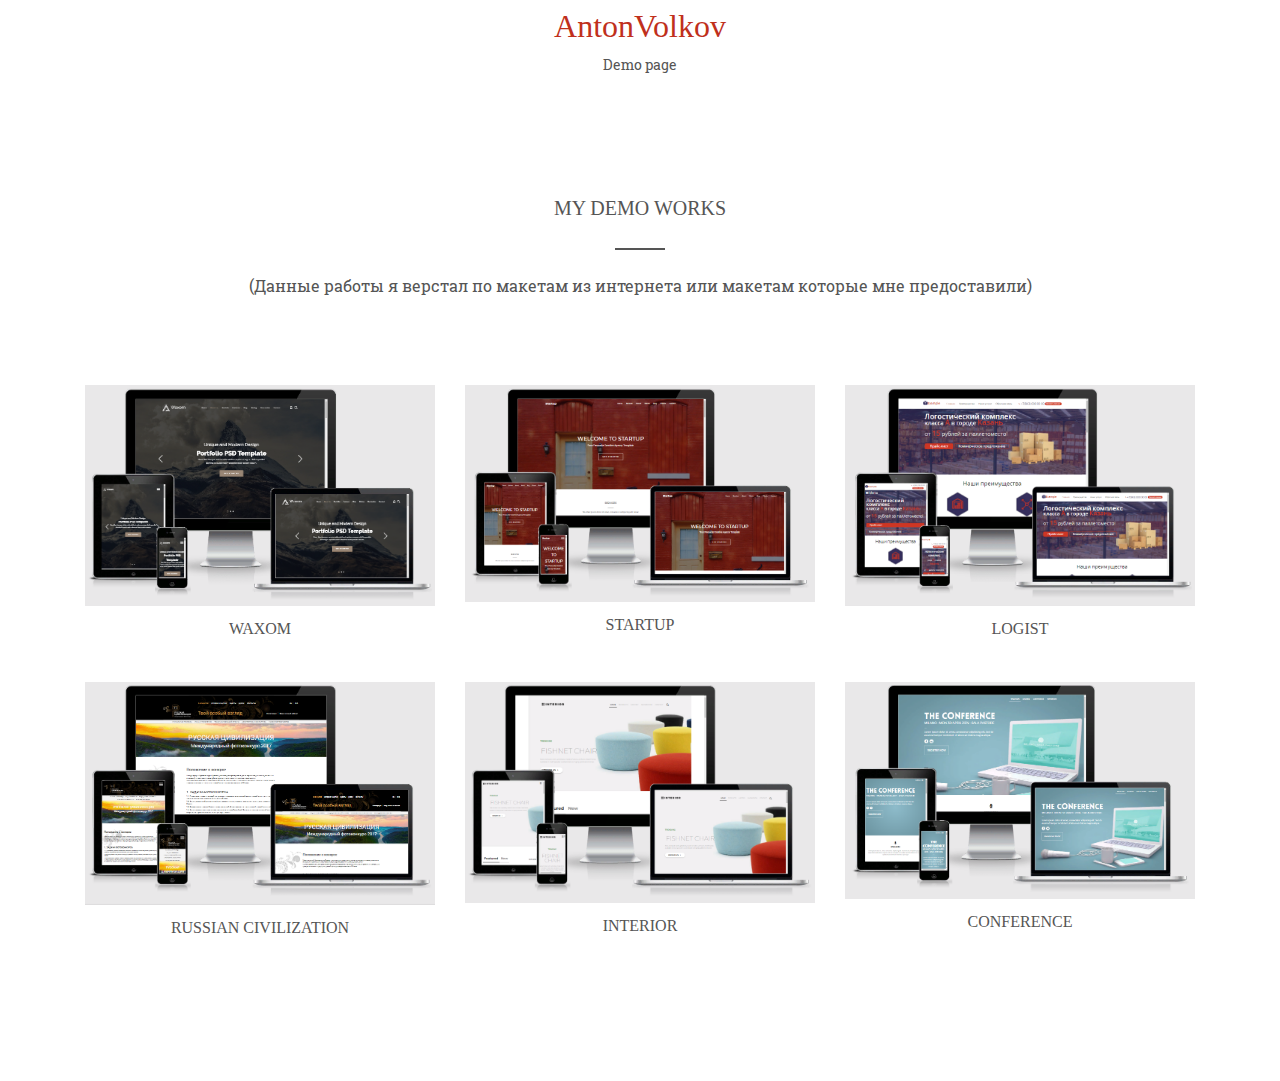
<file: index.html>
<!DOCTYPE html>
<html lang=ru>
<head>
    <meta charset="UTF-8">
    <meta name="viewport" content="width=device-width, initial-scale=1.0">
    <meta http-equiv="X-UA-Compatible" content="ie=edge">
    <title>AntonVolkov</title>
    <link rel="stylesheet" href="startup/css/main.min.css">
    <style>
        .h{
            text-align: center;
        }
        .h__title{
            text-transform: none;
            color: #c0301c;
            font-size: 32px;
        }
        .demo__item{
            display: block;
            margin-bottom: 30px;
            text-align: center;
        }
        .demo__title{
            padding: 10px;
        }
        .demo__cover img{
            width: 100%;
        }
    </style>
</head>
<body>
    <header class="h">
        <h1 class="h__title">AntonVolkov</h1>
        <p class="h__desc">Demo page</p>
    </header>
    <main class="content flex-grow">
		<section class="content__section demo section">
			<div class="container">
				<header class="section__header">
					<h2 class="section__title">My demo works</h2>
					<hr class="dash">
					<p class="section__desc">(Данные работы я верстал по макетам из интернета или макетам которые мне предоставили)</p>
				</header>
				<div class="row section__content">
					<div class="col-md-4">
						<a href="/waxom/" class="demo__item">
                            <div class="demo__cover">
                                <img src="img/Screenshot_5.png" alt="Waxom">
                            </div>
                            <div class="demo__text">
                                <h3 class="demo__title">Waxom</h3>
                            </div>
                        </a>
					</div>
					<div class="col-md-4">
						<a href="/startup/" class="demo__item">
                            <div class="demo__cover">
                                <img src="img/Screenshot_6.png" alt="Startup">
                            </div>
                            <div class="demo__text">
                                <h3 class="demo__title">Startup</h3>
                            </div>
                        </a>
					</div>
					<div class="col-md-4">
						<a href="/logist/" class="demo__item">
                            <div class="demo__cover">
                                <img src="img/Screenshot_1.png" alt="Logist">
                            </div>
                            <div class="demo__text">
                                <h3 class="demo__title">Logist</h3>
                            </div>
                        </a>
					</div>
					<div class="col-md-4">
						<a href="/ruscivil/" class="demo__item">
                            <div class="demo__cover">
                                <img src="img/Screenshot_7.png" alt="Russian civilization">
                            </div>
                            <div class="demo__text">
                                <h3 class="demo__title">Russian civilization</h3>
                            </div>
                        </a>
					</div>
					<div class="col-md-4">
						<a href="/interior/" class="demo__item">
                            <div class="demo__cover">
                                <img src="img/Screenshot_4.png" alt="Interior">
                            </div>
                            <div class="demo__text">
                                <h3 class="demo__title">Interior</h3>
                            </div>
                        </a>
					</div>
					<div class="col-md-4">
						<a href="/conference/" class="demo__item">
                            <div class="demo__cover">
                                <img src="img/Screenshot_2.png" alt="Conference">
                            </div>
                            <div class="demo__text">
                                <h3 class="demo__title">Conference</h3>
                            </div>
                        </a>
					</div>
				</div>
			</div>
        </section>
    </main>
</body>
</html>
</file>
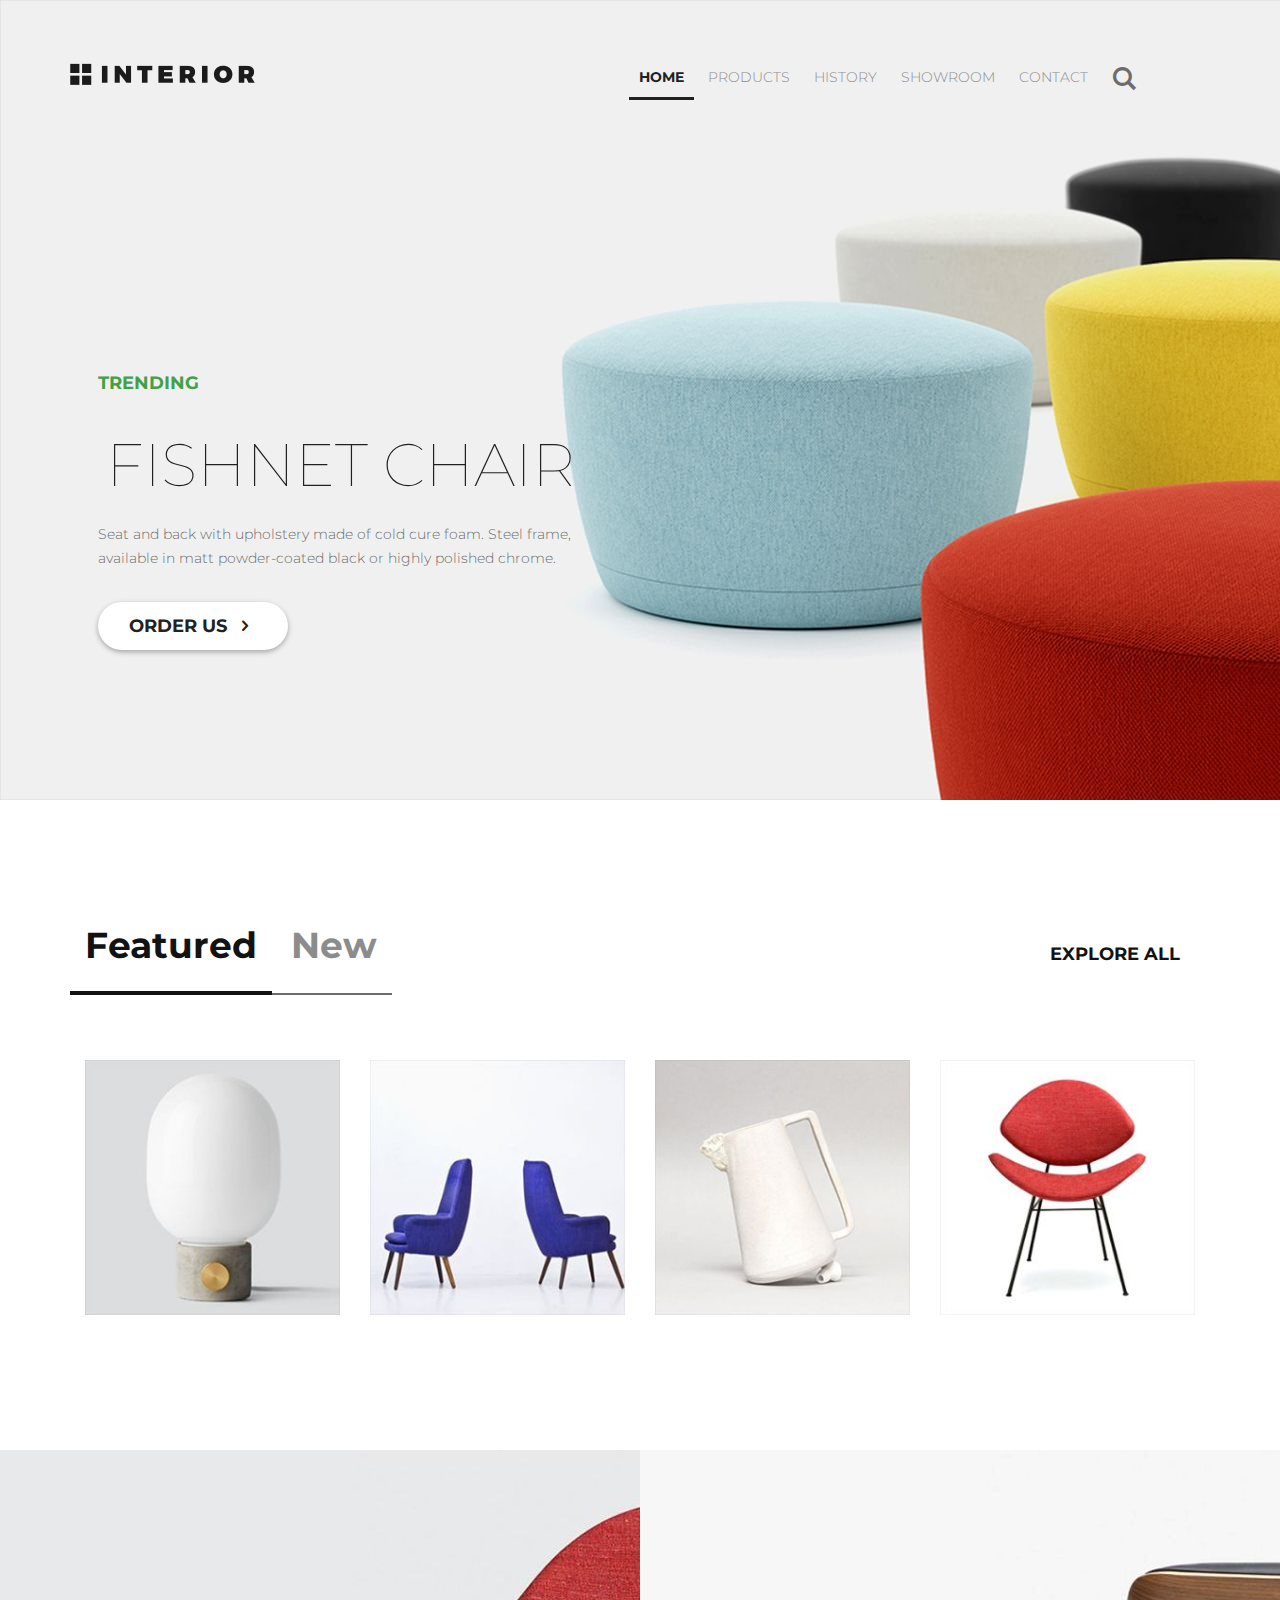
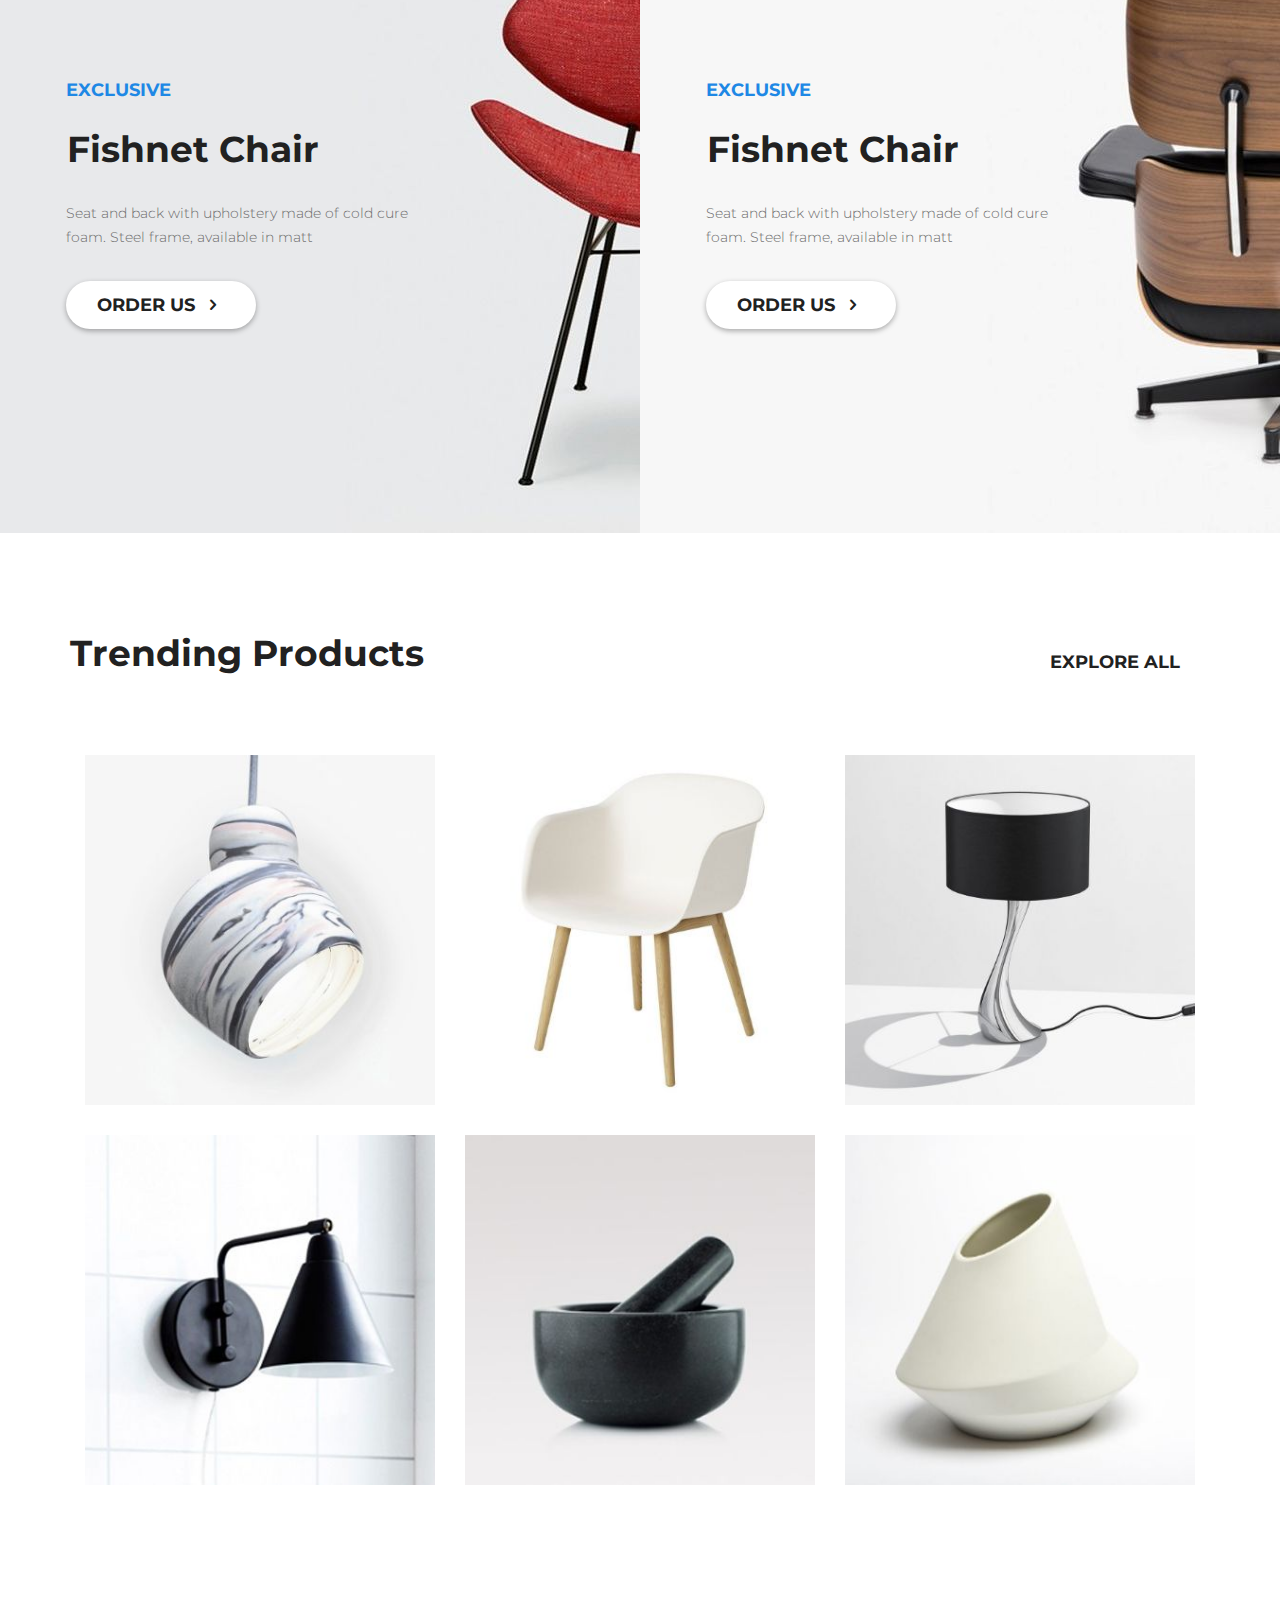
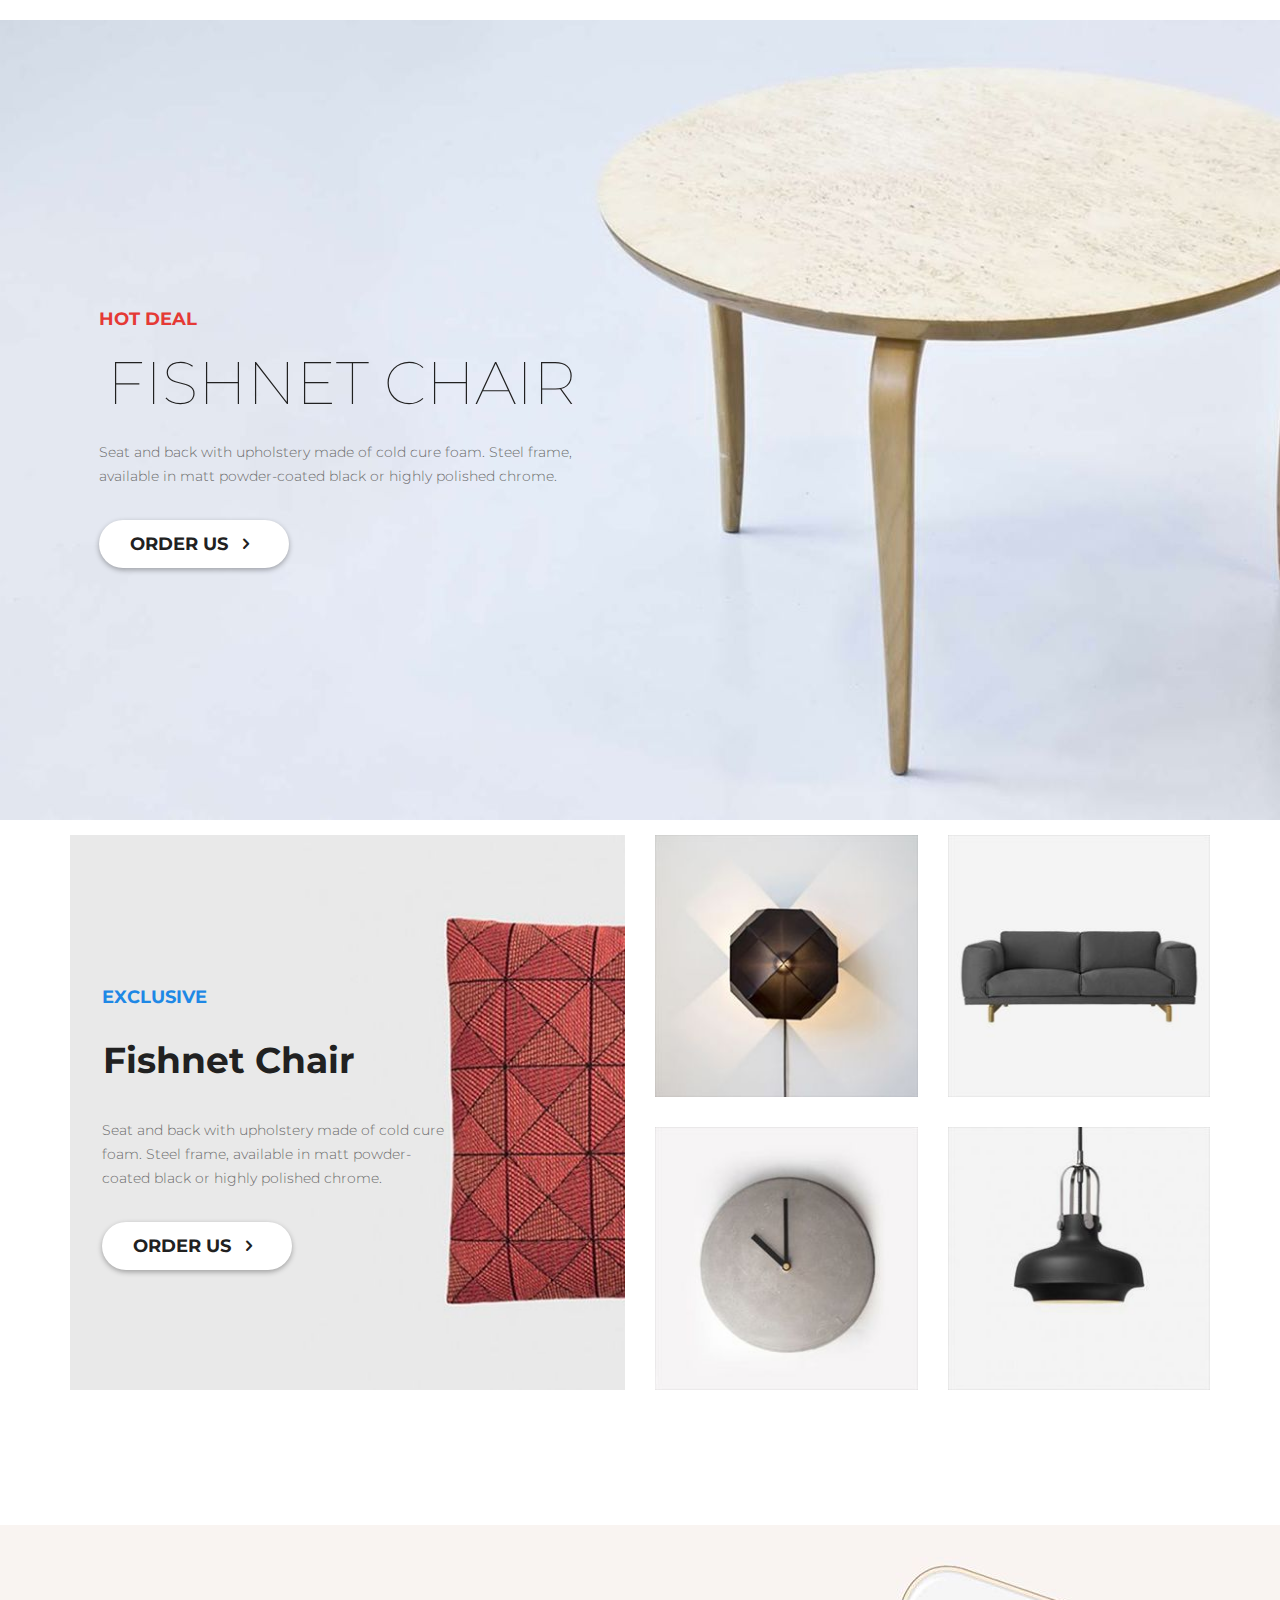
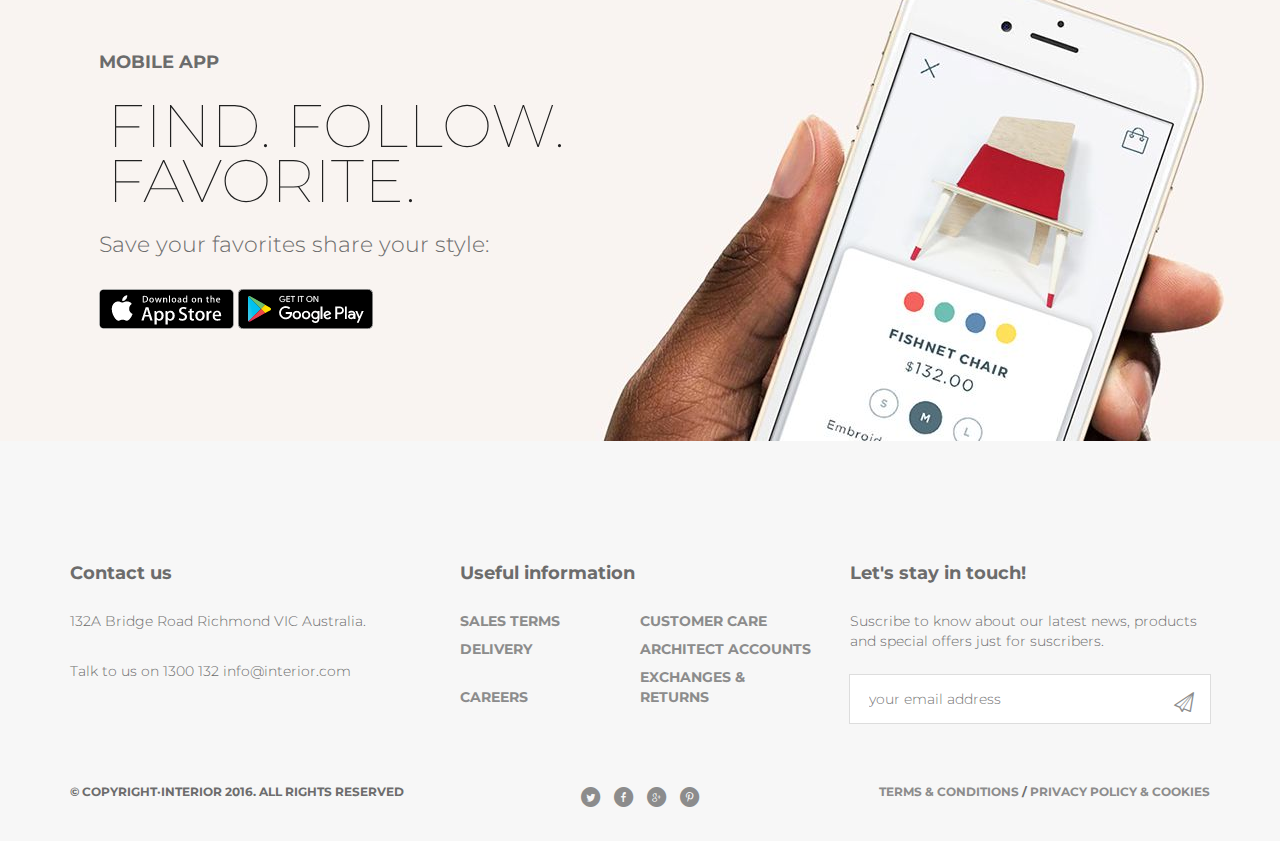
<file: interior/index.html>
<!DOCTYPE html>
<html lang="ru">
<head>
    <meta charset="UTF-8">
    <meta name="viewport" content="width=device-width, initial-scale=1.0">
    <meta http-equiv="X-UA-Compatible" content="ie=edge">
    <title>INTERIOR - Home page</title>
    <link href="https://fonts.googleapis.com/css?family=Montserrat:100,300,700" rel="stylesheet">
    <link href="https://fonts.googleapis.com/css?family=Montserrat:100,300,700" rel="stylesheet">
    <link rel="stylesheet" href="css/bootstrap.min.css">
    <link rel="stylesheet" href="css/styles.css">
    <link rel="stylesheet" href="css/font-icon.css">
    <link rel="stylesheet" href="css/media.css">
</head>
<body>
    <div class="wrapper">
        <header  class="header slide header__slide clearfix" style="background-image: url(img/header-1.jpg);">
            <div class="container">
                <nav class="header__nav nav clearfix">
                    <div class="logo nav__logo">
                        <a class="logo__link" href="index.html">
                            <img src="img/logo.png" alt="Логотип">
                        </a>
                    </div>
                    <button class="nav__gamb hidden-md hidden-lg">
                        <i class="icon-menu"></i>
                    </button>
                    <div class="nav__wrapper hidden-sm hidden-xs">
                        <ul class="menu nav__menu">
                            <li class="menu__item menu__item--active">
                                <a class="menu__link" href="index.html">Home</a>
                            </li>
                            <li class="menu__item">
                                <a class="menu__link" href="product.html">Products</a>
                            </li>
                            <li class="menu__item">
                                <a class="menu__link" href="#">History</a>
                            </li>
                            <li class="menu__item">
                                <a class="menu__link" href="#">Showroom</a>
                            </li>
                            <li class="menu__item">
                                <a class="menu__link" href="contact.html">Contact</a>
                            </li>
                        </ul>
                        <div class="search nav__search">
                            <input type="text">
                            <button type="button" class="btn-search">
                                <i class="icon-search"></i>
                            </button>
                        </div>
                    </div>
                </nav>
            </div>
            <div class="slide__text header__text">
                <!-- Мне кажется здесь не должно быть тегов заголовков, ну или хотябы не h1 так как это слайдер, и получеется сразу несколько текгов h1 подряд -->
                <h2  class="slide__label">Trending</h2>
                <h1  class="slide__title">Fishnet chair</h1>
                <p class="slide__description">Seat and back with upholstery made of cold cure foam. Steel frame, available in matt powder-coated black or highly polished
                chrome.</p>
                <a href="#" class="btn">Order us <i class="icon-right-open"></i></a>
            </div>
            <ul class="slider__nav">
                <li class="slider__nav-item"><a href="#" class="slider__nav-link"></a></li>
                <li class="slider__nav-item slider__nav-item--active"><a href="#" class="slider__nav-link"></a></li>
                <li class="slider__nav-item"><a href="#" class="slider__nav-link"></a></li>
            </ul>
        </header>

        <main class="content">
            <div class="container">
                <section class="product">
                    <div class="products-1__nav clearfix">
                        <ul class="products-1__tabs-nav">
                            <li class="products-1__tab-link products-1__tab-link--active"><a href="#">Featured</a></li>
                            <li class="products-1__tab-link"><a href="#">New</a></li>
                        </ul>
                        <a href="#" class="products-1__all-link">Explore all <i class="icon-right-open"></i></a>
                    </div>
                    <ul class="product__list product__list--mini">
                        <li class="col-md-3 col-sm-6">
                            <a class="product__item" href="deails.html">
                                <img src="img/p11.jpg" alt="" class="product__img">
                                <div class="product__text">
                                    <span href="#" class="btn btn--circle  product__btn">
                                        <i class="icon-right-open"></i>
                                    </span>
                                    <h3 class="product__title">Fishnet chair</h3>
                                    <p>Seat and back with upholstery made of cold cure foam</p>
                                </div>
                            </a>
                        </li>
                        <li class="col-md-3 col-sm-6">
                            <a class="product__item" href="deails.html">
                                <img src="img/p12.jpg" alt="" class="product__img">
                                <div class="product__text">
                                    <span href="#" class="btn btn--circle  product__btn">
                                        <i class="icon-right-open"></i>
                                    </span>
                                    <h3 class="product__title">Fishnet chair</h3>
                                    <p>Seat and back with upholstery made of cold cure foam</p>
                                </div>
                            </a>
                        </li>
                        <li class="col-md-3 col-sm-6">
                            <a class="product__item" href="deails.html">
                                <img src="img/p13.jpg" alt="" class="product__img">
                                <div class="product__text">
                                    <span href="#" class="btn btn--circle  product__btn">
                                        <i class="icon-right-open"></i>
                                    </span>
                                    <h3 class="product__title">Fishnet chair</h3>
                                    <p>Seat and back with upholstery made of cold cure foam</p>
                                </div>
                            </a>
                        </li>
                        <li class="col-md-3 col-sm-6">
                            <a class="product__item" href="deails.html">
                                <img src="img/p14.jpg" alt="" class="product__img">
                                <div class="product__text">
                                    <span href="#" class="btn btn--circle  product__btn">
                                        <i class="icon-right-open"></i>
                                    </span>
                                    <h3 class="product__title">Fishnet chair</h3>
                                    <p>Seat and back with upholstery made of cold cure foam</p>
                                </div>
                            </a>
                        </li>
                    </ul>
                    <div class="clearfix"></div>
                </section>
            </div>

            <div class="container-fluid">
                <section class="exclusive row">
                    <div class="exclusive__item slide col-sm-6" style="background-image: url(img/e1.jpg);">
                        <div class="slide__text exclusive__text">
                            <h4 class="slide__label slide__label--blue">Exclusive</h4>
                            <h3 class="slide__title slide__title--fz36px">Fishnet chair</h3>
                            <p class="slide__description">Seat and back with upholstery made of cold cure foam. Steel frame, available in matt</p>
                            <a href="#" class="btn">Order us
                                <i class="icon-right-open"></i>
                            </a>
                        </div>
                    </div>
                    <div class="exclusive__item slide col-sm-6" style="background-image: url(img/e2.jpg);">
                        <div class="slide__text exclusive__text">
                            <h4 class="slide__label slide__label--blue">Exclusive</h4>
                            <h3 class="slide__title slide__title--fz36px">Fishnet chair</h3>
                            <p class="slide__description">Seat and back with upholstery made of cold cure foam. Steel frame, available in matt</p>
                            <a href="#" class="btn">Order us
                                <i class="icon-right-open"></i>
                            </a>
                        </div>
                    </div>
                </section>
            </div>

            <div class="container">
                <section class="product">
                    <header class="product__header clearfix">
                        <h3 class="product__heading">Trending Products</h3>
                        <a href="#" class="product__all-link">Explore all
                            <i class="icon-right-open"></i>
                        </a>
                    </header>
                    <ul class="product__list">
                        <li class="col-md-4 col-sm-6">
                            <a href="#" class="product__item">
                                <img src="img/t1.jpg" alt="" class="product__img">
                                <div class="product__text">
                                    <span class="btn btn--circle  product__btn">
                                        <i class="icon-right-open"></i>
                                    </span>
                                    <h3 class="product__title">Fishnet chair</h3>
                                    <p>Seat and back with upholstery made of cold cure foam</p>
                                </div>
                            </a>
                        </li>
                        <li class="col-md-4 col-sm-6">
                            <a href="#" class="product__item">
                                <img src="img/t2.jpg" alt="" class="product__img">
                                <div class="product__text">
                                    <span class="btn btn--circle  product__btn">
                                        <i class="icon-right-open"></i>
                                    </span>
                                    <h3 class="product__title">Fishnet chair</h3>
                                    <p>Seat and back with upholstery made of cold cure foam</p>
                                </div>
                            </a>
                        </li>
                        <li class="col-md-4 col-sm-6">
                            <a href="#" class="product__item">
                                <img src="img/t3.jpg" alt="" class="product__img">
                                <div class="product__text">
                                    <span class="btn btn--circle  product__btn">
                                        <i class="icon-right-open"></i>
                                    </span>
                                    <h3 class="product__title">Fishnet chair</h3>
                                    <p>Seat and back with upholstery made of cold cure foam</p>
                                </div>
                            </a>
                        </li>
                        <li class="col-md-4 col-sm-6">
                            <a href="#" class="product__item">
                                <img src="img/t4.jpg" alt="" class="product__img">
                                <div class="product__text">
                                    <span class="btn btn--circle  product__btn">
                                        <i class="icon-right-open"></i>
                                    </span>
                                    <h3 class="product__title">Fishnet chair</h3>
                                    <p>Seat and back with upholstery made of cold cure foam</p>
                                </div>
                            </a>
                        </li>
                        <li class="col-md-4 col-sm-6">
                            <a href="#" class="product__item">
                                <img src="img/t5.jpg" alt="" class="product__img">
                                <div class="product__text">
                                    <span class="btn btn--circle  product__btn">
                                        <i class="icon-right-open"></i>
                                    </span>
                                    <h3 class="product__title">Fishnet chair</h3>
                                    <p>Seat and back with upholstery made of cold cure foam</p>
                                </div>
                            </a>
                        </li>
                        <li class="col-md-4 col-sm-6">
                            <a href="#" class="product__item">
                                <img src="img/t6.jpg" alt="" class="product__img">
                                <div class="product__text">
                                    <span class="btn btn--circle  product__btn">
                                        <i class="icon-right-open"></i>
                                    </span>
                                    <h3 class="product__title">Fishnet chair</h3>
                                    <p>Seat and back with upholstery made of cold cure foam</p>
                                </div>
                            </a>
                        </li>
                    </ul>
                </section>
            </div>

            <section class="slider hot-deal">
                <ul class="slider__list">
                    <li class="slide" style="background-image: url(img/slide2.jpg)">
                        <div class="slide__text hot-deal__text">
                            <!-- Мне кажется здесь не должно быть тегов заголовков, ну или хотябы не h1 так как это слайдер, и получеется сразу несколько текгов h1 подряд -->
                            <h4 class="slide__label slide__label--red">Hot deal</h2>
                            <h3 class="slide__title">Fishnet chair</h1>
                            <p class="slide__description">Seat and back with upholstery made of cold cure foam. Steel frame, available in matt powder-coated black or highly polished
                                chrome.
                            </p>
                            <a href="#" class="btn">Order us <i class="icon-right-open"></i></a>
                        </div>
                    </li>
                </ul>
                <ul class="slider__nav">
                    <li class="slider__nav-item">
                        <a href="#" class="slider__nav-link"></a>
                    </li>
                    <li class="slider__nav-item slider__nav-item--active">
                        <a href="#" class="slider__nav-link"></a>
                    </li>
                    <li class="slider__nav-item">
                        <a href="#" class="slider__nav-link"></a>
                    </li>
                </ul>
            </section>

            <div class="container">
                <section class="product row">
                    <div class="col-md-6 product__li hidden-xs">
                        <div class="slide product__item product__item--big">
                            <img class="product__img" src="img/s3.jpg" alt="">
                            <div class="slide__text product__text">
                                <!-- Мне кажется здесь не должно быть тегов заголовков, ну или хотябы не h1 так как это слайдер, и получеется сразу несколько текгов h1 подряд -->
                                <h4 class="slide__label slide__label--blue">Exclusive</h2>
                                <h3 class="slide__title slide__title--fz36px">Fishnet chair</h1>
                                <p class="slide__description">Seat and back with upholstery made of cold cure foam. Steel frame, available in matt powder-coated black or highly
                                    polished chrome.
                                </p>
                                <a href="#" class="btn">Order us
                                    <i class="icon-right-open"></i>
                                </a>
                            </div>
                        </div>
                    </div>
                    <div class="col-md-6">
                        <ul class="product__list product__list--mini row">
                            <li class="col-sm-6">
                                <a class="product__item" href="#">
                                    <img src="img/p21.jpg" alt="" class="product__img">
                                    <div class="product__text">
                                        <span href="#" class="btn btn--circle  product__btn">
                                            <i class="icon-right-open"></i>
                                        </span>
                                        <h3 class="product__title">Fishnet chair</h3>
                                        <p>Seat and back with upholstery made of cold cure foam</p>
                                    </div>
                                </a>
                            </li>
                            <li class="col-sm-6">
                                <a class="product__item" href="#">
                                    <img src="img/p22.jpg" alt="" class="product__img">
                                    <div class="product__text">
                                        <span href="#" class="btn btn--circle  product__btn">
                                            <i class="icon-right-open"></i>
                                        </span>
                                        <h3 class="product__title">Fishnet chair</h3>
                                        <p>Seat and back with upholstery made of cold cure foam</p>
                                    </div>
                                </a>
                            </li>
                            <li class="col-sm-6">
                                <a class="product__item" href="#">
                                    <img src="img/p23.jpg" alt="" class="product__img">
                                    <div class="product__text">
                                        <span href="#" class="btn btn--circle  product__btn">
                                            <i class="icon-right-open"></i>
                                        </span>
                                        <h3 class="product__title">Fishnet chair</h3>
                                        <p>Seat and back with upholstery made of cold cure foam</p>
                                    </div>
                                </a>
                            </li>
                            <li class="col-sm-6">
                                <a class="product__item" href="#">
                                    <img src="img/p24.jpg" alt="" class="product__img">
                                    <div class="product__text">
                                        <span href="#" class="btn btn--circle  product__btn">
                                            <i class="icon-right-open"></i>
                                        </span>
                                        <h3 class="product__title">Fishnet chair</h3>
                                        <p>Seat and back with upholstery made of cold cure foam</p>
                                    </div>
                                </a>
                            </li>
                        </ul>   
                    </div>
                </section>
            </div>

            <section class="slide banner" style="background-image: url(img/slide4.jpg);">
                <div class="slide__text banner__text">
                    <!-- Мне кажется здесь не должно быть тегов заголовков, ну или хотябы не h1 так как это слайдер, и получеется сразу несколько текгов h1 подряд -->
                    <h4 class="slide__label slide__label--gray">Mobile app</h2>
                    <h3 class="slide__title">Find. Follow. Favorite.</h1>
                    <p class="slide__description slide__description--fz22px">Save your favorites share your style:
                    </p>
                    <a href="#" class="appstore"></a>
                    <a href="#" class="gplay"></a>
                </div>
            </section>
        </main>      
    </div>
    <footer class="footer">
        <div class="container">
            <div class="row">
                <div class="contact col-md-4">
                    <span class="footer__title">Contact us</span>
                    <p>132A Bridge Road Richmond VIC Australia.</p>
                    <p>Talk to us on 1300 132 info@interior.com</p>
                </div>
                <div class="footer__nav col-md-4">
                    <span class="footer__title">Useful information</span>
                    <ul class="footer__nav">
                        <li>
                            <a href="#">Sales terms</a>
                        </li>
                        <li>
                            <a href="#">Customer care</a>
                        </li>
                        <li>
                            <a href="#">Delivery</a>
                        </li>
                        <li>
                            <a href="#">Architect accounts</a>
                        </li>
                        <li>
                            <a href="#">Careers</a>
                        </li>
                        <li>
                            <a href="#">Exchanges &amp; Returns</a>
                        </li>
                    </ul>
                </div>
                <div class="suscribe col-md-4">
                    <span class="footer__title">Let's stay in touch!</span>
                    <p>Suscribe to know about our latest news, products and special offers just for suscribers.</p>
                    <div class="suscribe-form">
                        <input class="suscribe-form__input" type="email" placeholder="your email address">
                        <button class="suscribe-form__btn">
                            <i class="icon-paper-plane"></i>
                        </button>
                    </div>
    
                </div>
            </div>
            <div class="footer__line row">
                <p class="copy col-md-4">
                    &copy;&nbsp;copyright&middot;interior 2016. All rights reserved
                </p>
                <div class="soc col-md-4">
                    <a href="#" class="icon-twitter-circled"></a>
                    <a href="#" class="icon-facebook-circled"></a>
                    <a href="#" class="icon-gplus-circled"></a>
                    <a href="#" class="icon-pinterest-circled"></a>
                </div>
                <div class="politic col-md-4">
                    <a href="" htef="#">Terms &amp; Conditions</a> /
                    <a href="" htef="#">Privacy policy &amp; Cookies</a>
                </div>
            </div>
        </div>
    </footer>
    <script src="js/jquery-3.3.1.min.js"></script>
    <script src="js/main.js"></script>
</body>
</html>
</file>
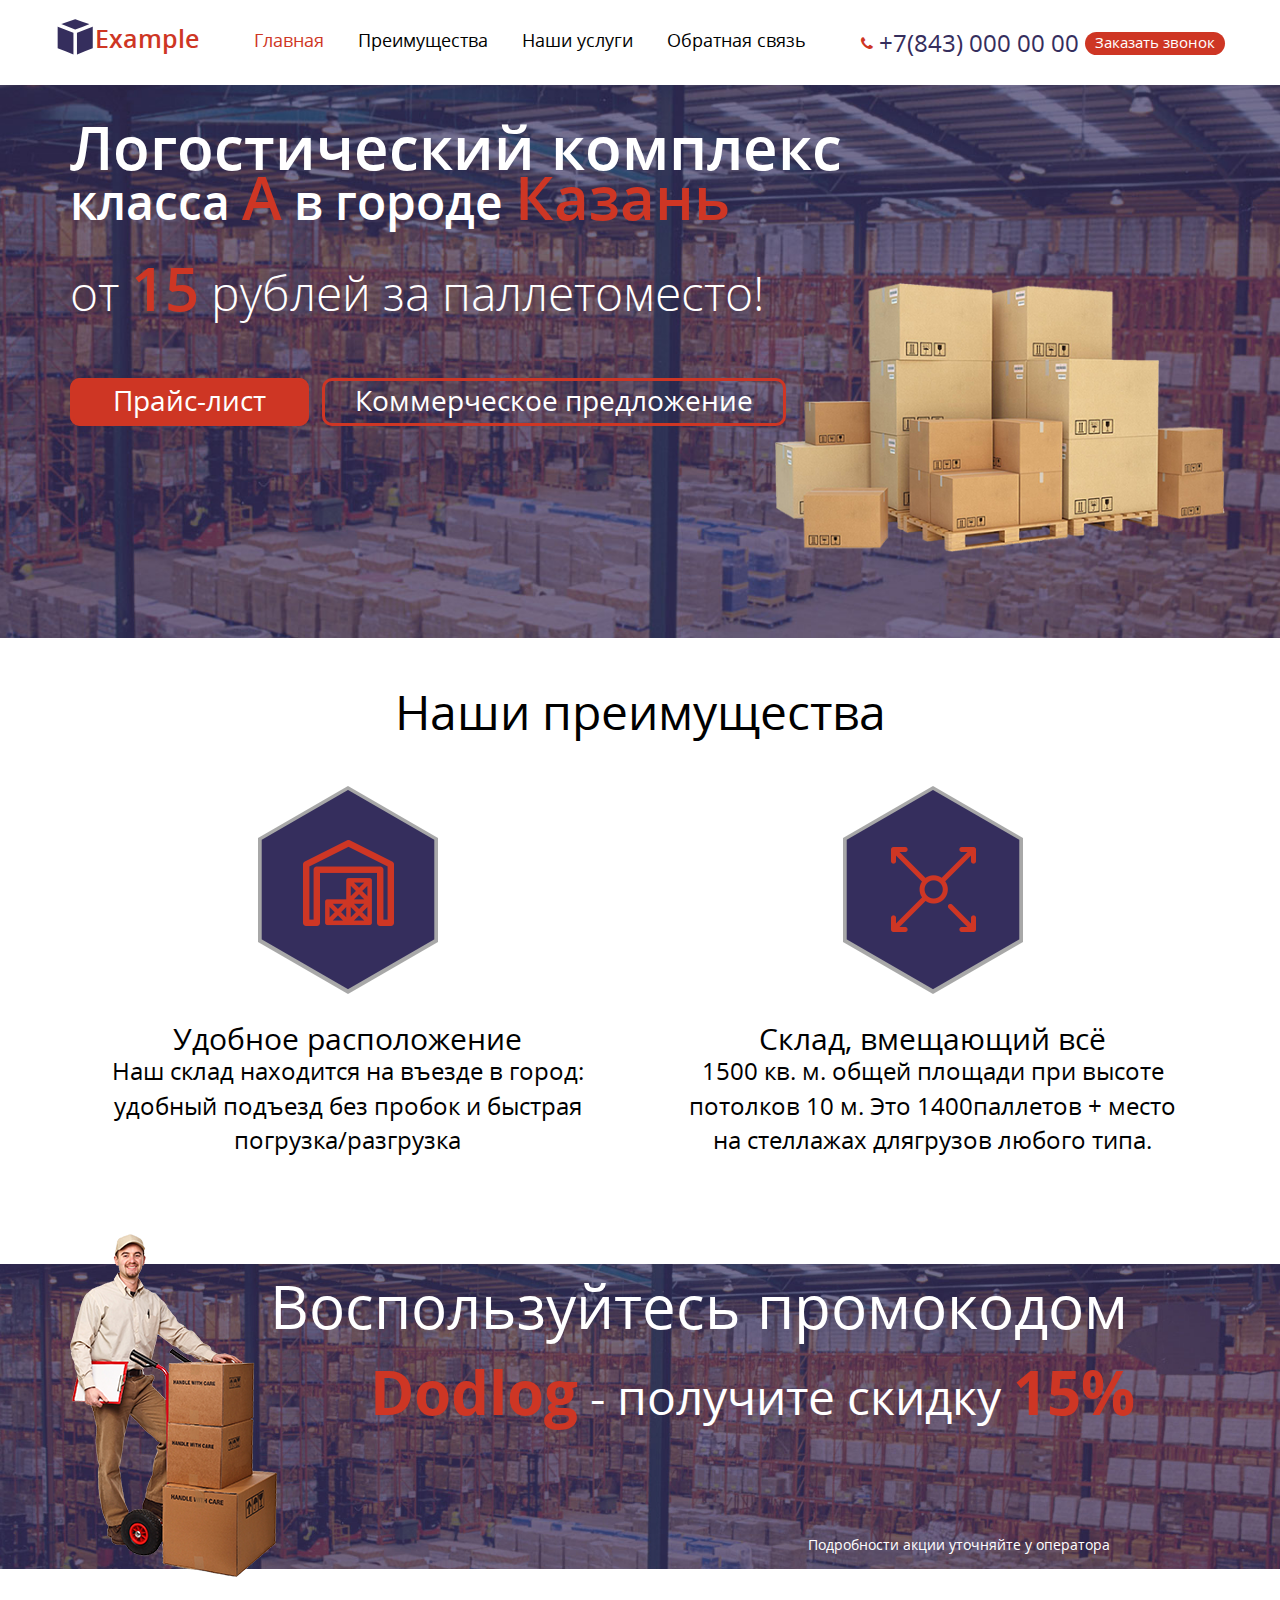
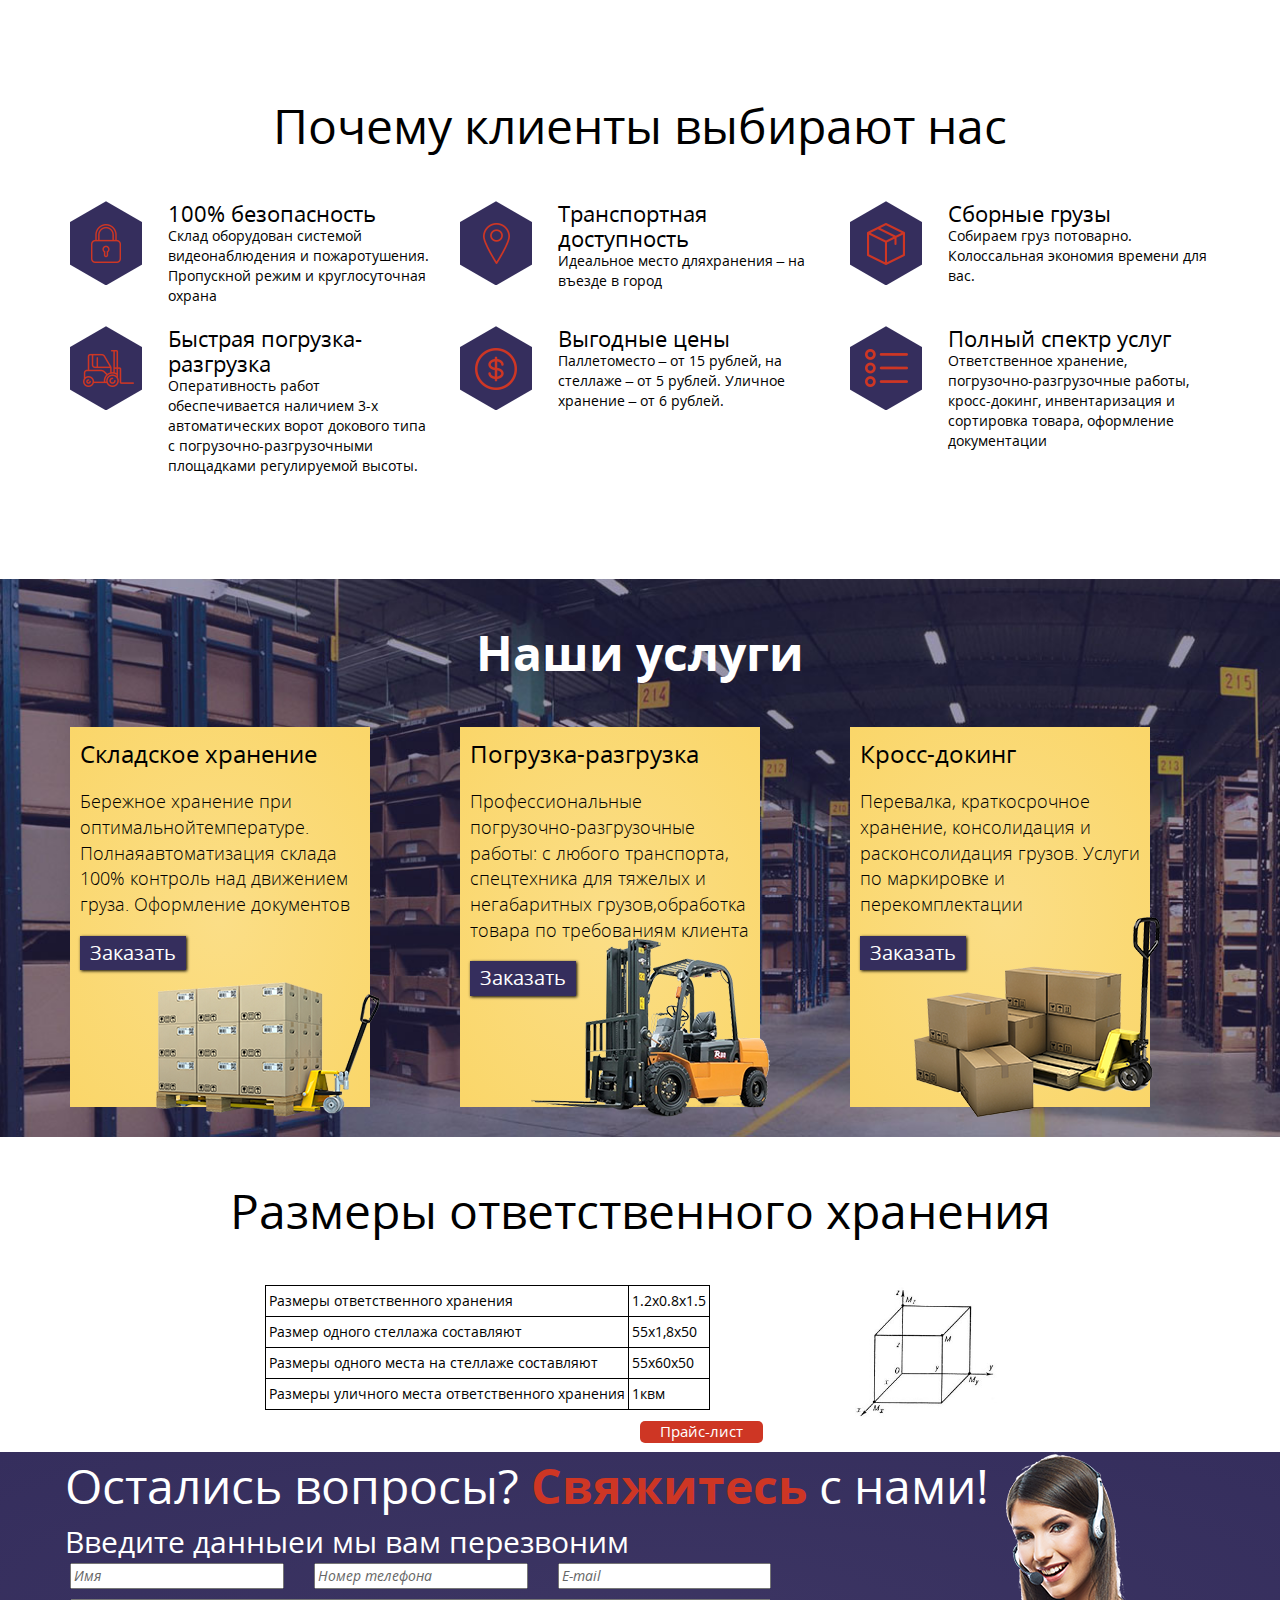
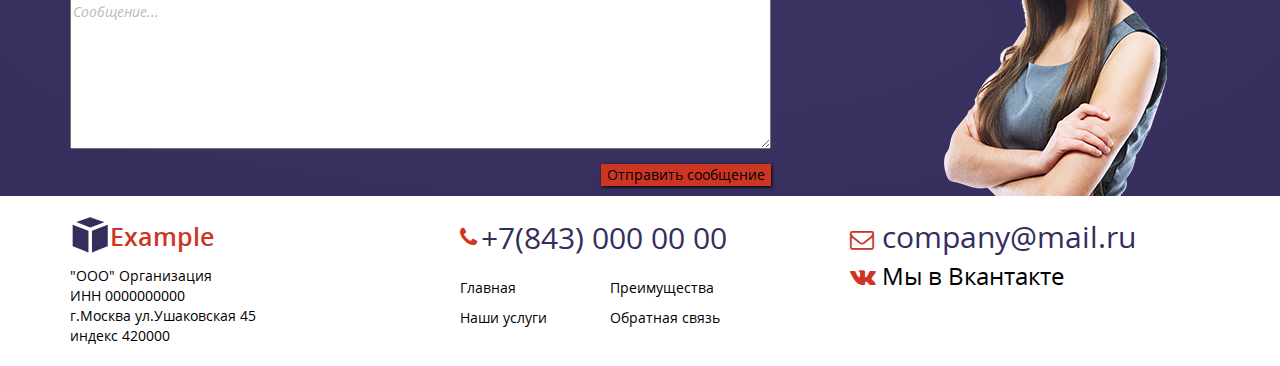
<file: logist/index.html>
<!DOCTYPE html>
<!--[if lt IE 7]><html lang="ru" class="lt-ie9 lt-ie8 lt-ie7"><![endif]-->
<!--[if IE 7]><html lang="ru" class="lt-ie9 lt-ie8"><![endif]-->
<!--[if IE 8]><html lang="ru" class="lt-ie9"><![endif]-->
<!--[if gt IE 8]><!-->
<html lang="ru">
<!--<![endif]-->
<head>
	<meta charset="utf-8" />
	<title>Заголовок</title>
	<meta name="description" content="" />
	<meta http-equiv="X-UA-Compatible" content="IE=edge" />
	<meta name="viewport" content="width=device-width, initial-scale=1.0" />
	<link rel="shortcut icon" href="favicon.png" />
	<link rel="stylesheet" href="libs/bootstrap/bootstrap-grid-3.3.1.min.css" />
	<link rel="stylesheet" href="libs/font-awesome-4.2.0/css/font-awesome.min.css" />
	<link rel="stylesheet" href="css/fonts.css" />
	<link rel="stylesheet" href="css/main.css" />
	<link rel="stylesheet" href="css/media.css" />
</head>
<body>

	<header class="header clearfix">
		<div class="container">
			<div class="row">
				<div class="logo">
					<a href="#">
						<svg version="1.1" id="Слой_1" xmlns="http://www.w3.org/2000/svg" xmlns:xlink="http://www.w3.org/1999/xlink" x="0px" y="0px"
							 viewBox="0 0 1000 1000" style="enable-background:new 0 0 1000 1000;" xml:space="preserve">
						<style type="text/css">
							.st0{fill:#352e5d;}
						</style>
						<g id="XMLID_1_">
							<g id="XMLID_8_">
								<path id="XMLID_19_" class="st0" d="M549.3,911.1c0-2.2,0-3.5,0-4.9c0-177,0-354-0.1-531c0-3.3,0.9-4.8,4-6c128.9-51,257.8-102,386.7-153.1
									c1.2-0.5,2.3-0.9,3.9-1.5c0.1,1.5,0.2,2.5,0.2,3.6c0,177.8,0,355.6,0.1,533.5c0,3-1.3,3.9-3.6,4.8c-128.9,51-257.8,102-386.8,153
									C552.5,909.9,551.2,910.3,549.3,911.1z"/>
								<path id="XMLID_18_" class="st0" d="M66.5,755c0-180.2,0-360.2,0-540.4c1.3,0.4,2.4,0.8,3.4,1.2C199.2,267,328.5,318.2,457.9,369.4
									c3.2,1.3,3.2,3.2,3.2,5.8c0,167.5,0,334.9,0,502.4c0,9.8,0,19.5,0,29.3c0,1.2-0.1,2.5-0.2,4.3C329.1,858.9,197.8,807,66.5,755z"/>
								<path id="XMLID_17_" class="st0" d="M152.3,151c20.5-7.1,40.1-14,59.7-20.8c96.6-33.7,193.2-67.3,289.8-101.1c2.5-0.9,4.5-0.8,7,0.1
									c115,40.1,230,80.2,345,120.3c1.2,0.4,2.4,0.9,4,1.5c-2,0.8-3.5,1.5-5.1,2.2c-114.7,45.4-229.5,90.9-344.2,136.3
									c-2.2,0.9-4,0.9-6.2,0.1C387,244,271.8,198.4,156.6,152.7C155.5,152.3,154.3,151.8,152.3,151z"/>
							</g>
						</g>
						</svg><b>Example</b>
					</a>
				</div>
				<nav class="top-nav">
					<button class="btn_top_nav hidden-md hidden-lg"><i class="fa fa-bars" aria-hidden="true"></i></button>
					<ul>
						<li><a href="#home" class="active">Главная</a></li>
						<li><a href="#advantages">Преимущества</a></li>
						<li><a href="#our_services">Наши услуги</a></li>
						<li><a href="#feedback">Обратная связь</a></li>
						<li class="btn_close_nav hidden-md hidden-lg"><i class="fa fa-times" aria-hidden="true"></i> Закрыть</li>
					</ul>
				</nav>
				<div class="contact">
					<p><i class="fa fa-phone" aria-hidden="true"></i> <a href="tel://+7(843) 000 00 00"><span>+7(843) 000 00 00</span></a> <button class="open-window-call">Заказать звонок</button></p>
					
				</div>
			</div>
		</div>
	</header>

	<section class="block1" id="home">
		<div class="container">
			<div class="row">
				<div class="col-lg-12 img">
					<div class="block1-nav">
						<button class="btn_block1_nav"><i class="fa fa-bars" aria-hidden="true"></i> Меню</button>
						<ul>
							<li><a href="#home" class="active">Главная</a></li>
							<li><a href="#advantages">Преимущества</a></li>
							<li><a href="#our_services">Наши услуги</a></li>
							<li><a href="#feedback">Обратная связь</a></li>

						<li class="btn_close_nav hidden-md hidden-lg"><i class="fa fa-times" aria-hidden="true"></i> Закрыть</li>
						</ul>
					</div>
				
					<h1>Логостический комплекс</h1>
					<h2>класса <b class="cl">А</b> в городе <b>Казань</b></h2>
					<p>от <b>15</b> рублей за паллетоместо!</p>
					<a href="price_list_dodlog.xlsx" class="btn1" target="_blank">Прайс-лист</a> <a href="commercial_offer_dodlog.docx" class="btn2" target="_blank">Коммерческое предложение</a>
					<img src="img/img1.png">
				</div>
			</div>
		</div>
	</section>

	<section class="block2" id="advantages">
		<div class="container">
			<div class="row">
				<div class="col-md-12">
					<h2>Наши преимущества</h2>
				</div>
			</div>
			<div class="row">
				<div class="col-md-6">
					<div class="img"><img src="img/img2.png" alt=""></div>
					<h3>Удобное расположение</h3>
					<p>Наш склад находится на въезде в город: удобный подъезд без пробок и быстрая погрузка/разгрузка</p>
				</div>
				<div class="col-md-6">
					<div class="img"><img src="img/img3.png" alt=""></div>
					<h3>Склад, вмещающий всё</h3>
					<p>1500 кв. м. общей площади при высоте потолков 10 м. Это 1400паллетов + место на стеллажах длягрузов любого типа.</p>
				</div>
			</div>
		</div>
	</section>

	<section class="block3">
		<div class="container">
			<div class="row">
				<div class="col-md-12">
					<p class="b3p1">Воспользуйтесь промокодом</p>
					<p class="b3p2"><b>Dodlog</b> - получите скидку <b>15%</b></p>
					<p class="b3p3">Подробности акции уточняйте у оператора</p>
					<img src="img/img4.png">
				</div>
			</div>
		</div>
	</section>

	<section class="block4">
		<div class="container">
			<div class="row">
				<div class="col-md-12">
					<h2>Почему клиенты выбирают нас</h2>
				</div>
			</div>
			<div class="row">
				<div class="col-md-4">
					<div class="why">
						<div class="row">
							<div class="col-sm-3"><img src="img/img5.png" alt=""></div>
							<div class="col-sm-9">
								<h3>100% безопасность</h3>
								<p>Склад оборудован системой видеонаблюдения и пожаротушения. Пропускной режим и круглосуточная охрана</p>
							</div>
						</div>
					</div>
				</div>
				<div class="col-md-4">
					<div class="why">
						<div class="row">
							<div class="col-sm-3"><img src="img/img6.png" alt=""></div>
							<div class="col-sm-9">
								<h3>Транспортная доступность</h3>
								<p>Идеальное место дляхранения – на въезде в город</p>
							</div>
						</div>
					</div>
				</div>
				<div class="col-md-4">
					<div class="why">
						<div class="row">
							<div class="col-sm-3"><img src="img/img7.png" alt=""></div>
							<div class="col-sm-9">
								<h3>Сборные грузы</h3>
								<p>Собираем груз потоварно. Колоссальная экономия времени для вас.</p>
							</div>
						</div>
					</div>
				</div>
			</div>

			<div class="row">
				<div class="col-md-4">
					<div class="why">
						<div class="row">
							<div class="col-sm-3"><img src="img/img8.png" alt=""></div>
							<div class="col-sm-9">
								<h3>Быстрая погрузка-разгрузка</h3>
								<p>Оперативность работ обеспечивается наличием 3-х автоматических ворот докового типа с погрузочно-разгрузочными площадками регулируемой высоты.</p>
							</div>
						</div>
					</div>
				</div>
				<div class="col-md-4">
					<div class="why">
						<div class="row">
							<div class="col-sm-3"><img src="img/img9.png" alt=""></div>
							<div class="col-sm-9">
								<h3>Выгодные цены</h3>
								<p>Паллетоместо – от 15 рублей, на стеллаже – от 5 рублей. Уличное хранение – от 6 рублей.</p>
							</div>
						</div>
					</div>
				</div>
				<div class="col-md-4">
					<div class="why">
						<div class="row">
							<div class="col-sm-3"><img src="img/img10.png" alt=""></div>
							<div class="col-sm-9">
								<h3>Полный спектр услуг</h3>
								<p>Ответственное хранение, погрузочно-разгрузочные работы, кросс-докинг, инвентаризация и сортировка товара, оформление документации</p>
							</div>
						</div>
					</div>
				</div>
			</div>
		</div>
	</section>

	<section class="block5" id="our_services">
		<div class="container">
		<div class="row">
			<h2>Наши услуги</h2>
		</div>
			<div class="row">
				<div class="col-md-4">
					<div class="yblock">
						<h3>Складское хранение</h3>
						<p>Бережное хранение при оптимальнойтемпературе. Полнаяавтоматизация склада 100% контроль над движением груза. Оформление документов</p>
						<button>Заказать</button>
						<img src="img/img11.png" alt="">
					</div>
				</div>
				<div class="col-md-4">
					<div class="yblock">
						<h3>Погрузка-разгрузка</h3>
						<p>Профессиональные погрузочно-разгрузочные работы: с любого транспорта, спецтехника для тяжелых и негабаритных грузов,обработка товара по требованиям клиента</p>
						<button>Заказать</button>
						<img src="img/img12.png" alt="">
					</div>
				</div>
				<div class="col-md-4">
					<div class="yblock">
						<h3>Кросс-докинг</h3>
						<p>Перевалка, краткосрочное хранение, консолидация и расконсолидация грузов. Услуги по маркировке и перекомплектации</p>
						<button>Заказать</button>
						<img src="img/img13.png" alt="">
					</div>
				</div>
			</div>
		</div>
	</section>

	<section class="block6">
		<div class="container">
			<div class="row">
				<div class="col-md-12">
					<h2>Размеры ответственного хранения</h2>
				</div>
			</div>
			<div class="row">
				<div class="col-md-6 col-sm-offset-2 table">
					<table>
						<tr>
							<td>Размеры ответственного хранения</td>
							<td>1.2х0.8х1.5</td>
						</tr>
						<tr>
							<td>Размер одного стеллажа составляют</td>
							<td>55х1,8х50</td>
						</tr>
						<tr>
							<td>Размеры одного места на стеллаже составляют</td>
							<td>55х60х50</td>
						</tr>
						<tr>
							<td>Размеры уличного места ответственного хранения</td>
							<td>1квм</td>
						</tr>
					</table>
					<div class="price">
						<a href="#" target="_blank">Прайс-лист</a>
					</div>
					
				</div>
				<div class="col-sm-4">
					<img src="img/img14.jpg">
				</div>
			</div>
		</div>
	</section>

	<section class="block7" id="feedback">
		<div class="container">
			<div class="row">
				<div class="cpl-md-12 img">
					<h2>Остались вопросы? <b>Свяжитесь</b> с нами!</h2>
					<p>Введите данныеи мы вам перезвоним</p>
					<img src="img/img15.png">
				</div>
			</div>
			<div class="row">
				<div class="col-md-10">
					<form>

					<input type="hidden" name="type" value="zakaz">
						<div class="row">
							<div class="col-md-3"><input name="name" type="text" placeholder="Имя"></div>
							<div class="col-md-3"><input name="email" type="text" placeholder="Номер телефона"></div>
							<div class="col-md-3"><input name="tel" type="text" placeholder="E-mail"></div>
						</div>
						<div class="row">
							<div class="col-md-9">
								<textarea placeholder="Сообщение..." name="msg" id="" cols="30" rows="10"></textarea>
								<div class="btnBlock"><button>Отправить сообщение</button></div>
							</div>
							
						</div>
					</form>
				</div>
			</div>
		</div>
	</section>

	<footer class="footer">
		<div class="container">
			<div class="row">
				<div class="col-md-4">
					<div class="logo-footer">
						<a href="#">
							<svg version="1.1" id="Слой_1" xmlns="http://www.w3.org/2000/svg" xmlns:xlink="http://www.w3.org/1999/xlink" x="0px" y="0px"
								 viewBox="0 0 1000 1000" style="enable-background:new 0 0 1000 1000;" xml:space="preserve">
							<style type="text/css">
								.st0{fill:#352e5d;}
							</style>
							<g id="XMLID_1_">
								<g id="XMLID_8_">
									<path id="XMLID_19_" class="st0" d="M549.3,911.1c0-2.2,0-3.5,0-4.9c0-177,0-354-0.1-531c0-3.3,0.9-4.8,4-6c128.9-51,257.8-102,386.7-153.1
										c1.2-0.5,2.3-0.9,3.9-1.5c0.1,1.5,0.2,2.5,0.2,3.6c0,177.8,0,355.6,0.1,533.5c0,3-1.3,3.9-3.6,4.8c-128.9,51-257.8,102-386.8,153
										C552.5,909.9,551.2,910.3,549.3,911.1z"/>
									<path id="XMLID_18_" class="st0" d="M66.5,755c0-180.2,0-360.2,0-540.4c1.3,0.4,2.4,0.8,3.4,1.2C199.2,267,328.5,318.2,457.9,369.4
										c3.2,1.3,3.2,3.2,3.2,5.8c0,167.5,0,334.9,0,502.4c0,9.8,0,19.5,0,29.3c0,1.2-0.1,2.5-0.2,4.3C329.1,858.9,197.8,807,66.5,755z"/>
									<path id="XMLID_17_" class="st0" d="M152.3,151c20.5-7.1,40.1-14,59.7-20.8c96.6-33.7,193.2-67.3,289.8-101.1c2.5-0.9,4.5-0.8,7,0.1
										c115,40.1,230,80.2,345,120.3c1.2,0.4,2.4,0.9,4,1.5c-2,0.8-3.5,1.5-5.1,2.2c-114.7,45.4-229.5,90.9-344.2,136.3
										c-2.2,0.9-4,0.9-6.2,0.1C387,244,271.8,198.4,156.6,152.7C155.5,152.3,154.3,151.8,152.3,151z"/>
								</g>
							</g>
							</svg><b>Example</b>
						</a>
					</div>
					<span>"ООО" Организация</span><br>
					<span>ИНН 0000000000</span><br>
					<span>г.Москва ул.Ушаковская  45</span><br>
					<span>индекс 420000</span>
				</div>
				<div class="col-md-4">
					<p class="footer-contact"><i class="fa fa-phone" aria-hidden="true"></i> <a href="tel://+7(454) 000 00 00"><span>+7(843) 000 00 00</span></a></p>
					<nav class="footer-nav row">
						<div class="col-sm-6"><a href="#home" class="active">Главная</a><a href="#advantages">Наши услуги</a></div>
						<div class="col-sm-6"><a href="#our_services">Преимущества</a><a href="#feedback">Обратная связь</a></div>
					
					</nav>
				</div>
				<div class="col-md-4 soc">
					<div><a href="#"><i class="fa fa-envelope-o" aria-hidden="true"></i> company@mail.ru</a></div>
					<div class="vk"><a href="#"><i class="fa fa-vk" aria-hidden="true"></i> Мы в Вкантакте</a></div>
				</div>
			</div>
		</div>
	</footer>

	<section class="call">
		<div class="cont-form">
			<button class="close-window-call"><i class="fa fa-times" aria-hidden="true"></i> Закрыть</button>
			<h3>Заказать звонок</h3>
			<form action="">
				<input type="hidden" name="type" value="call">
				<input type="text" name="name" placeholder="Имя">
				<input type="text" name="tel" placeholder="Номер телефона">
				<button class="send">Заказать</button>
			</form>
		</div>
	</section>

	<!--[if lt IE 9]>
	<script src="libs/html5shiv/es5-shim.min.js"></script>
	<script src="libs/html5shiv/html5shiv.min.js"></script>
	<script src="libs/html5shiv/html5shiv-printshiv.min.js"></script>
	<script src="libs/respond/respond.min.js"></script>
	<![endif]-->
	<script src="libs/jquery/jquery-1.11.1.min.js"></script>
	<script src="libs/jquery-mousewheel/jquery.mousewheel.min.js"></script>
	<script src="libs/waypoints/waypoints-1.6.2.min.js"></script>
	<script src="libs/scrollto/jquery.scrollTo.min.js"></script>
	<script src="libs/landing-nav/navigation.js"></script>
	<script src="js/common.js"></script>
	<!-- Yandex.Metrika counter --><!-- /Yandex.Metrika counter -->
	<!-- Google Analytics counter --><!-- /Google Analytics counter -->
</body>
</html>
</file>
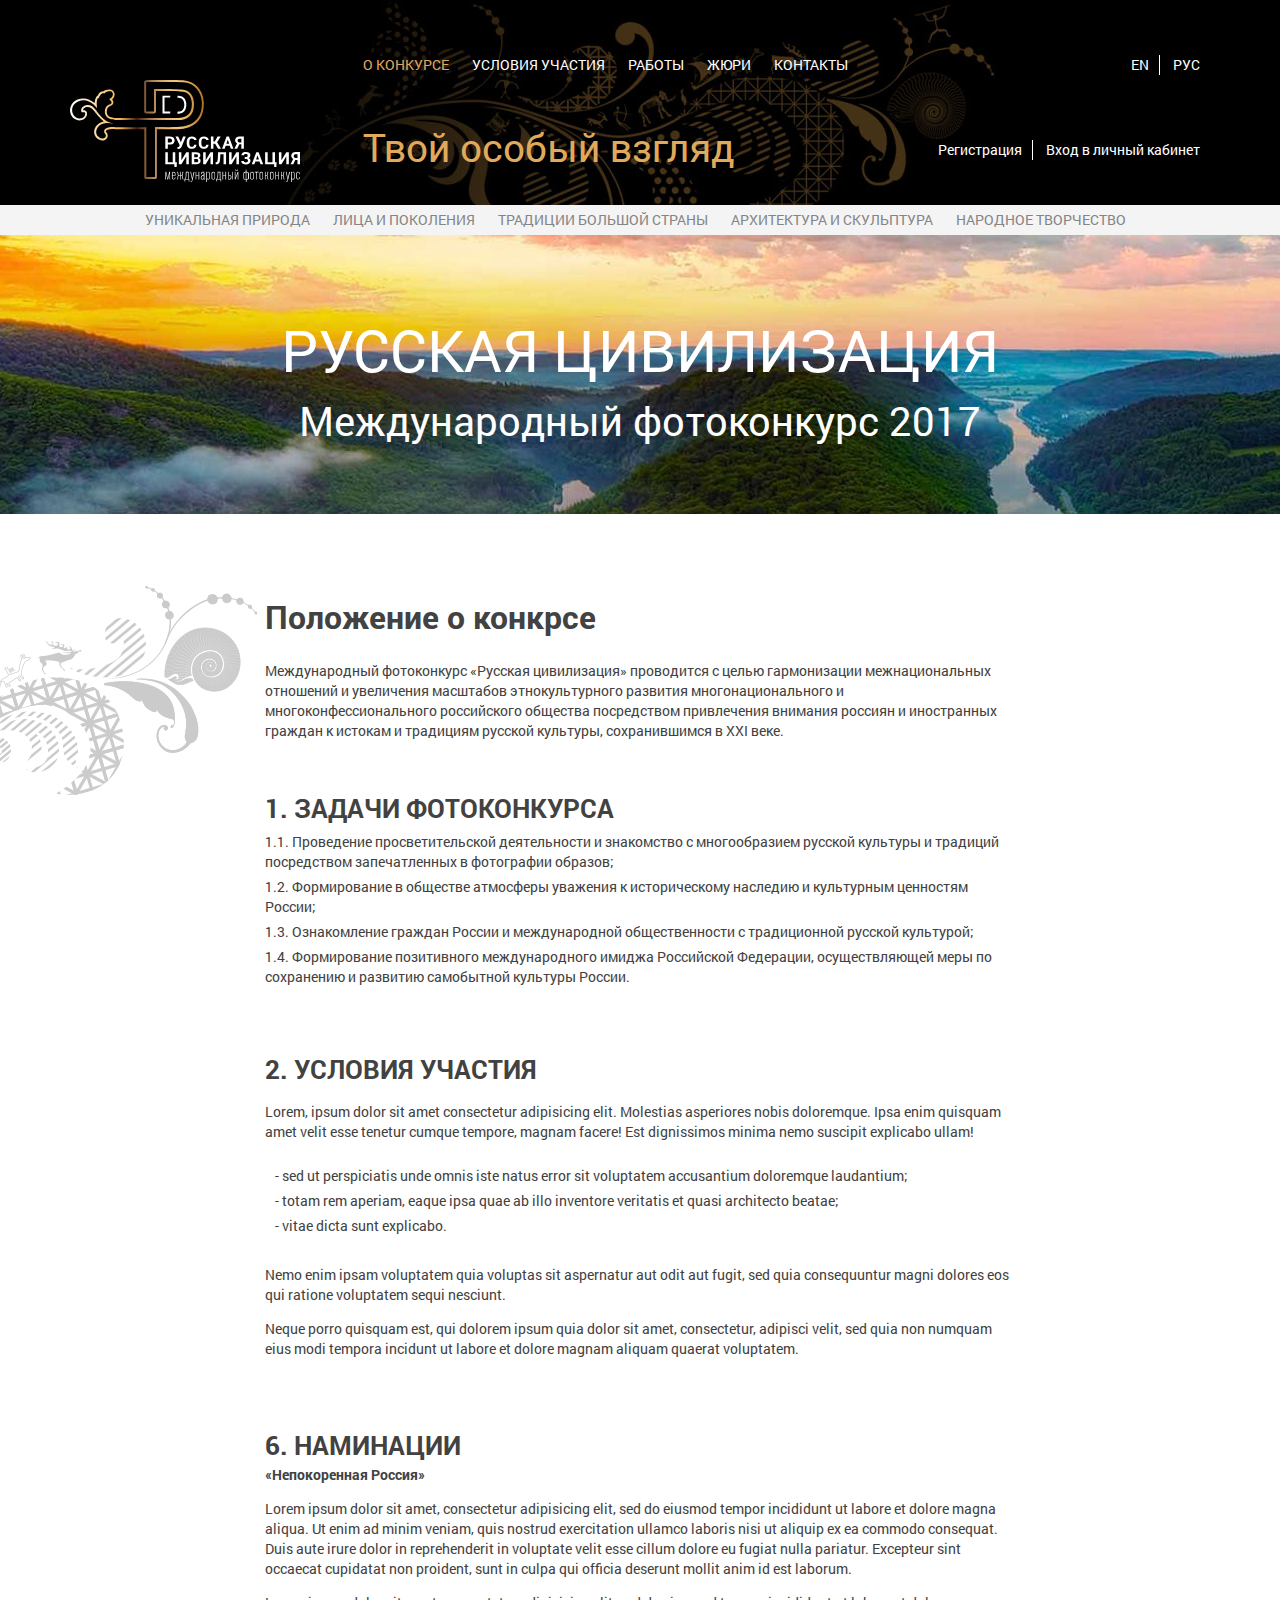
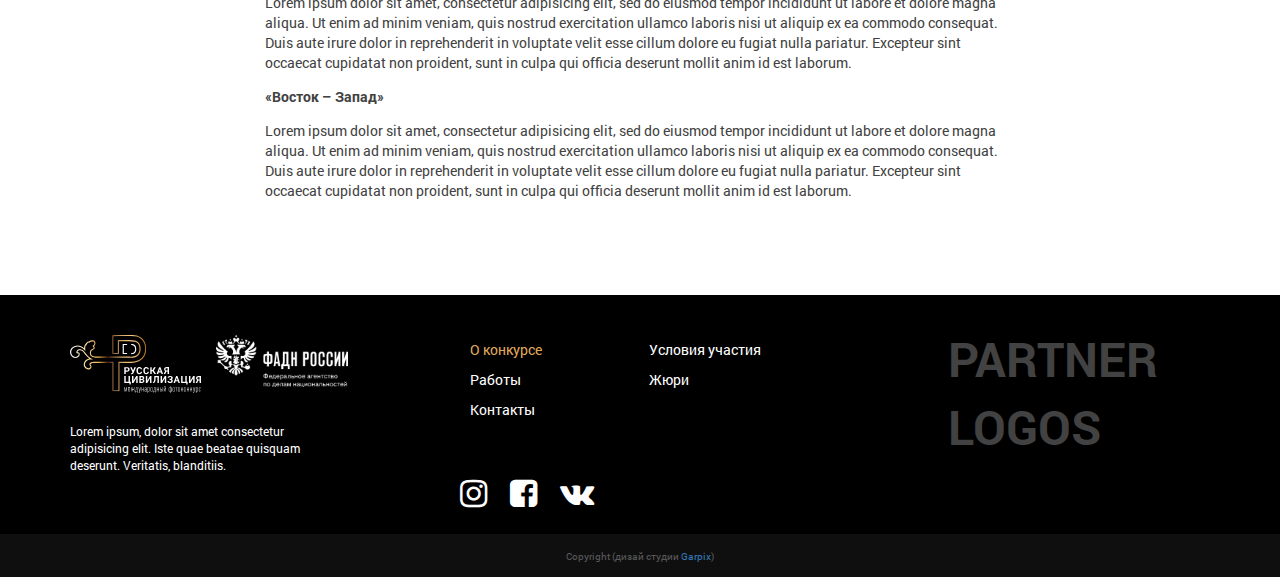
<file: ruscivil/index.html>
<!DOCTYPE html>
<html lang="en">
<head>
    <meta charset="UTF-8">
    <meta name="viewport" content="width=device-width, initial-scale=1.0">
    <meta http-equiv="X-UA-Compatible" content="ie=edge">
    <title>Русская цивилизация - Положение о конкурсе</title>
    <link rel="stylesheet" href="assets/lib/font-awesome/css/font-awesome.min.css">
    <link rel="stylesheet" href="styles/main.css">
</head>
<body class="page">
    <header class="header">
        <div class="header__main-line">
            <div class="container">
                <div class="row">
                    <div class="col-md-3">
                        <div class="logo header__logo">
                            <a class="link logo__link" href="#">
                                <img class="logo__img" src="assets/img/logo.svg" alt="Логотип русская цивилизация">
                            </a>
                        </div>
                        <div class="btn toggle-popup header__toggle hidden-md hidden-lg"><i class="fa fa-bars" aria-hidden="true"></i></div>
                        <div class="popup header__popup hidden-md hidden-lg">
                            <div class="popup__container">
                                <div class="btn popup__close"><i class="fa fa-times" aria-hidden="true"></i></div>
                                <ul class="menu popup__lang menu--separator">
                                    <li class="menu__item">
                                        <a class="link link--uppercase menu__link" href="#">En</a>
                                    </li>
                                    <li class="menu__item">
                                        <a class="link link--uppercase menu__link" href="#">Рус</a>
                                    </li>
                                </ul>
                                <ul class="menu popup__menu menu--mobi-vertical">
                                    <li class="menu__item">
                                        <a class="link link--uppercase menu__link menu__link--active" href="#">О конкурсе</a>
                                    </li>
                                    <li class="menu__item">
                                        <a class="link link--uppercase menu__link" href="#">Условия участия</a>
                                    </li>
                                    <li class="menu__item">
                                        <a class="link link--uppercase menu__link" href="#">Работы</a>
                                    </li>
                                    <li class="menu__item">
                                        <a class="link link--uppercase menu__link" href="#">Жюри</a>
                                    </li>
                                    <li class="menu__item">
                                        <a class="link link--uppercase menu__link" href="#">Контакты</a>
                                    </li>
                                </ul>
                                <ul class="menu popup__user menu--separator ">
                                    <li class="menu__item">
                                        <a class="link menu__link" href="#">Регистрация</a>
                                    </li>
                                    <li class="menu__item">
                                        <a class="link menu__link" href="#">Вход в личный кабинет</a>
                                    </li>
                                </ul>
                            </div>
                        </div>
                    </div>
                    <div class="col-md-9 hidden-sm hidden-xs">
                        <div class="row">
                            <div class="col-xs-12 clearfix">
                                <nav class="navigation header__navigation">
                                    <ul class="menu navigation__menu--position_left">
                                        <li class="menu__item">
                                            <a class="link link--uppercase menu__link menu__link--active" href="#">О конкурсе</a>
                                        </li>
                                        <li class="menu__item">
                                            <a class="link link--uppercase menu__link" href="#">Условия участия</a>
                                        </li>
                                        <li class="menu__item">
                                            <a class="link link--uppercase menu__link" href="#">Работы</a>
                                        </li>
                                        <li class="menu__item">
                                            <a class="link link--uppercase menu__link" href="#">Жюри</a>
                                        </li>
                                        <li class="menu__item">
                                            <a class="link link--uppercase menu__link" href="#">Контакты</a>
                                        </li>
                                    </ul>
                                    <ul class="menu navigation__menu--position_right menu--separator">
                                        <li class="menu__item">
                                            <a class="link link--uppercase menu__link" href="#">En</a>
                                        </li>
                                        <li class="menu__item">
                                            <a class="link link--uppercase menu__link" href="#">Рус</a>
                                        </li>
                                    </ul>
                                </nav>
                                
                            </div>
                            <div class="col-xs-12">
                                <div class="slogon header__slogan">
                                    Твой особый взгляд
                                </div>
                                <ul class="menu header__menu--position_right menu--separator ">
                                    <li class="menu__item">
                                        <a class="link menu__link" href="#">Регистрация</a>
                                    </li>
                                    <li class="menu__item">
                                        <a class="link menu__link" href="#">Вход в личный кабинет</a>
                                    </li>
                                </ul>
                            </div>
                        </div>
                    </div>
                </div>
            </div>
        </div>
        <div class="header__bottom-line">
            <div class="container">
                <ul class="menu menu--silver header__menu--position_center menu--mobi-vertical">
                    <li class="menu__item">
                        <a class="link link--uppercase menu__link" href="#">Уникальная природа</a>
                    </li>
                    <li class="menu__item">
                        <a class="link link--uppercase menu__link" href="#">Лица и поколения</a>
                    </li>
                    <li class="menu__item">
                        <a class="link link--uppercase menu__link" href="#">Традиции большой страны</a>
                    </li>
                    <li class="menu__item">
                        <a class="link link--uppercase menu__link" href="#">Архитектура и скульптура</a>
                    </li>
                    <li class="menu__item">
                        <a class="link link--uppercase menu__link" href="#">Народное творчество</a>
                    </li>
                </ul>
            </div>
        </div>
    </header>
    <div class="cover">
        <div class="container">
            <div class="cover__title">
                Русская цивилизация
            </div>
            <div class="cover__description">
                Международный фотоконкурс 2017
            </div>
        </div>
    </div>
    <main class="main">
        <div class="container">
            <div class="row">
                <div class="col-md-8 col-md-offset-2">
                    <div class="content">
                        <h1 class="content__title">Положение о конкрсе</h1>
                        <div class="content__text">
                            <p class="text">Международный фотоконкурс «Русская цивилизация» проводится с целью гармонизации межнациональных отношений и увеличения масштабов
                            этнокультурного развития многонационального и многоконфессионального российского общества посредством привлечения внимания
                            россиян и иностранных граждан к истокам и традициям русской культуры, сохранившимся в XXI веке.</p>
                            
                            <ol class="list content__list list_number list--level list--level_1">
                                <li class="list__item list__item--counter-bold">
                                    <h2 class="list__title">Задачи фотоконкурса</h2>
                                    <ol class="list list__list list_number list--level list--level_2">
                                        <li class="list__item">Проведение просветительской деятельности и знакомство с многообразием русской культуры и традиций посредством запечатленных
                                        в фотографии образов;
                                        </li>
                                        <li class="list__item">Формирование в обществе атмосферы уважения к историческому наследию и культурным ценностям России;</li>
                                        <li class="list__item">Ознакомление граждан России и международной общественности с традиционной русской культурой;</li>
                                        <li class="list__item">Формирование позитивного международного имиджа Российской Федерации, осуществляющей меры по сохранению и развитию самобытной
                                        культуры России.</li>
                                    </ol>
                                </li>
                                <li class="list__item list__item--counter-bold">
                                    <h2 class="list__title">Условия участия</h2>
                                    <p class="text">Lorem, ipsum dolor sit amet consectetur adipisicing elit. Molestias asperiores nobis doloremque. Ipsa enim quisquam amet velit esse tenetur cumque tempore, magnam facere! Est dignissimos minima nemo suscipit explicabo ullam! </p>
                                    <ul class="list list--style_none">
                                        <li class="list__item">- sed ut perspiciatis unde omnis iste natus error sit voluptatem accusantium doloremque laudantium;</li>
                                        <li class="list__item">- totam rem aperiam, eaque ipsa quae ab illo inventore veritatis et quasi architecto beatae;</li>
                                        <li class="list__item">- vitae dicta sunt explicabo.</li>
                                    </ul>
                                    <p class="text">Nemo enim ipsam voluptatem quia voluptas sit aspernatur aut odit aut fugit, sed quia consequuntur magni dolores eos qui ratione
                                    voluptatem sequi nesciunt.</p>
                                    <p class="text">Neque porro quisquam est, qui dolorem ipsum quia dolor sit amet, consectetur, adipisci velit, sed quia non numquam eius modi
                                    tempora incidunt ut labore et dolore magnam aliquam quaerat voluptatem.</p>
                                </li>
                                <li class="list__item list__item--counter-bold">
                                    <h2 class="list__title">Наминации</h2>
                                    <dl class="list-def">
                                        <dt class="list-def__title">&laquo;Непокоренная Россия&raquo;</dt>
                                        <dd class="list-def__item">
                                            <p class="text">Lorem ipsum dolor sit amet, consectetur adipisicing elit, sed do eiusmod tempor incididunt ut labore et dolore magna aliqua.
                                            Ut enim ad minim veniam, quis nostrud exercitation ullamco laboris nisi ut aliquip ex ea commodo consequat. Duis aute irure
                                            dolor in reprehenderit in voluptate velit esse cillum dolore eu fugiat nulla pariatur. Excepteur sint occaecat cupidatat
                                            non proident, sunt in culpa qui officia deserunt mollit anim id est laborum.</p>
                                            <p class="text">Lorem ipsum dolor sit amet, consectetur adipisicing elit, sed do eiusmod tempor incididunt ut labore et dolore magna aliqua.
                                                Ut enim ad minim veniam, quis nostrud exercitation ullamco laboris nisi ut aliquip ex ea commodo consequat. Duis aute
                                                irure dolor in reprehenderit in voluptate velit esse cillum dolore eu fugiat nulla pariatur. Excepteur sint occaecat
                                                cupidatat non proident, sunt in culpa qui officia deserunt mollit anim id est laborum.</p>
                                        </dd>
                                        <dt class="list-def__title">&laquo;Восток – Запад&raquo;</dt>
                                        <dd class="list-def__item">
                                            <p class="text">Lorem ipsum dolor sit amet, consectetur adipisicing elit, sed do eiusmod tempor incididunt ut labore et dolore magna aliqua.
                                            Ut enim ad minim veniam, quis nostrud exercitation ullamco laboris nisi ut aliquip ex ea commodo consequat. Duis aute
                                            irure dolor in reprehenderit in voluptate velit esse cillum dolore eu fugiat nulla pariatur. Excepteur sint occaecat
                                            cupidatat non proident, sunt in culpa qui officia deserunt mollit anim id est laborum.</p>
                                        </dd>
                                    </dl>
                                </li>
                            </ol>
                        </div>
                    </div>
                </div>
            </div>
        </div>
    </main>
    <footer class="footer page__footer">
        <div class="container">
            <div class="row">
                <div class="col-sm-3">
                    <div class="row">
                        <div class="col-md-6 col-sm-12 col-xs-6 footer__col">
                            <div class="logo footer__logo">
                                <a class="link logo__link" href="#">
                                    <img class="logo__img" src="assets/img/logo.svg" alt="Логотип русская цивилизация">
                                </a>
                            </div>
                        </div>
                        <div class="col-md-6 col-sm-12 col-xs-6 footer__col">
                            <div class="logo footer__logo">
                                <a class="link logo__link" href="#">
                                    <img class="logo__img" src="assets/img/logo2.png" alt="Логотип русская цивилизация">
                                </a>
                            </div>
                        </div>
                        <div class="col-xs-12">
                            <p class="text footer__text text--color_white text--size_small">Lorem ipsum, dolor sit amet consectetur adipisicing elit. Iste quae beatae quisquam deserunt. Veritatis, blanditiis.</p>
                        </div>
                    </div>
                </div>
                <div class="col-sm-4 col-xs-6 col-md-offset-1">
                    <ul class="menu footer__menu menu--column_two  menu--footer">
                        <li class="menu__item">
                            <a class="link menu__link menu__link--active" href="#">О конкурсе</a>
                        </li>
                        <li class="menu__item">
                            <a class="link menu__link" href="#">Условия участия</a>
                        </li>
                        <li class="menu__item">
                            <a class="link menu__link" href="#">Работы</a>
                        </li>
                        <li class="menu__item">
                            <a class="link menu__link" href="#">Жюри</a>
                        </li>
                        <li class="menu__item">
                            <a class="link menu__link" href="#">Контакты</a>
                        </li>
                    </ul>
                    <ul class="menu menu--soc footer__menu">
                        <li class="menu__item">
                            <a class="link menu__link" href="#">
                                <i class="fa fa-instagram" aria-hidden="true"></i>
                            </a>
                        </li>
                        <li class="menu__item">
                            <a class="link menu__link" href="#">
                                <i class="fa fa-facebook-square" aria-hidden="true"></i>
                            </a>
                        </li>
                        <li class="menu__item">
                            <a class="link menu__link" href="#">
                                <i class="fa fa-vk" aria-hidden="true"></i>
                            </a>
                        </li>
                    </ul>
                </div>
                <div class="col-sm-3 col-xs-6 col-md-offset-1">
                    <div class="partner-logos footer__partner-logos">
                        <strong>Partner logos</strong>
                    </div>
                </div>
            </div>
        </div>
        <div class="copyright footer_copyright">
            <small>Copyright (дизай студии <a href="https://garpix.com/">Garpix</a>)</small>
        </div>
    </footer>
    <script src="assets/lib/jquery/jquery-3.2.1.min.js"></script>
    <script src="assets/lib/jquery/bem-helper-jquery.js"></script>
    <script src="js/main.js"></script>
</body>
</html>
</file>
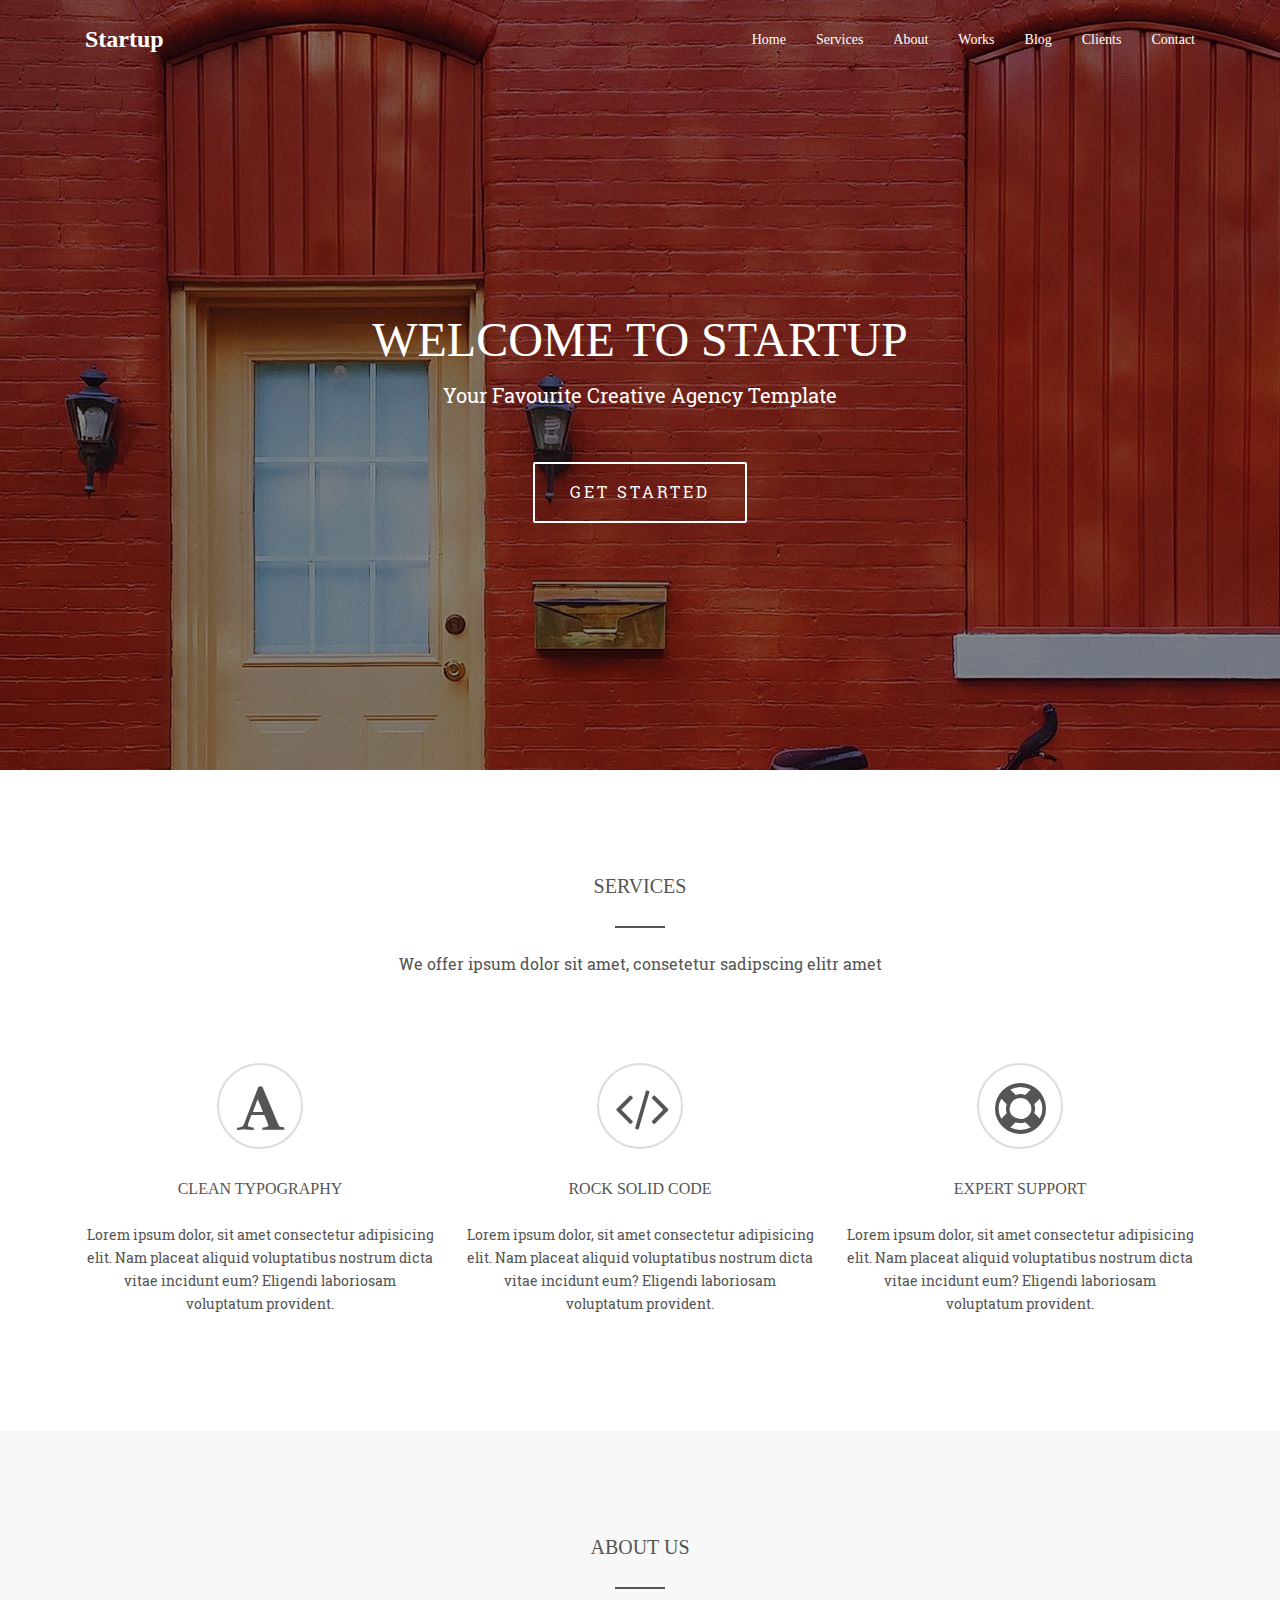
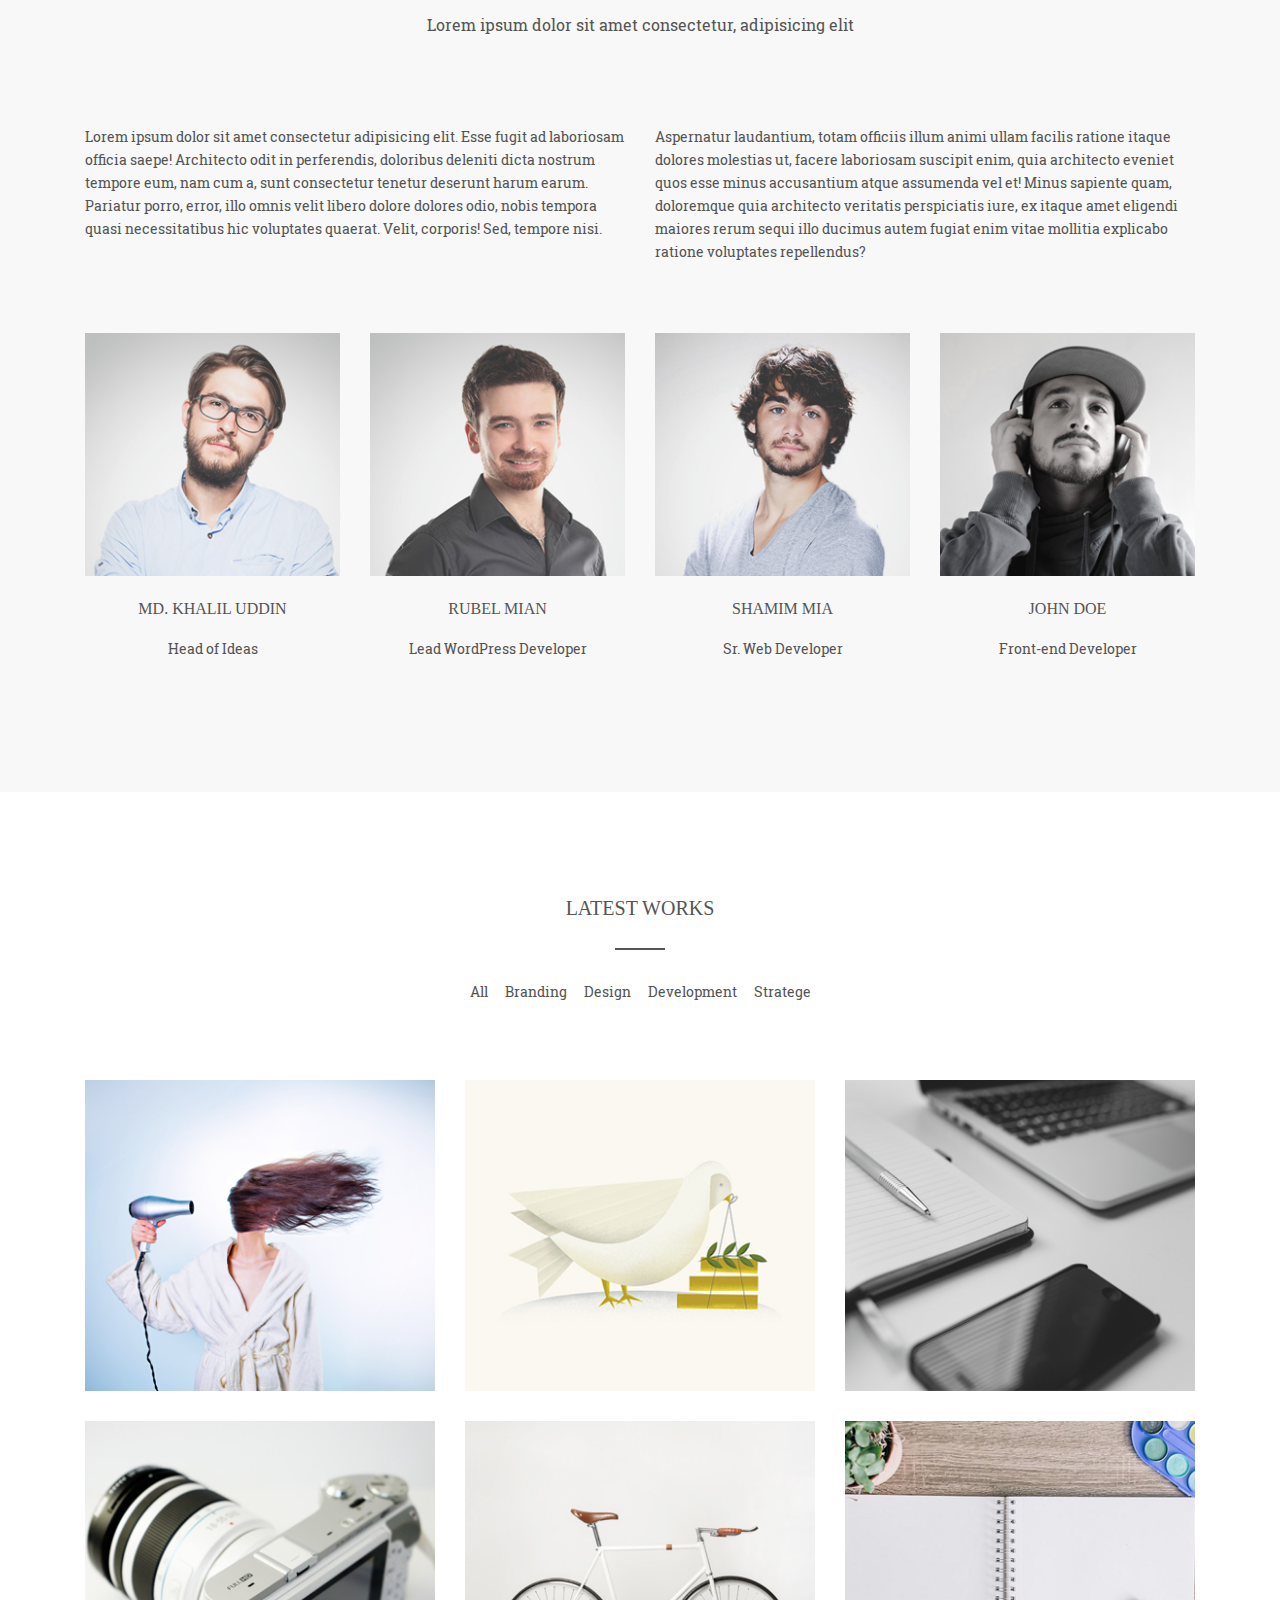
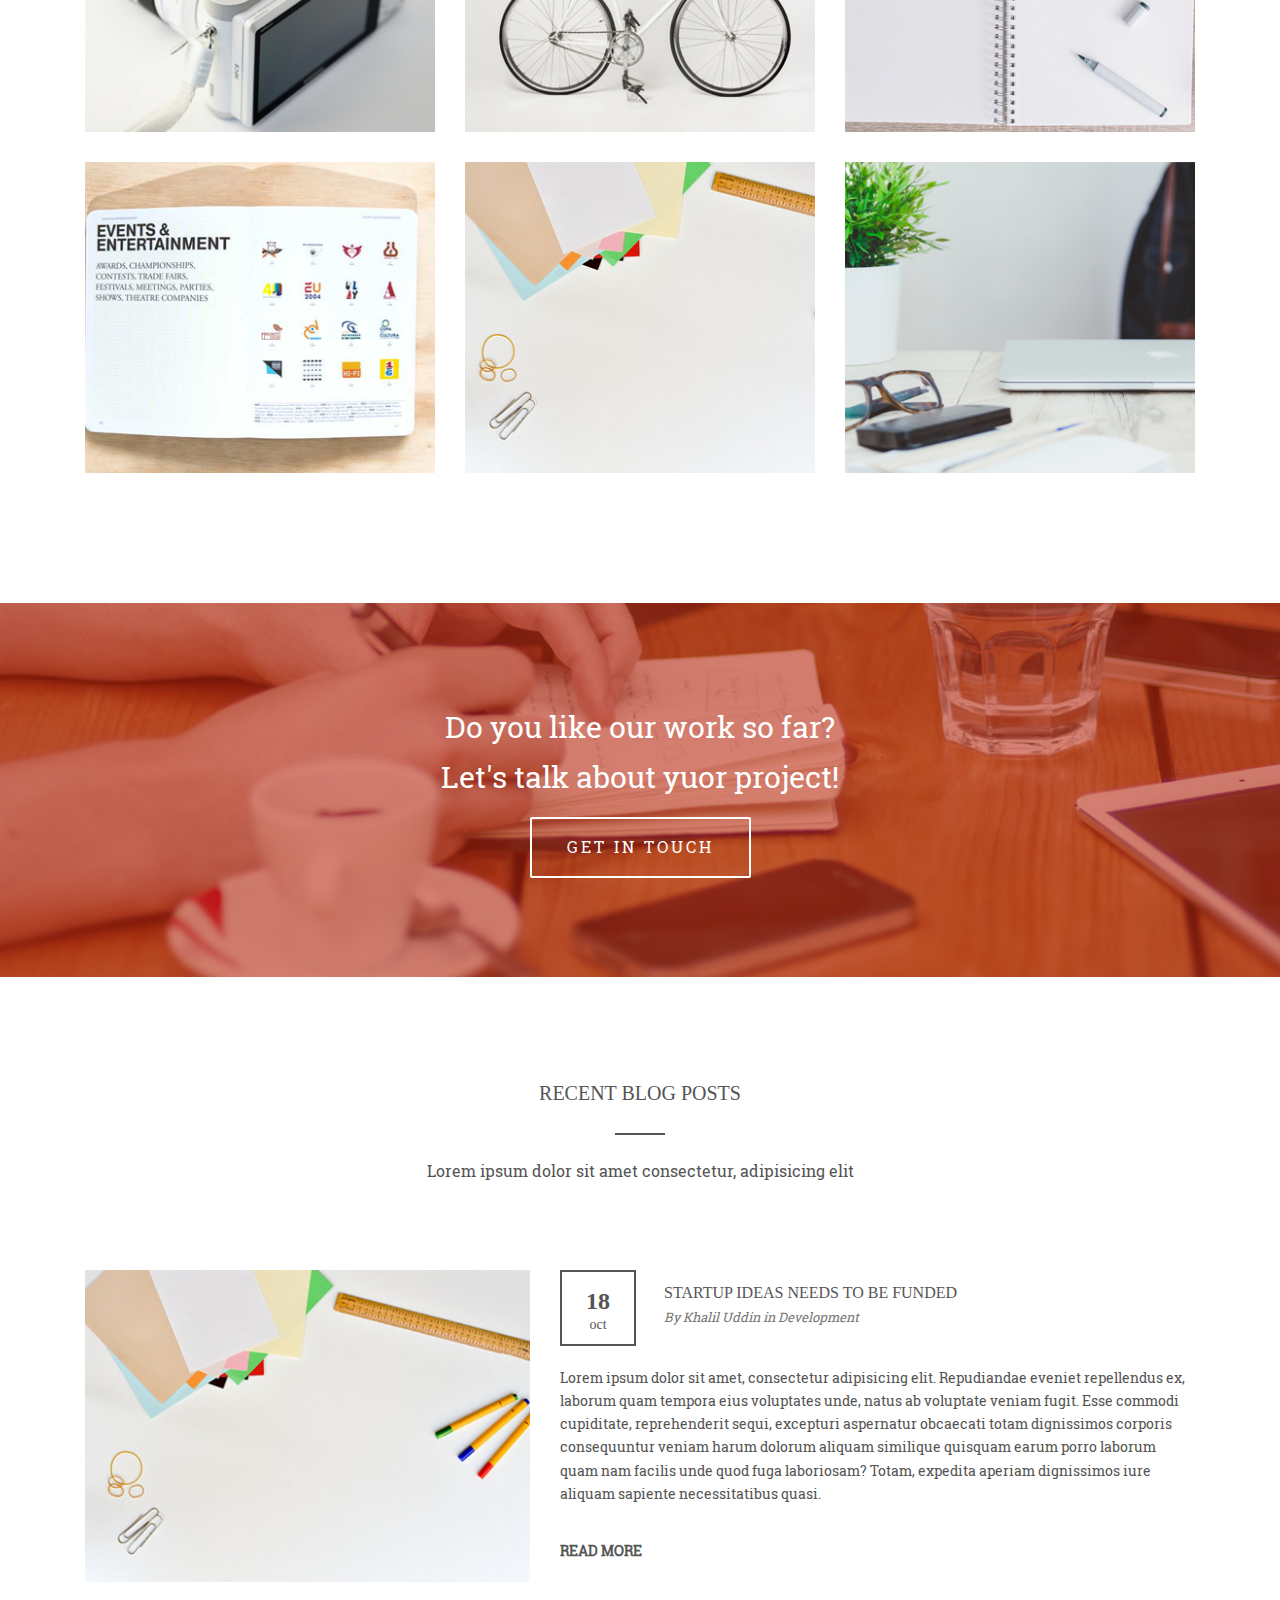
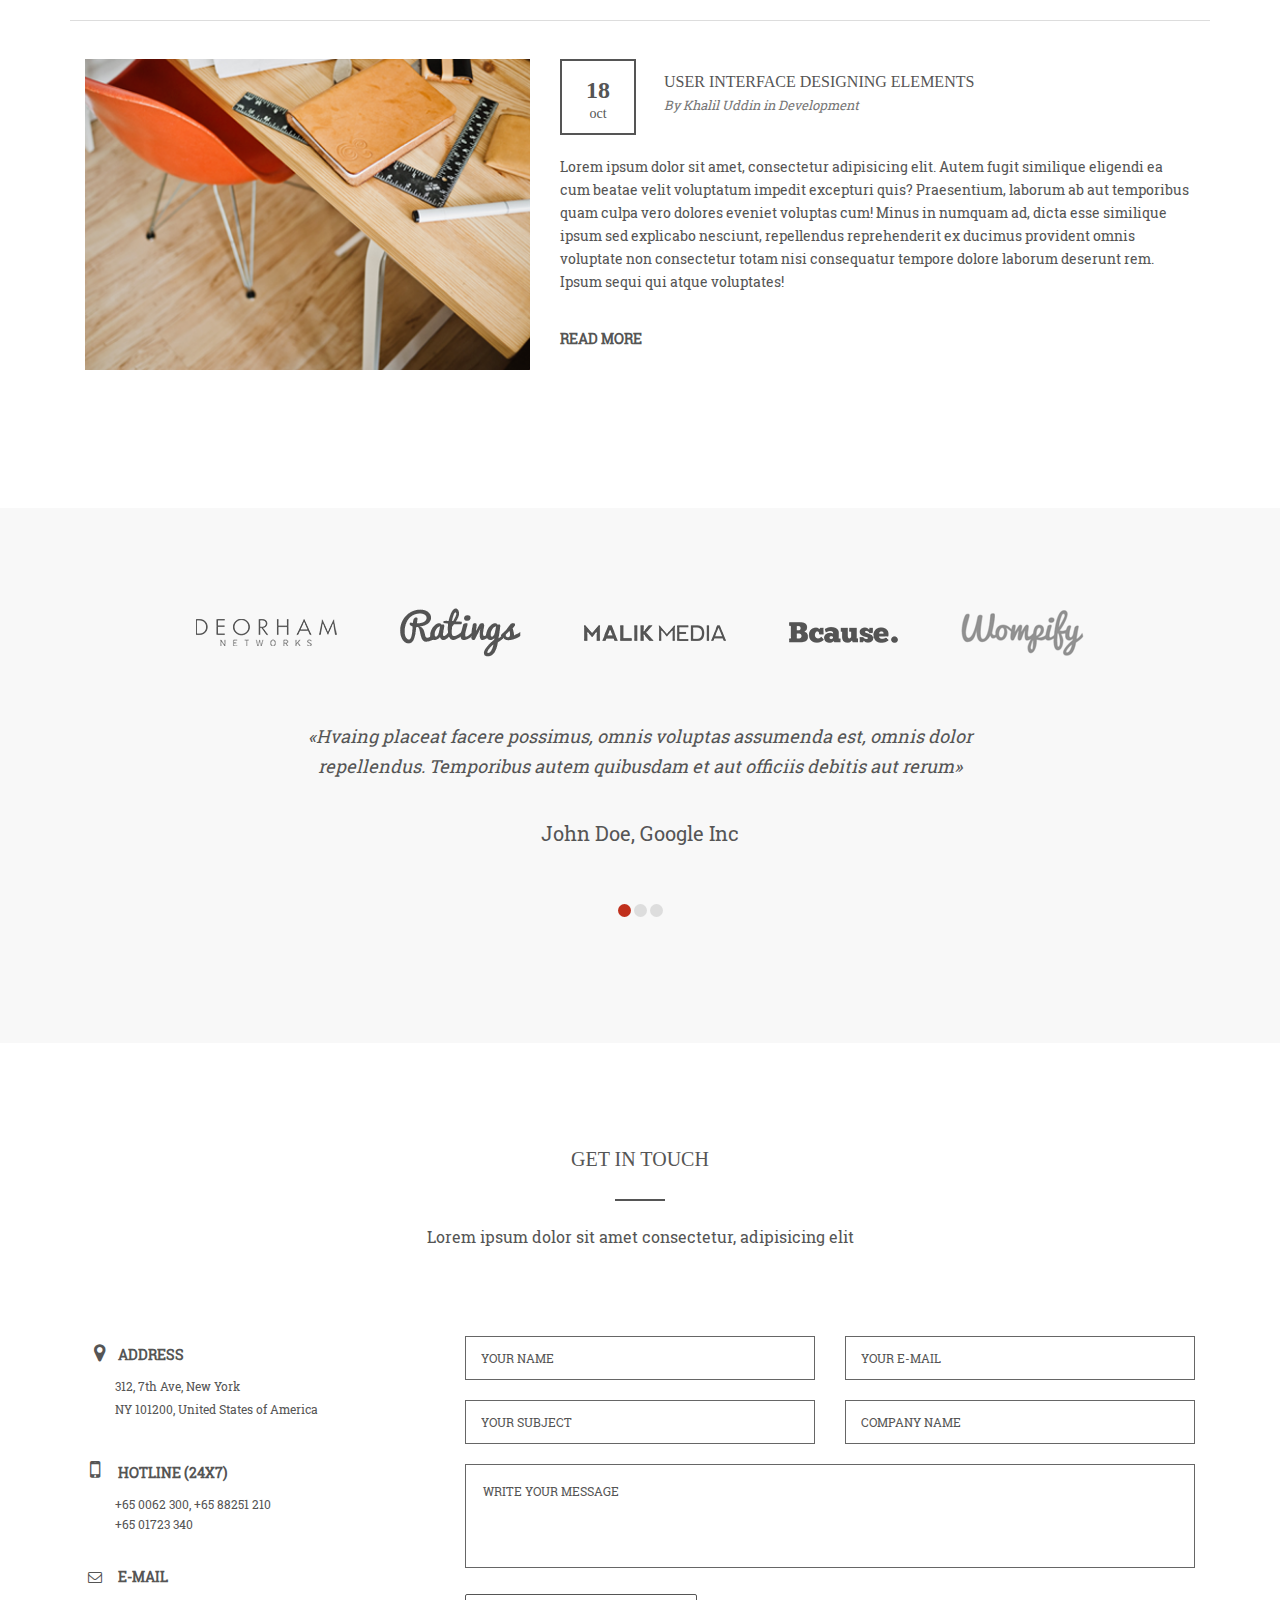
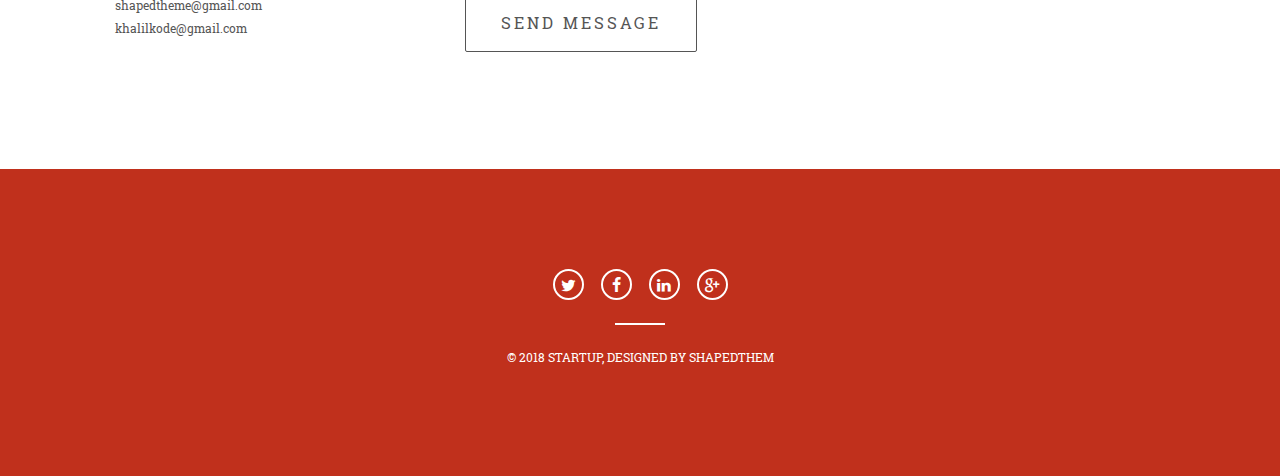
<file: startup/index.html>
<!DOCTYPE html>
<html lang="ru">

<head>

	<meta charset="utf-8">
	<!-- <base href="/"> -->

	<title>Startap</title>
	<meta name="description" content="">

	<meta http-equiv="X-UA-Compatible" content="IE=edge">
	<meta name="viewport" content="width=device-width, initial-scale=1, maximum-scale=1">
	
	<!-- Template Basic Images Start -->
	<meta property="og:image" content="path/to/image.jpg">
	<link rel="icon" href="img/favicon/favicon.ico">
	<link rel="apple-touch-icon" sizes="180x180" href="img/favicon/apple-touch-icon-180x180.png">
	<!-- Template Basic Images End -->
	
	<!-- Custom Browsers Color Start -->
	<meta name="theme-color" content="#c0301c">
	<!-- Custom Browsers Color End -->

	<link rel="stylesheet" href="css/main.min.css">

</head>

<body class="d-flex flex-column">

	<header id="home" class="header">
		<div class="header__top">
			<div class="container">
				<div class="row align-items-center">
					<div class="logo col"><a href="#">Startup</a></div>
					<nav class="menu col">
						<div class="menu__button">
							<button class="hamburger hamburger--elastic" type="button">
								<span class="hamburger-box">
									<span class="hamburger-inner"></span>
								</span>
							</button>
						</div>
						<ul class="menu__list">
							<li class="menu__item">
								<a href="#home" class="menu__link scroll-nav">Home</a>
							</li>
							<li class="menu__item">
								<a href="#services" class="menu__link scroll-nav">Services</a>
							</li>
							<li class="menu__item">
								<a href="#about" class="menu__link scroll-nav">About</a>
							</li>
							<li class="menu__item">
								<a href="#works" class="menu__link scroll-nav">Works</a>
							</li>
							<li class="menu__item">
								<a href="#blog" class="menu__link scroll-nav">Blog</a>
							</li>
							<li class="menu__item">
								<a href="#clients" class="menu__link scroll-nav">Clients</a>
							</li>
							<li class="menu__item">
								<a href="#contact" class="menu__link scroll-nav">Contact</a>
							</li>
						</ul>
					</nav>
				</div>
				
			</div>
		</div>
		<div class="container">
			<div class="header__content text-center">
				<h1 class="header__title">Welcome to STARTUP</h1>
				<p class="header__description">Your Favourite Creative Agency Template</p>
				<div class="header__button"><a href="#contact" class="button  scroll-nav">Get started</a></div>
			</div>
		</div>
	</header>
	<main class="content flex-grow">
		<section id="services" class="content__section services section">
			<div class="container">
				<header class="section__header">
					<h2 class="section__title">Services</h2>
					<hr class="dash">
					<p class="section__desc">We offer ipsum dolor sit amet, consetetur sadipscing elitr amet</p>
				</header>
				<div class="row section__content">
					<div class="col-md services__item">
						<div class="services__icon"><i class="icon-font"></i></div>
						<h3 class="services__title">Clean typography</h3>
						<p class="services__desc">Lorem ipsum dolor, sit amet consectetur adipisicing elit. Nam placeat aliquid voluptatibus nostrum dicta vitae incidunt eum? Eligendi laboriosam voluptatum provident.</p>
					</div>
					<div class="col-md services__item">
						<div class="services__icon"><i class="icon-code"></i></div>
						<h3 class="services__title">Rock solid code</h3>
						<p class="services__desc">Lorem ipsum dolor, sit amet consectetur adipisicing elit. Nam placeat aliquid voluptatibus nostrum dicta vitae incidunt eum?
						Eligendi laboriosam voluptatum provident.</p>
					</div>
					<div class="col-md services__item">
						<div class="services__icon"><i class="icon-lifebuoy"></i></div>
						<h3 class="services__title">Expert support</h3>
						<p class="services__desc">Lorem ipsum dolor, sit amet consectetur adipisicing elit. Nam placeat aliquid voluptatibus nostrum dicta vitae incidunt eum?
						Eligendi laboriosam voluptatum provident.</p>
					</div>
				</div>
			</div>
		</section>
		<section id="about" class="content__section about-us section">
			<div class="container">
				<header class="section__header">
					<h2 class="section__title">About us</h2>
					<hr class="dash">
					<p class="section__desc">Lorem ipsum dolor sit amet consectetur, adipisicing elit</p>
				</header>
				<div class="row section__content">
					<div class="col-sm about-us__desc">Lorem ipsum dolor sit amet consectetur adipisicing elit. Esse fugit ad laboriosam officia saepe! Architecto odit in perferendis, doloribus deleniti dicta nostrum tempore eum, nam cum a, sunt consectetur tenetur deserunt harum earum. Pariatur porro, error, illo omnis velit libero dolore dolores odio, nobis tempora quasi necessitatibus hic voluptates quaerat. Velit, corporis! Sed, tempore nisi.</div>
					<div class="col-sm about-us__desc">Aspernatur laudantium, totam officiis illum animi ullam facilis ratione itaque dolores molestias ut, facere laboriosam suscipit enim, quia architecto eveniet quos esse minus accusantium atque assumenda vel et! Minus sapiente quam, doloremque quia architecto veritatis perspiciatis iure, ex itaque amet eligendi maiores rerum sequi illo ducimus autem fugiat enim vitae mollitia explicabo ratione voluptates repellendus?</div>
				</div>
				<div class="about-us__slider slider">
					<ul class="slider__list row">
						<li class="slider__item col-md-3 col-sm-6">
							<div class="slider__img-container">
								<img src="img/au1.png" alt="Photo of Md. Khalil Uddin" class="slider__img">
								<ul class="slider__soc">
									<li class="slider__soc-item"><a href="#">
										<i class="icon-twitter"></i></a></li>
									<li class="slider__soc-item"><a href="#">
										<i class="icon-facebook"></i></a></li>
									<li class="slider__soc-item"><a href="#">
										<i class="icon-linkedin"></i></a></li>
									<li class="slider__soc-item"><a href="#">
										<i class="icon-gplus"></i></a></li>
								</ul>
							</div>
							<h3 class="slider__name">Md. Khalil Uddin</h3>
							<p class="slider__desc">Head of Ideas</p>
						</li>
						<li class="slider__item col-md-3 col-sm-6">
							<div class="slider__img-container">
								<img src="img/au2.png" alt="Photo of Rubel Mian" class="slider__img">
								<ul class="slider__soc">
									<li class="slider__soc-item"><a href="#">
										<i class="icon-twitter"></i></a></li>
									<li class="slider__soc-item"><a href="#">
										<i class="icon-facebook"></i></a></li>
									<li class="slider__soc-item"><a href="#">
										<i class="icon-linkedin"></i></a></li>
									<li class="slider__soc-item"><a href="#">
										<i class="icon-gplus"></i></a></li>
								</ul>
							</div><h3 class="slider__name">Rubel Mian</h3>
							<p class="slider__desc">Lead WordPress Developer</p>
						</li>
						<li class="slider__item col-md-3 col-sm-6">
							<div class="slider__img-container">
								<img src="img/au3.png" alt="Photo of Shamim Mia" class="slider__img">
								<ul class="slider__soc">
									<li class="slider__soc-item"><a href="#">
										<i class="icon-twitter"></i></a></li>
									<li class="slider__soc-item"><a href="#">
										<i class="icon-facebook"></i></a></li>
									<li class="slider__soc-item"><a href="#">
										<i class="icon-linkedin"></i></a></li>
									<li class="slider__soc-item"><a href="#">
										<i class="icon-gplus"></i></a></li>
								</ul>
							</div><h3 class="slider__name">Shamim Mia</h3>
							<p class="slider__desc">Sr. Web Developer</p>
						</li>
						<li class="slider__item col-md-3 col-sm-6">
							<div class="slider__img-container">
								<img src="img/au4.png" alt="Photo of John Doe" class="slider__img">
								<ul class="slider__soc">
									<li class="slider__soc-item"><a href="#">
										<i class="icon-twitter"></i></a></li>
									<li class="slider__soc-item"><a href="#">
										<i class="icon-facebook"></i></a></li>
									<li class="slider__soc-item"><a href="#">
										<i class="icon-linkedin"></i></a></li>
									<li class="slider__soc-item"><a href="#">
										<i class="icon-gplus"></i></a></li>
								</ul>
							</div><h3 class="slider__name">John Doe</h3>
							<p class="slider__desc">Front-end Developer</p>
						</li>
					</ul>
				</div>
			</div>
		</section>
		<section id="works" class="content__section works section">
			<div class="container">
				<header class="section__header">
					<h2 class="section__title">Latest works</h2>
					<hr class="dash">
					<ul class="section__nav">
						<li class="section__nav-item"><a href="#" class="section__nav-link">All</a></li>
						<li class="section__nav-item"><a href="#" class="section__nav-link">Branding</a></li>
						<li class="section__nav-item"><a href="#" class="section__nav-link">Design</a></li>
						<li class="section__nav-item"><a href="#" class="section__nav-link">Development</a></li>
						<li class="section__nav-item"><a href="#" class="section__nav-link">Stratege</a></li>
					</ul>
				</header>
				<div class="section__content row works__list">
					<div class="col-md-4 col-sm-6">
						<div class="works__item">
							<img src="img/lw1.png" alt="latest work" class="works__img">
							<div class="works__text">
								<h3 class="works__title">Hair Dresser</h3>
								<p class="works__desc">Brending</p>
								<div>
									<a href="#" class="button works__btn">View<i class="icon-angle-right"></i></a>
								</div>
							</div>
						</div>
					</div>
					<div class="col-md-4 col-sm-6">
						<div class="works__item">
							<img src="img/lw2.png" alt="latest work" class="works__img">
							<div class="works__text">
								<h3 class="works__title">Hair Dresser</h3>
								<p class="works__desc">Brending</p>
								<div>
									<a href="#" class="button works__btn">View<i class="icon-angle-right"></i></a>
								</div>
							</div>
						</div>
					</div>
					<div class="col-md-4 col-sm-6">
						<div class="works__item">
							<img src="img/lw3.png" alt="latest work" class="works__img">
							<div class="works__text">
								<h3 class="works__title">Hair Dresser</h3>
								<p class="works__desc">Brending</p>
								<div>
									<a href="#" class="button works__btn">View<i class="icon-angle-right"></i></a>
								</div>
							</div>
						</div>
					</div>
					<div class="col-md-4 col-sm-6">
						<div class="works__item">
							<img src="img/lw4.png" alt="latest work" class="works__img">
							<div class="works__text">
								<h3 class="works__title">Hair Dresser</h3>
								<p class="works__desc">Brending</p>
								<div>
									<a href="#" class="button works__btn">View<i class="icon-angle-right"></i></a>
								</div>
							</div>
						</div>
					</div>
					<div class="col-md-4 col-sm-6">
						<div class="works__item">
							<img src="img/lw5.png" alt="latest work" class="works__img">
							<div class="works__text">
								<h3 class="works__title">Hair Dresser</h3>
								<p class="works__desc">Brending</p>
								<div>
									<a href="#" class="button works__btn">View<i class="icon-angle-right"></i></a>
								</div>
							</div>
						</div>
					</div>
					<div class="col-md-4 col-sm-6">
						<div class="works__item">
							<img src="img/lw6.png" alt="latest work" class="works__img">
							<div class="works__text">
								<h3 class="works__title">Hair Dresser</h3>
								<p class="works__desc">Brending</p>
								<div>
									<a href="#" class="button works__btn">View<i class="icon-angle-right"></i></a>
								</div>
							</div>
						</div>
					</div>
					<div class="col-md-4 col-sm-6">
						<div class="works__item">
							<img src="img/lw7.png" alt="latest work" class="works__img">
							<div class="works__text">
								<h3 class="works__title">Hair Dresser</h3>
								<p class="works__desc">Brending</p>
								<div>
									<a href="#" class="button works__btn">View<i class="icon-angle-right"></i></a>
								</div>
							</div>
						</div>
					</div>
					<div class="col-md-4 col-sm-6">
						<div class="works__item">
							<img src="img/lw8.png" alt="latest work" class="works__img">
							<div class="works__text">
								<h3 class="works__title">Hair Dresser</h3>
								<p class="works__desc">Brending</p>
								<div>
									<a href="#" class="button works__btn">View<i class="icon-angle-right"></i></a>
								</div>
							</div>
						</div>
					</div>
					<div class="col-md-4 col-sm-6">
						<div class="works__item">
							<img src="img/lw9.png" alt="latest work" class="works__img">
							<div class="works__text">
								<h3 class="works__title">Hair Dresser</h3>
								<p class="works__desc">Brending</p>
								<div>
									<a href="#" class="button works__btn">View<i class="icon-angle-right"></i></a>
								</div>
							</div>
						</div>
					</div>
				</div>
			</div>
		</section>
		<section id="toAction" class="to-action">
			<div class="container">
				<p class="to-action__text">
					Do you like our work so far?<br>
					Let's talk about yuor project!
				</p>
				<a href="#contact" class="button  scroll-nav">Get in touch</a>
			</div>
		</section>
		<section id="blog" class="blog section">
			<div class="container">
				<header class="section__header clearfix">
					<h2 class="section__title">Recent blog posts</h2>
					<hr class="dash">
					<p class="section__desc">Lorem ipsum dolor sit amet consectetur, adipisicing elit</p>
				</header>
				<div class="section__content blog__posts">
					<article class="blog__item post row">
						<div class="col-md-5">
							<div  class="post__img-container">
								<img  class="post__img" src="img/b1.png" alt="Picture of blog post">
							</div>
						</div>
						<div class="post__item col-md-7">
							<header class="post__header clearfix">
								<time class="post__time" datetime="2018-10-18">
									<span>18</span><br>oct
								</time>
								<a href="" class="post__title-link">
									<h3 class="post__title">Startup ideas needs to be funded</h3>
								</a>
								<address class="post__author">By <a href="#">Khalil Uddin</a> in <a href="#">Development</a></address>
							</header>
							<p class="post__text">
								Lorem ipsum dolor sit amet, consectetur adipisicing elit. Repudiandae eveniet repellendus ex, laborum quam tempora eius voluptates unde, natus ab voluptate veniam fugit. Esse commodi cupiditate, reprehenderit sequi, excepturi aspernatur obcaecati totam dignissimos corporis consequuntur veniam harum dolorum aliquam similique quisquam earum porro laborum quam nam facilis unde quod fuga laboriosam? Totam, expedita aperiam dignissimos iure aliquam sapiente necessitatibus quasi.
							</p>
							<a href="#" class="post__link">Read more</a>
						</div>
					</article>
					<article class="blog__item post row">
						<div class="col-md-5">
							<div class="post__img-container">
								<img  class="post__img" src="img/b2.png" alt="Picture of blog post">
							</div>
						</div>
						<div class="post__item col-md-7">
							<header class="post__header  clearfix">
								<time class="post__time" datetime="2018-10-18">
									<span>18</span><br>oct
								</time>
								<a href="" class="post__title-link">
									<h3 class="post__title">User interface designing elements</h3>
								</a>
								<address class="post__author">By <a href="#">Khalil Uddin</a> in <a href="#">Development</a></address>
							</header>
							<p class="post__text">Lorem ipsum dolor sit amet, consectetur adipisicing elit. Autem fugit similique eligendi ea cum beatae velit voluptatum impedit excepturi quis? Praesentium, laborum ab aut temporibus quam culpa vero dolores eveniet voluptas cum! Minus in numquam ad, dicta esse similique ipsum sed explicabo nesciunt, repellendus reprehenderit ex ducimus provident omnis voluptate non consectetur totam nisi consequatur tempore dolore laborum deserunt rem. Ipsum sequi qui atque voluptates!</p>
							<a href="#" class="post__link">Read more</a>
						</div>
					</article>
				</div>
			</div>
		</section>
		<section id="clients" class="section clients">
			<div class="clients__list">
				<img class="clients__img" src="img/cl1.png" alt="Logo of client">
				<img class="clients__img" src="img/cl2.png" alt="Logo of client">
				<img class="clients__img" src="img/cl3.png" alt="Logo of client">
				<img class="clients__img" src="img/cl4.png" alt="Logo of client">
				<img class="clients__img" src="img/cl5.png" alt="Logo of client">
			</div>
			<div class="slider-quote">
				<div class="slider-quote__list">
					<div class="slide slider-quote__item">
						<p class="slide__quote"><q>Hvaing placeat facere possimus, omnis voluptas assumenda est, omnis dolor repellendus. Temporibus autem quibusdam et aut
						officiis debitis aut rerum</q></p>
						<p class="slide__author">John Doe, Google Inc</p>
					</div>
				</div>
				<ul class="slider-quote__nav">
					<li class="slider-quote__nav-item slider-quote__nav-item--active"><a href="#" class="slider-quote__nav-link"></a></li>
					<li class="slider-quote__nav-item"><a href="#" class="slider-quote__nav-link"></a></li>
					<li class="slider-quote__nav-item"><a href="#" class="slider-quote__nav-link"></a></li>
				</ul>
			</div>
		</section>
		<section id="contact" class="section contact">
			<div class="container">
				<header class="section__header">
					<h2 class="section__title">Get in touch</h2>
					<hr class="dash">
					<p class="section__desc">Lorem ipsum dolor sit amet consectetur, adipisicing elit</p>
				</header>
				<div class="section__content row">
					<div class="col-md-4">
						<address class="contact__address">
							<div class="contact__con">
								<span class="contact__title"><i class="icon-location"></i> Address</span><br>
								<span class="contact__row">312, 7th Ave, New York</span><br>
								<span class="contact__row">NY 101200, United States of America</span>
							</div>
							<div class="contact__con">
								<span class="contact__title"><i class="icon-mobile"></i> Hotline (24X7)</span><br>
								<span class="contact__row"><a href="tel:+650062300">+65 0062 300</a>, <a href="tel:+6588251210">+65 88251 210</a> <br><a href="tel:+650172340">+65 01723 340</a></span>
							</div>
							<div class="contact__con">
								<span class="contact__title">
									<i class="icon-mail"></i> E-mail</span><br>
								<span class="contact__row"><a href="mailto:shapedtheme@gmail.com">shapedtheme@gmail.com</a></span><br>
								<span class="contact__row"><a href="mailto:khalilkode@gmail.com">khalilkode@gmail.com</a></span>
							</div>
						</address>
					</div>
					<div class="col-md-8">
						<form class="row contact__form" action="#" method="post">
							<div class="col-sm-6 contact__col">
								<input class="contact__input" type="text" placeholder="Your name">
							</div>
							<div class="col-sm-6 contact__col">
								<input class="contact__input" type="email" placeholder="Your e-mail">
							</div>
							<div class="col-sm-6 contact__col">
								<input class="contact__input" type="text" placeholder="Your subject">
							</div>
							<div class="col-sm-6 contact__col">
								<input class="contact__input" type="text" placeholder="Company name">
							</div>
							<div class="col-12 contact__col">
								<textarea class="contact__textarea" placeholder="Write your message"></textarea>
							</div>
							<div class="col-12">
								<input class="button button--invers"  type="submit" value="Send message">
							</div>
						</form>
					</div>
				</div>

			</div>
		</section>
	</main>
	<footer class="footer">
		<div class="container">
			<div class="footer__soc soc">
				<ul class="soc__list">
					<li class="soc__item"><a href="#"><i class="icon-twitter"></i></a></li>
					<li class="soc__item"><a href="#"><i class="icon-facebook"></i></a></li>
					<li class="soc__item"><a href="#"><i class="icon-linkedin"></i></a></li>
					<li class="soc__item"><a href="#"><i class="icon-gplus"></i></a></li>
				</ul>
			</div>
			<hr class="dash dash--invers">
			<div class="footer__copy">
				&copy;&nbsp;2018&nbsp;startup, designed by shapedthem
			</div>
		</div>
	</footer>

	<script src="js/scripts.min.js"></script>

</body>
</html>
</file>
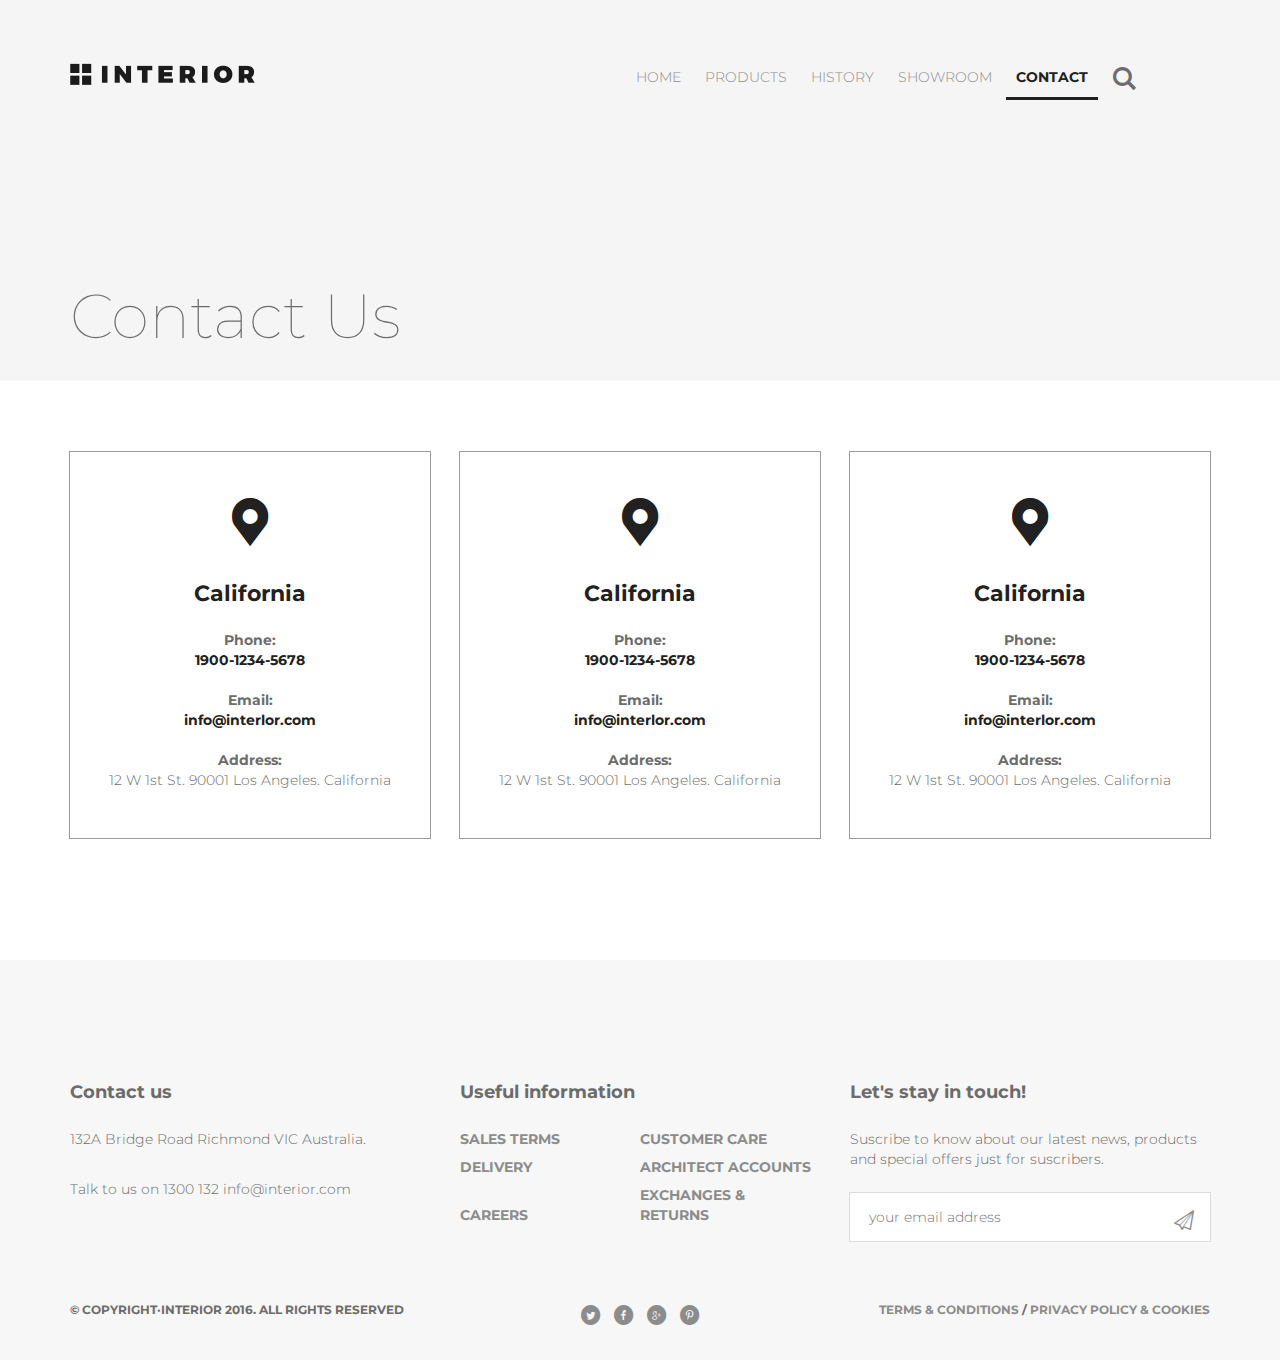
<file: interior/contact.html>
<!DOCTYPE html>
<html lang="en">

<head>
    <meta charset="UTF-8">
    <meta name="viewport" content="width=device-width, initial-scale=1.0">
    <meta http-equiv="X-UA-Compatible" content="ie=edge">
    <title>INTERIOR - Contact Us</title>
    <link href="https://fonts.googleapis.com/css?family=Montserrat:100,300,700" rel="stylesheet">
    <link rel="stylesheet" href="css/bootstrap.min.css">
    <link rel="stylesheet" href="css/styles.css">
    <link rel="stylesheet" href="css/font-icon.css">
    <link rel="stylesheet" href="css/media.css">
</head>

<body>
    <div class="wrapper">
        <header class="header clearfix">
            <div class="container">
                <nav class="header__nav nav clearfix">
                    <div class="logo nav__logo">
                        <a class="logo__link" href="index.html">
                            <img src="img/logo.png" alt="Логотип">
                        </a>
                    </div>
                    <button class="nav__gamb hidden-md hidden-lg">
                        <i class="icon-menu"></i>
                    </button>
                    <div class="nav__wrapper hidden-sm hidden-xs">
                        <ul class="menu nav__menu">
                            <li class="menu__item">
                                <a class="menu__link" href="index.html">Home</a>
                            </li>
                            <li class="menu__item">
                                <a class="menu__link" href="product.html">Products</a>
                            </li>
                            <li class="menu__item">
                                <a class="menu__link" href="#">History</a>
                            </li>
                            <li class="menu__item">
                                <a class="menu__link" href="#">Showroom</a>
                            </li>
                            <li class="menu__item menu__item--active">
                                <a class="menu__link" href="contact.html">Contact</a>
                            </li>
                        </ul>
                        <div class="search nav__search">
                            <input type="text">
                            <button type="button" class="btn-search">
                                <i class="icon-search"></i>
                            </button>
                        </div>
                    </div>
                </nav>
                <h1 class="header__title">Contact Us</h1>
            </div>
        </header>

        <main class="content contact-us">
            <div class="container">
                <div class="row">
                    <div class="col-md-4">
                        <div class="contact-card">
                            <div class="contact-card__icon">
                                <i class="icon-location"></i>
                            </div>
                            <div class="contact-card__city">California</div>
                            <p class="contact-card__text">
                                <b>Phone:</b>
                                <br>
                                <b>
                                    <a href="tel:1900-1234-5678">1900-1234-5678</a>
                                </b>
                                <br>
                                <br>
                                <b>Email:</b>
                                <br>
                                <b>
                                    <a href="mailto:info@interlor.com">info@interlor.com</a>
                                </b>
                                <br>
                                <br><b>Address:</b>
                                <br> 12 W 1st St. 90001 Los Angeles. California
                            </p>
                        </div>
                    </div>
                    <div class="col-md-4">
                        <div class="contact-card">
                            <div class="contact-card__icon">
                                <i class="icon-location"></i>
                            </div>
                            <div class="contact-card__city">California</div>
                            <p class="contact-card__text">
                                <b>Phone:</b>
                                <br>
                                <b><a href="tel:1900-1234-5678">1900-1234-5678</a></b>
                                <br><br>
                                <b>Email:</b>
                                <br>
                                <b><a href="mailto:info@interlor.com">info@interlor.com</a></b>
                                <br><br>
                                <b>Address:</b>
                                <br>
                                12 W 1st St. 90001 Los Angeles. California
                            </p>
                        </div>
                    </div>
                    <div class="col-md-4">
                        <div class="contact-card">
                            <div class="contact-card__icon">
                                <i class="icon-location"></i>
                            </div>
                            <div class="contact-card__city">California</div>
                            <p class="contact-card__text">
                                <b>Phone:</b>
                                <br>
                                <b><a href="tel:1900-1234-5678">1900-1234-5678</a> </b>
                                <br><br>
                                <b>Email:</b>
                                <br>
                                <b><a href="mailto:info@interlor.com">info@interlor.com</a></b>
                                <br><br>
                                <b>Address:</b>
                                <br> 12 W 1st St. 90001 Los Angeles. California
                            </p>
                        </div>
                    </div>
                </div>
            </div>    
        </main>
    </div>
    <footer class="footer">
        <div class="container">
            <div class="row">
                <div class="contact col-md-4">
                    <span class="footer__title">Contact us</span>
                    <p>132A Bridge Road Richmond VIC Australia.</p>
                    <p>Talk to us on 1300 132 info@interior.com</p>
                </div>
                <div class="footer__nav col-md-4">
                    <span class="footer__title">Useful information</span>
                    <ul class="footer__nav">
                        <li>
                            <a href="#">Sales terms</a>
                        </li>
                        <li>
                            <a href="#">Customer care</a>
                        </li>
                        <li>
                            <a href="#">Delivery</a>
                        </li>
                        <li>
                            <a href="#">Architect accounts</a>
                        </li>
                        <li>
                            <a href="#">Careers</a>
                        </li>
                        <li>
                            <a href="#">Exchanges &amp; Returns</a>
                        </li>
                    </ul>
                </div>
                <div class="suscribe col-md-4">
                    <span class="footer__title">Let's stay in touch!</span>
                    <p>Suscribe to know about our latest news, products and special offers just for suscribers.</p>
                    <div class="suscribe-form">
                        <input class="suscribe-form__input" type="email" placeholder="your email address">
                        <button class="suscribe-form__btn">
                            <i class="icon-paper-plane"></i>
                        </button>
                    </div>
        
                </div>
            </div>
            <div class="footer__line row">
                <p class="copy col-md-4">
                    &copy;&nbsp;copyright&middot;interior 2016. All rights reserved
                </p>
                <div class="soc col-md-4">
                    <a href="#" class="icon-twitter-circled"></a>
                    <a href="#" class="icon-facebook-circled"></a>
                    <a href="#" class="icon-gplus-circled"></a>
                    <a href="#" class="icon-pinterest-circled"></a>
                </div>
                <div class="politic col-md-4">
                    <a href="" htef="#">Terms &amp; Conditions</a> /
                    <a href="" htef="#">Privacy policy &amp; Cookies</a>
                </div>
            </div>
        </div>
    </footer>
    <script src="js/jquery-3.3.1.min.js"></script>
    <script src="js/main.js"></script>
</body>

</html>
</file>
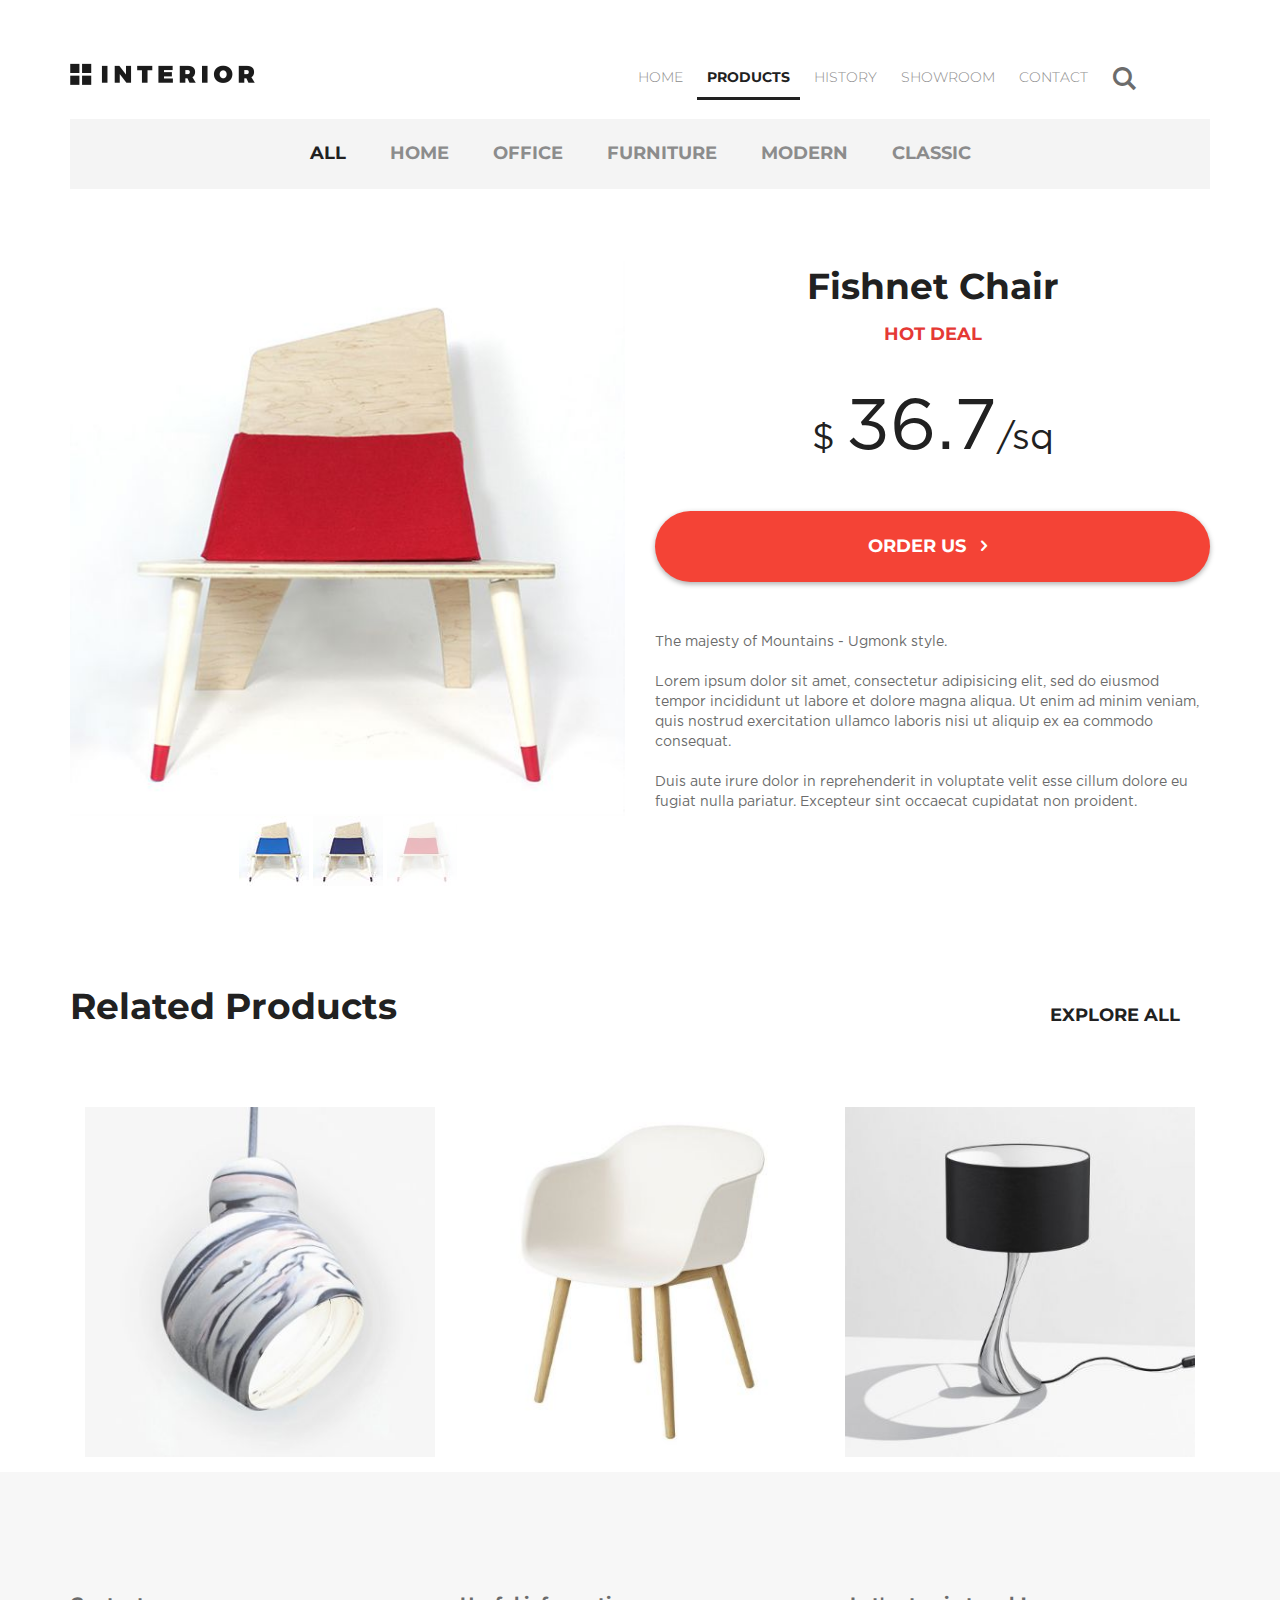
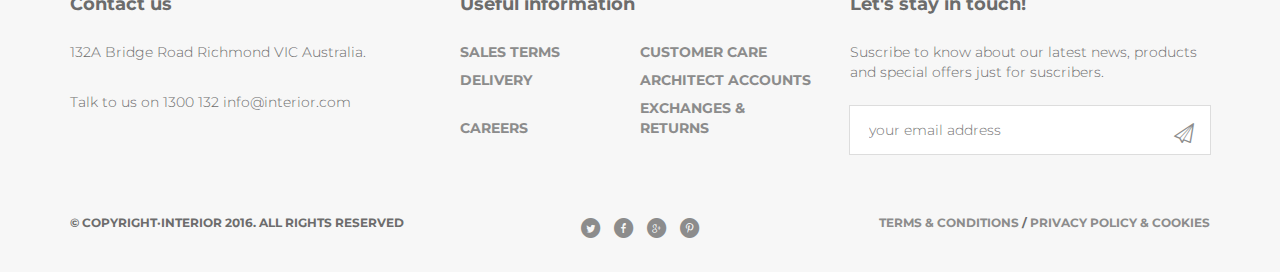
<file: interior/deails.html>
<!DOCTYPE html>
<html lang="en">

<head>
    <meta charset="UTF-8">
    <meta name="viewport" content="width=device-width, initial-scale=1.0">
    <meta http-equiv="X-UA-Compatible" content="ie=edge">
    <title>INTERIOR - Contact Us</title>
    <link href="https://fonts.googleapis.com/css?family=Montserrat:100,300,700" rel="stylesheet">
    <link rel="stylesheet" href="css/bootstrap.min.css">
    <link rel="stylesheet" href="css/styles.css">
    <link rel="stylesheet" href="css/font-icon.css">
    <link rel="stylesheet" href="css/media.css">
</head>

<body>
    <div class="wrapper">
        <header class="header header--mini clearfix">
            <div class="container">
                <nav class="header__nav nav clearfix">
                    <div class="logo nav__logo">
                        <a class="logo__link" href="index.html">
                            <img src="img/logo.png" alt="Логотип">
                        </a>
                    </div>
                    <button class="nav__gamb hidden-md hidden-lg">
                        <i class="icon-menu"></i>
                    </button>
                    <div class="nav__wrapper hidden-sm hidden-xs">
                        <ul class="menu nav__menu">
                            <li class="menu__item">
                                <a class="menu__link" href="index.html">Home</a>
                            </li>
                            <li class="menu__item  menu__item--active">
                                <a class="menu__link" href="product.html">Products</a>
                            </li>
                            <li class="menu__item">
                                <a class="menu__link" href="#">History</a>
                            </li>
                            <li class="menu__item">
                                <a class="menu__link" href="#">Showroom</a>
                            </li>
                            <li class="menu__item">
                                <a class="menu__link" href="contact.html">Contact</a>
                            </li>
                        </ul>
                        <div class="search nav__search">
                            <input type="text">
                            <button type="button" class="btn-search">
                                <i class="icon-search"></i>
                            </button>
                        </div>
                    </div>
                </nav>
            </div>
        </header>

        <main class="content">
            <div class="container">
                <ul class="cat-menu">
                    <li class="cat-menu__item"><a href="#" class="cat-menu__link cat-menu__link--active">All</a></li>
                    <li class="cat-menu__item"><a href="#" class="cat-menu__link">Home</a></li>
                    <li class="cat-menu__item"><a href="#" class="cat-menu__link">Office</a></li>
                    <li class="cat-menu__item"><a href="#" class="cat-menu__link">Furniture</a></li>
                    <li class="cat-menu__item"><a href="#" class="cat-menu__link">Modern</a></li>
                    <li class="cat-menu__item"><a href="#" class="cat-menu__link">Classic</a></li>
                </ul>
                <section class="product-deails content__product-deails row">
                    <div class="col-md-6">
                        <div class="product-deails__slide">
                            <a href="#" class="product-deails__link">
                                <img src="img/ps1.jpg" alt="" class="product-deails__img">
                            </a>
                        </div>
                        <div class="product-deails__nav">
                            <a href="#" class="product-deails__nav-link">
                                <img src="img/ps2.jpg" alt="" class="product-deails__img">
                            </a>
                            <a href="#" class="product-deails__nav-link">
                                <img src="img/ps3.jpg" alt="" class="product-deails__img">
                            </a>
                            <a href="#" class="product-deails__nav-link product-deails__nav-link--active">
                                <img src="img/ps4.jpg" alt="" class="product-deails__img">
                            </a>
                        </div>
                    </div>
                    <div class="col-md-6">
                        <h1 class="product-deails__title">Fishnet Chair</h1>
                        <div class="product-deails__tag">Hot deal</div>
                        <div class="product-deails__price">$ <span>36.7</span>/sq</div>
                        <a href="#" class="btn btn--red btn--big">Order us <i class="icon-right-open"></i></a>
                        <p class="product-deails__description">
                            The majesty of Mountains - Ugmonk style.
                            <br><br>
                            Lorem ipsum dolor sit amet, consectetur adipisicing elit, sed do eiusmod tempor
                            incididunt ut labore et dolore magna aliqua. Ut enim ad minim veniam, quis nostrud exercitation ullamco laboris nisi ut aliquip
                            ex ea commodo consequat.
                            <br><br>
                            Duis aute irure dolor in reprehenderit in voluptate velit esse cillum dolore eu fugiat nulla pariatur.
                            Excepteur sint occaecat cupidatat non proident.
                        </p>
                    </div>
                </section>
                <section class="product">
                    <header class="product__header clearfix">
                        <h3 class="product__heading">Related Products</h3>
                        <a href="#" class="product__all-link">Explore all
                            <i class="icon-right-open"></i>
                        </a>
                    </header>
                    <ul class="product__list">
                        <li class="col-md-4 col-sm-6">
                            <a href="#" class="product__item">
                                <img src="img/t1.jpg" alt="" class="product__img">
                                <div class="product__text">
                                    <span class="btn btn--circle  product__btn">
                                        <i class="icon-right-open"></i>
                                    </span>
                                    <h3 class="product__title">Fishnet chair</h3>
                                    <p>Seat and back with upholstery made of cold cure foam</p>
                                </div>
                            </a>
                        </li>
                        <li class="col-md-4 col-sm-6">
                            <a href="#" class="product__item">
                                <img src="img/t2.jpg" alt="" class="product__img">
                                <div class="product__text">
                                    <span class="btn btn--circle  product__btn">
                                        <i class="icon-right-open"></i>
                                    </span>
                                    <h3 class="product__title">Fishnet chair</h3>
                                    <p>Seat and back with upholstery made of cold cure foam</p>
                                </div>
                            </a>
                        </li>
                        <li class="col-md-4 col-sm-6">
                            <a href="#" class="product__item">
                                <img src="img/t3.jpg" alt="" class="product__img">
                                <div class="product__text">
                                    <span class="btn btn--circle  product__btn">
                                        <i class="icon-right-open"></i>
                                    </span>
                                    <h3 class="product__title">Fishnet chair</h3>
                                    <p>Seat and back with upholstery made of cold cure foam</p>
                                </div>
                            </a>
                        </li>
                    </ul>
                </section>
            </div>
        </main>
    </div>
    <footer class="footer">
        <div class="container">
            <div class="row">
                <div class="contact col-md-4">
                    <span class="footer__title">Contact us</span>
                    <p>132A Bridge Road Richmond VIC Australia.</p>
                    <p>Talk to us on 1300 132 info@interior.com</p>
                </div>
                <div class="footer__nav col-md-4">
                    <span class="footer__title">Useful information</span>
                    <ul class="footer__nav">
                        <li>
                            <a href="#">Sales terms</a>
                        </li>
                        <li>
                            <a href="#">Customer care</a>
                        </li>
                        <li>
                            <a href="#">Delivery</a>
                        </li>
                        <li>
                            <a href="#">Architect accounts</a>
                        </li>
                        <li>
                            <a href="#">Careers</a>
                        </li>
                        <li>
                            <a href="#">Exchanges &amp; Returns</a>
                        </li>
                    </ul>
                </div>
                <div class="suscribe col-md-4">
                    <span class="footer__title">Let's stay in touch!</span>
                    <p>Suscribe to know about our latest news, products and special offers just for suscribers.</p>
                    <div class="suscribe-form">
                        <input class="suscribe-form__input" type="email" placeholder="your email address">
                        <button class="suscribe-form__btn">
                            <i class="icon-paper-plane"></i>
                        </button>
                    </div>

                </div>
            </div>
            <div class="footer__line row">
                <p class="copy col-md-4">
                    &copy;&nbsp;copyright&middot;interior 2016. All rights reserved
                </p>
                <div class="soc col-md-4">
                    <a href="#" class="icon-twitter-circled"></a>
                    <a href="#" class="icon-facebook-circled"></a>
                    <a href="#" class="icon-gplus-circled"></a>
                    <a href="#" class="icon-pinterest-circled"></a>
                </div>
                <div class="politic col-md-4">
                    <a href="" htef="#">Terms &amp; Conditions</a> /
                    <a href="" htef="#">Privacy policy &amp; Cookies</a>
                </div>
            </div>
        </div>
    </footer>
    <script src="js/jquery-3.3.1.min.js"></script>
    <script src="js/main.js"></script>
</body>

</html>
</file>
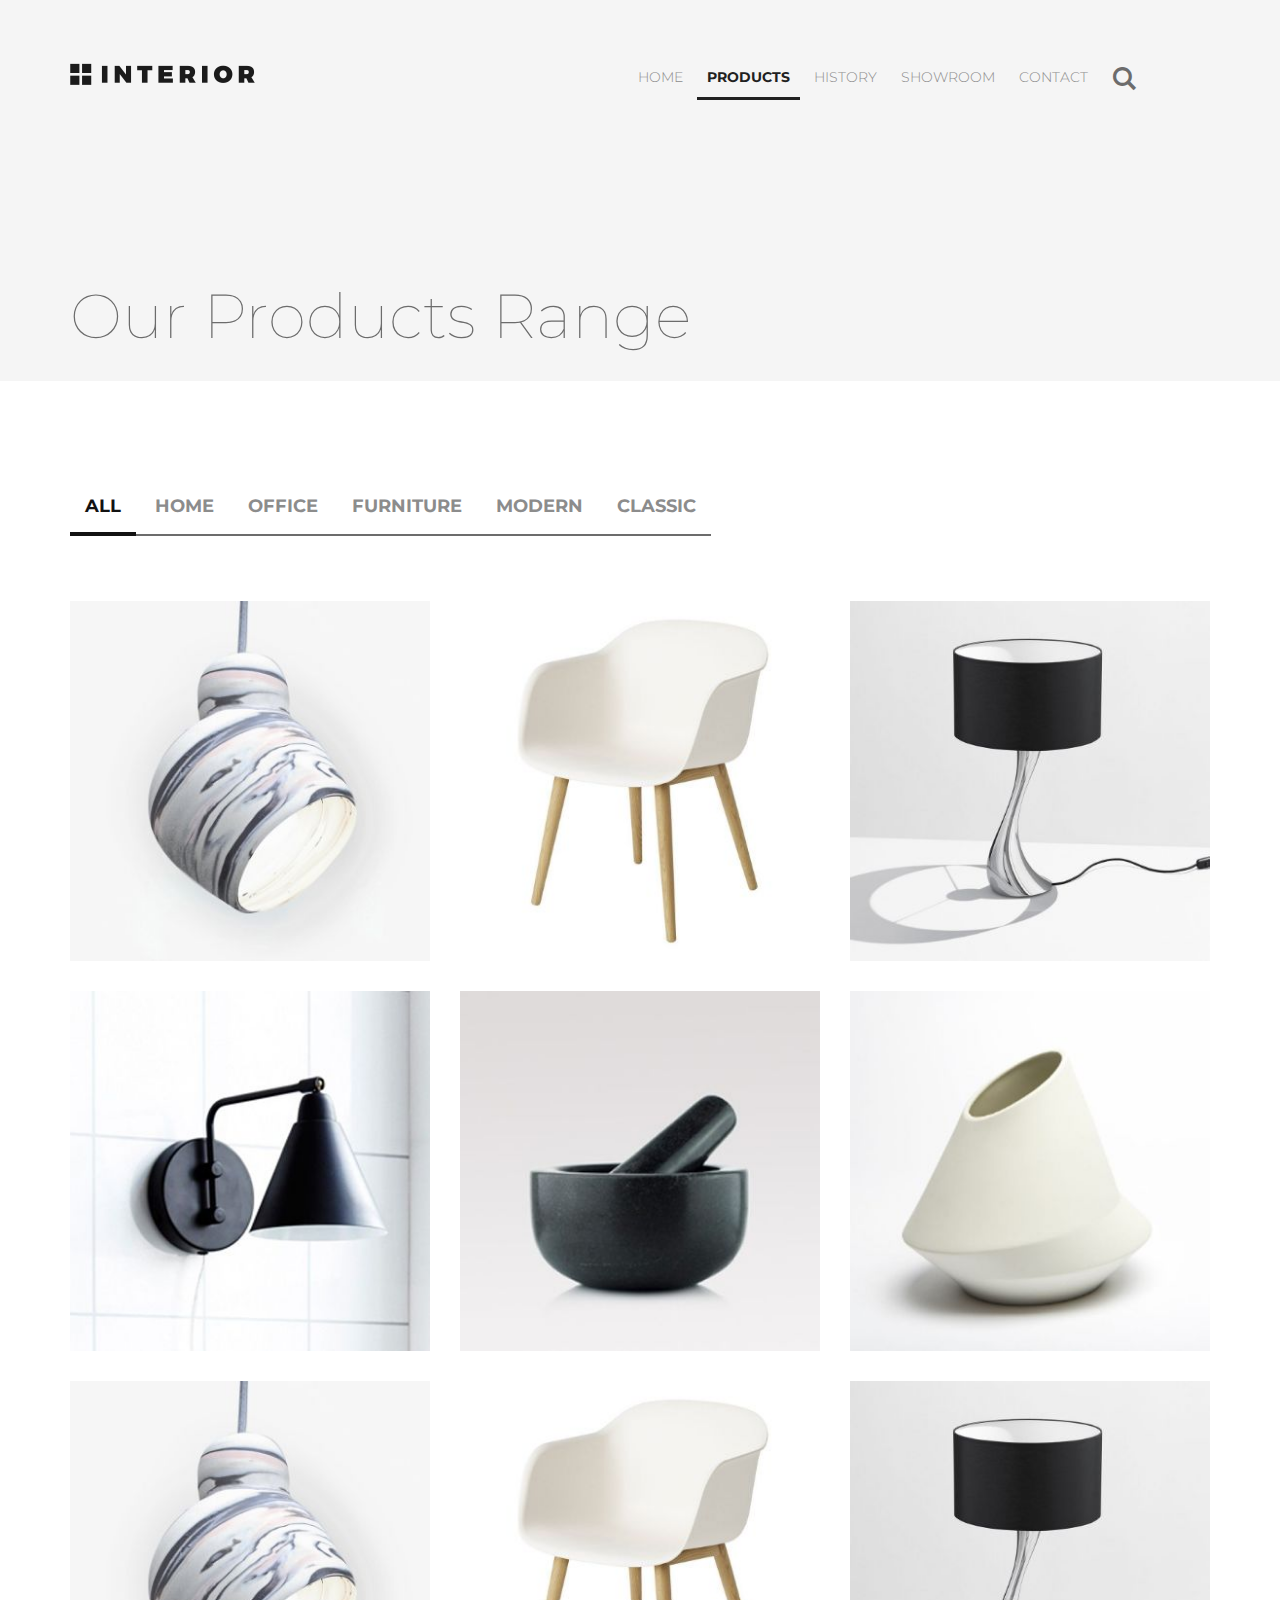
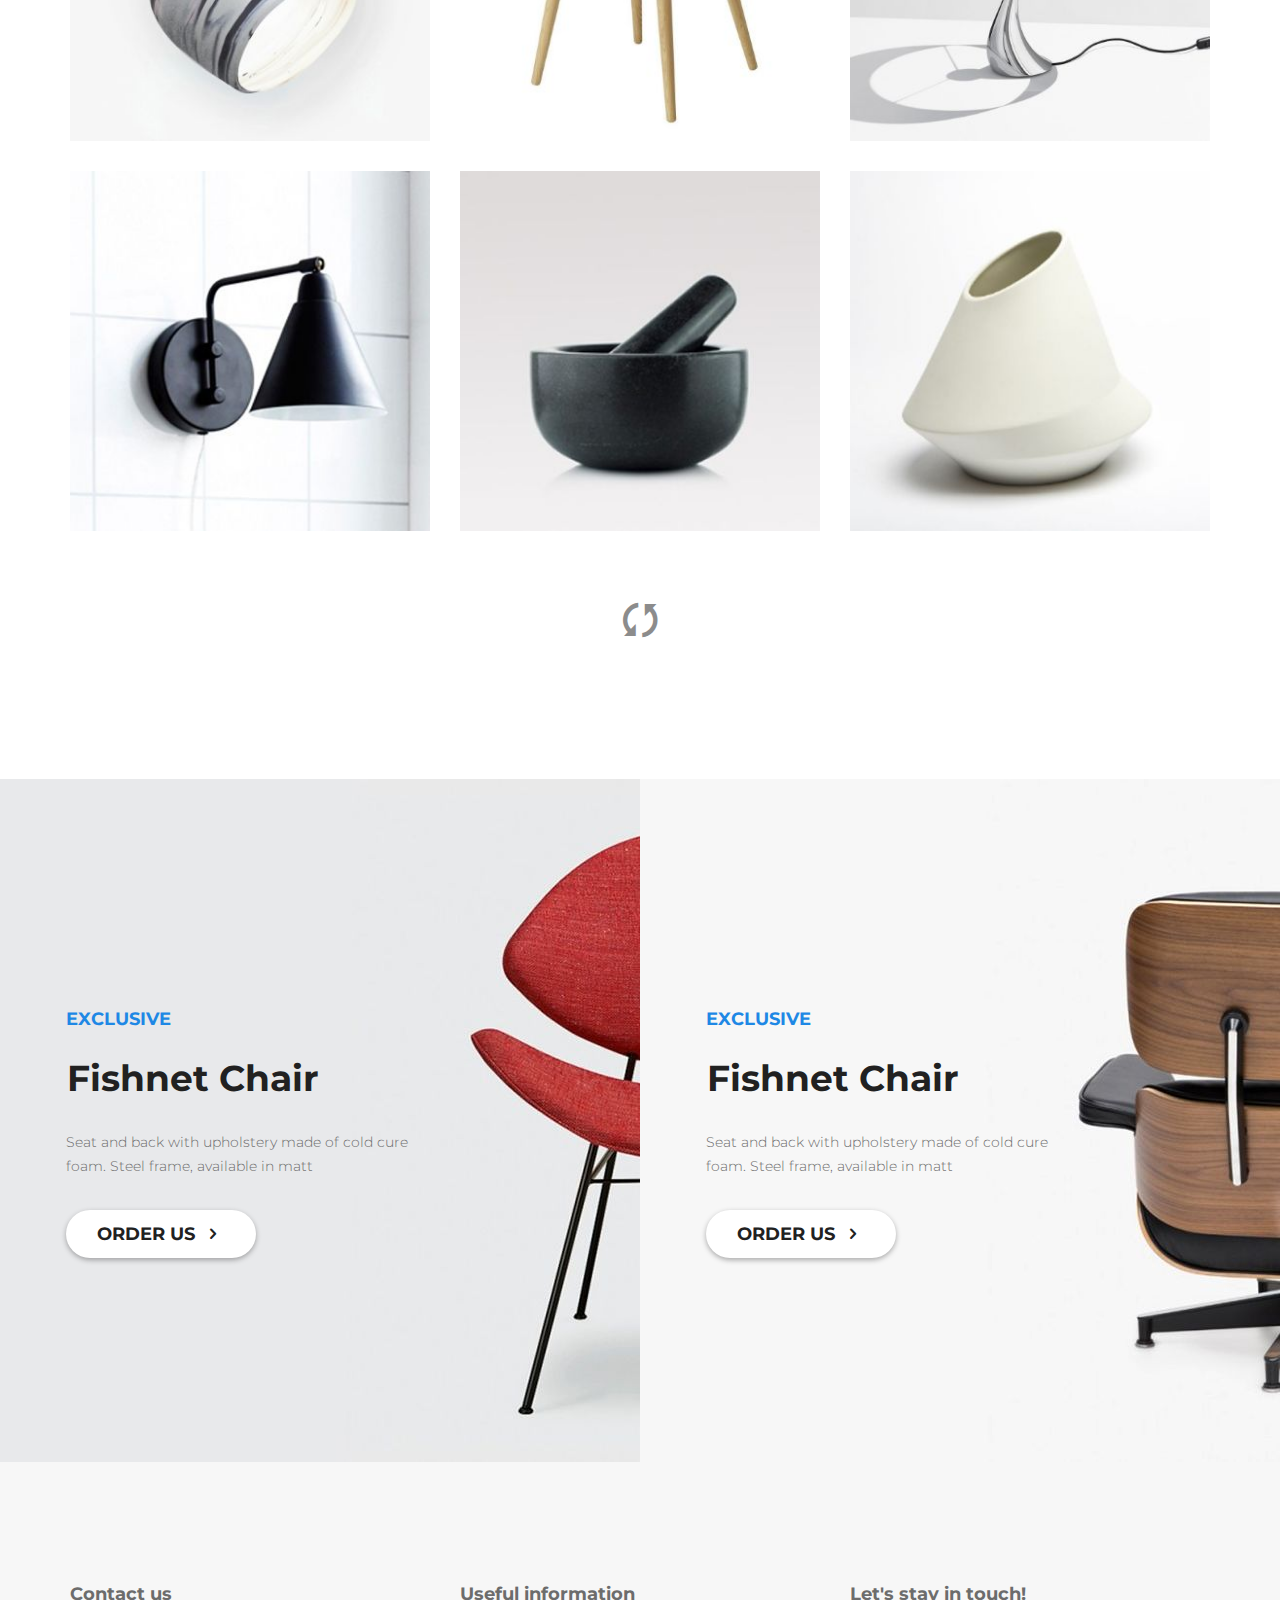
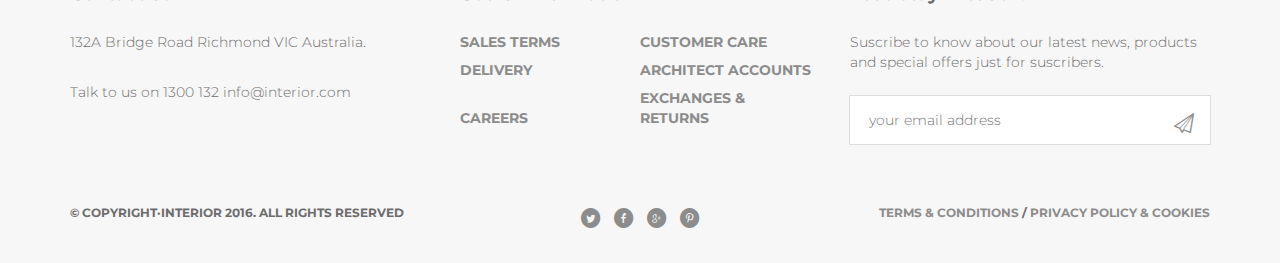
<file: interior/product.html>
<!DOCTYPE html>
<html lang="en">

<head>
    <meta charset="UTF-8">
    <meta name="viewport" content="width=device-width, initial-scale=1.0">
    <meta http-equiv="X-UA-Compatible" content="ie=edge">
    <title>INTERIOR - Our Products Range</title>
    <link href="https://fonts.googleapis.com/css?family=Montserrat:100,300,700" rel="stylesheet">
    <link rel="stylesheet" href="css/bootstrap.min.css">
    <link rel="stylesheet" href="css/styles.css">
    <link rel="stylesheet" href="css/font-icon.css">
    <link rel="stylesheet" href="css/media.css">
</head>

<body>
    <div class="wrapper">
        <header class="header clearfix">
            <div class="container">
                <nav class="header__nav nav clearfix">
                    <div class="logo nav__logo">
                        <a class="logo__link" href="index.html">
                            <img src="img/logo.png" alt="Логотип">
                        </a>
                    </div>
                    <button class="nav__gamb hidden-md hidden-lg">
                        <i class="icon-menu"></i>
                    </button>
                    <div class="nav__wrapper hidden-sm hidden-xs">
                        <ul class="menu nav__menu">
                            <li class="menu__item">
                                <a class="menu__link" href="index.html">Home</a>
                            </li>
                            <li class="menu__item menu__item--active">
                                <a class="menu__link" href="product.html">Products</a>
                            </li>
                            <li class="menu__item">
                                <a class="menu__link" href="#">History</a>
                            </li>
                            <li class="menu__item">
                                <a class="menu__link" href="#">Showroom</a>
                            </li>
                            <li class="menu__item">
                                <a class="menu__link" href="contact.html">Contact</a>
                            </li>
                        </ul>
                        <div class="search nav__search">
                            <input type="text">
                            <button type="button" class="btn-search">
                                <i class="icon-search"></i>
                            </button>
                        </div>
                    </div>
                </nav>
                <h1 class="header__title">Our Products Range</h1>
            </div>
        </header>

        <main class="content">
            <section class="container product">
                <header class="products-1__nav products-1__nav--mini clearfix">
                    <ul class="products-1__tabs-nav">
                        <li class="products-1__tab-link products-1__tab-link--active">
                            <a href="#">All</a>
                        </li>
                        <li class="products-1__tab-link">
                            <a href="#">Home</a>
                        </li>
                        <li class="products-1__tab-link">
                            <a href="#">Office</a>
                        </li>
                        <li class="products-1__tab-link">
                            <a href="#">Furniture</a>
                        </li>
                        <li class="products-1__tab-link">
                            <a href="#">Modern</a>
                        </li>
                        <li class="products-1__tab-link">
                            <a href="#">Classic</a>
                        </li>
                    </ul>
                </header>
                <ul class="row product__list">
                    <li class="col-md-4 col-sm-6">
                        <a href="deails.html" data-cat="1" class="product__item">
                            <img src="img/t1.jpg" alt="" class="product__img">
                        </a>
                    </li>
                    <li class="col-md-4 col-sm-6">
                        <a href="deails.html" data-cat="2" class="product__item">
                            <img src="img/t2.jpg" alt="" class="product__img">
                        </a>
                    </li>
                    <li class="col-md-4 col-sm-6">
                        <a href="deails.html" data-cat="3" class="product__item">
                            <img src="img/t3.jpg" alt="" class="product__img">
                        </a>
                    </li>
                    <li class="col-md-4 col-sm-6">
                        <a href="deails.html" data-cat="4" class="product__item">
                            <img src="img/t4.jpg" alt="" class="product__img">
                        </a>
                    </li>
                    <li class="col-md-4 col-sm-6">
                        <a href="deails.html" data-cat="5" class="product__item">
                            <img src="img/t5.jpg" alt="" class="product__img">
                        </a>
                    </li>
                    <li class="col-md-4 col-sm-6">
                        <a href="deails.html" data-cat="5" class="product__item">
                            <img src="img/t6.jpg" alt="" class="product__img">
                        </a>
                    </li>
                    <li class="col-md-4 col-sm-6">
                        <a href="deails.html" data-cat="1" class="product__item">
                            <img src="img/t1.jpg" alt="" class="product__img">
                        </a>
                    </li>
                    <li class="col-md-4 col-sm-6">
                        <a href="deails.html" data-cat="2" class="product__item">
                            <img src="img/t2.jpg" alt="" class="product__img">
                        </a>
                    </li>
                    <li class="col-md-4 col-sm-6">
                        <a href="deails.html" data-cat="3" class="product__item">
                            <img src="img/t3.jpg" alt="" class="product__img">
                        </a>
                    </li>
                    <li class="col-md-4 col-sm-6">
                        <a href="deails.html" data-cat="4" class="product__item">
                            <img src="img/t4.jpg" alt="" class="product__img">
                        </a>
                    </li>
                    <li class="col-md-4 col-sm-6">
                        <a href="deails.html" data-cat="5" class="product__item">
                            <img src="img/t5.jpg" alt="" class="product__img">
                        </a>
                    </li>
                    <li class="col-md-4 col-sm-6">
                        <a href="deails.html" data-cat="5" class="product__item">
                            <img src="img/t6.jpg" alt="" class="product__img">
                        </a>
                    </li>
                </ul>
                <div class="product__reload">
                    <a href="#" class="product__reload-link">
                        <i class="icon-arrows-ccw"></i>
                    </a>
                </div>
            </section>
            <div class="container-fluid">             
                <section class="exclusive row">
                    <div class="exclusive__item slide col-sm-6" style="background-image: url(img/e1.jpg);">
                        <div class="slide__text exclusive__text">
                            <h4 class="slide__label slide__label--blue">Exclusive</h4>
                            <h3 class="slide__title slide__title--fz36px">Fishnet chair</h3>
                            <p class="slide__description">Seat and back with upholstery made of cold cure foam. Steel frame, available in matt</p>
                            <a href="#" class="btn">Order us
                                <i class="icon-right-open"></i>
                            </a>
                        </div>
                    </div>
                    <div class="exclusive__item slide col-sm-6" style="background-image: url(img/e2.jpg);">
                        <div class="slide__text exclusive__text">
                            <h4 class="slide__label slide__label--blue">Exclusive</h4>
                            <h3 class="slide__title slide__title--fz36px">Fishnet chair</h3>
                            <p class="slide__description">Seat and back with upholstery made of cold cure foam. Steel frame, available in matt</p>
                            <a href="#" class="btn">Order us
                                <i class="icon-right-open"></i>
                            </a>
                        </div>
                    </div>
                </section>
            </div>
        </main>
    </div>
    <footer class="footer">
        <div class="container">
            <div class="row">
                <div class="contact col-md-4">
                    <span class="footer__title">Contact us</span>
                    <p>132A Bridge Road Richmond VIC Australia.</p>
                    <p>Talk to us on 1300 132 info@interior.com</p>
                </div>
                <div class="footer__nav col-md-4">
                    <span class="footer__title">Useful information</span>
                    <ul class="footer__nav">
                        <li>
                            <a href="#">Sales terms</a>
                        </li>
                        <li>
                            <a href="#">Customer care</a>
                        </li>
                        <li>
                            <a href="#">Delivery</a>
                        </li>
                        <li>
                            <a href="#">Architect accounts</a>
                        </li>
                        <li>
                            <a href="#">Careers</a>
                        </li>
                        <li>
                            <a href="#">Exchanges &amp; Returns</a>
                        </li>
                    </ul>
                </div>
                <div class="suscribe col-md-4">
                    <span class="footer__title">Let's stay in touch!</span>
                    <p>Suscribe to know about our latest news, products and special offers just for suscribers.</p>
                    <div class="suscribe-form">
                        <input class="suscribe-form__input" type="email" placeholder="your email address">
                        <button class="suscribe-form__btn">
                            <i class="icon-paper-plane"></i>
                        </button>
                    </div>

                </div>
            </div>
            <div class="footer__line row">
                <p class="copy col-md-4">
                    &copy;&nbsp;copyright&middot;interior 2016. All rights reserved
                </p>
                <div class="soc col-md-4">
                    <a href="#" class="icon-twitter-circled"></a>
                    <a href="#" class="icon-facebook-circled"></a>
                    <a href="#" class="icon-gplus-circled"></a>
                    <a href="#" class="icon-pinterest-circled"></a>
                </div>
                <div class="politic col-md-4">
                    <a href="" htef="#">Terms &amp; Conditions</a> /
                    <a href="" htef="#">Privacy policy &amp; Cookies</a>
                </div>
            </div>
        </div>
    </footer>
    <script src="js/jquery-3.3.1.min.js"></script>
    <script src="js/main.js"></script>
</body>

</html>
</file>
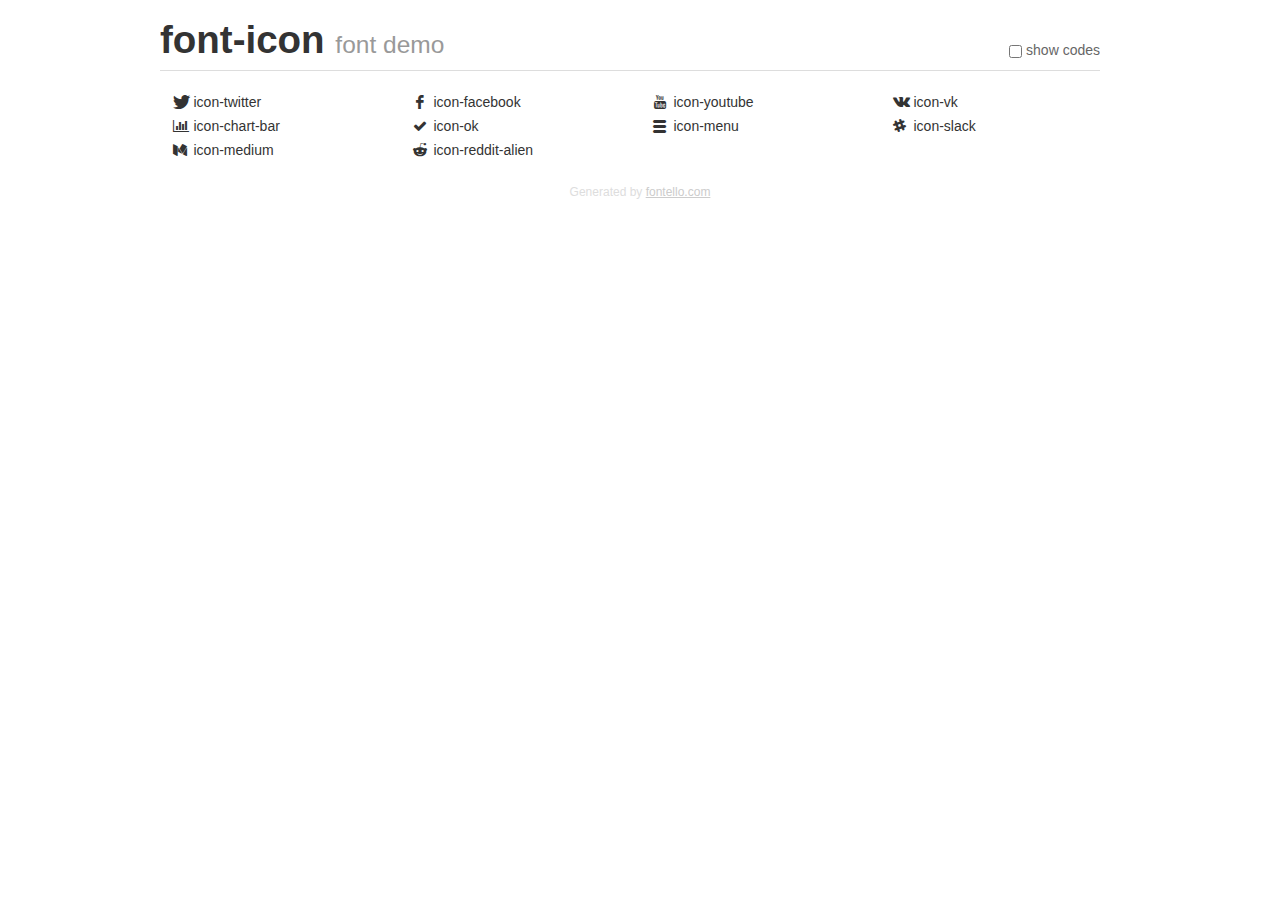
<file: exspase/libs/fontello/demo.html>
<!DOCTYPE html>
<html>
  <head><!--[if lt IE 9]><script language="javascript" type="text/javascript" src="//html5shim.googlecode.com/svn/trunk/html5.js"></script><![endif]-->
    <meta charset="UTF-8"><style>/*
 * Bootstrap v2.2.1
 *
 * Copyright 2012 Twitter, Inc
 * Licensed under the Apache License v2.0
 * http://www.apache.org/licenses/LICENSE-2.0
 *
 * Designed and built with all the love in the world @twitter by @mdo and @fat.
 */
.clearfix {
  *zoom: 1;
}
.clearfix:before,
.clearfix:after {
  display: table;
  content: "";
  line-height: 0;
}
.clearfix:after {
  clear: both;
}
html {
  font-size: 100%;
  -webkit-text-size-adjust: 100%;
  -ms-text-size-adjust: 100%;
}
a:focus {
  outline: thin dotted #333;
  outline: 5px auto -webkit-focus-ring-color;
  outline-offset: -2px;
}
a:hover,
a:active {
  outline: 0;
}
button,
input,
select,
textarea {
  margin: 0;
  font-size: 100%;
  vertical-align: middle;
}
button,
input {
  *overflow: visible;
  line-height: normal;
}
button::-moz-focus-inner,
input::-moz-focus-inner {
  padding: 0;
  border: 0;
}
body {
  margin: 0;
  font-family: "Helvetica Neue", Helvetica, Arial, sans-serif;
  font-size: 14px;
  line-height: 20px;
  color: #333;
  background-color: #fff;
}
a {
  color: #08c;
  text-decoration: none;
}
a:hover {
  color: #005580;
  text-decoration: underline;
}
.row {
  margin-left: -20px;
  *zoom: 1;
}
.row:before,
.row:after {
  display: table;
  content: "";
  line-height: 0;
}
.row:after {
  clear: both;
}
[class*="span"] {
  float: left;
  min-height: 1px;
  margin-left: 20px;
}
.container,
.navbar-static-top .container,
.navbar-fixed-top .container,
.navbar-fixed-bottom .container {
  width: 940px;
}
.span12 {
  width: 940px;
}
.span11 {
  width: 860px;
}
.span10 {
  width: 780px;
}
.span9 {
  width: 700px;
}
.span8 {
  width: 620px;
}
.span7 {
  width: 540px;
}
.span6 {
  width: 460px;
}
.span5 {
  width: 380px;
}
.span4 {
  width: 300px;
}
.span3 {
  width: 220px;
}
.span2 {
  width: 140px;
}
.span1 {
  width: 60px;
}
[class*="span"].pull-right,
.row-fluid [class*="span"].pull-right {
  float: right;
}
.container {
  margin-right: auto;
  margin-left: auto;
  *zoom: 1;
}
.container:before,
.container:after {
  display: table;
  content: "";
  line-height: 0;
}
.container:after {
  clear: both;
}
p {
  margin: 0 0 10px;
}
.lead {
  margin-bottom: 20px;
  font-size: 21px;
  font-weight: 200;
  line-height: 30px;
}
small {
  font-size: 85%;
}
h1 {
  margin: 10px 0;
  font-family: inherit;
  font-weight: bold;
  line-height: 20px;
  color: inherit;
  text-rendering: optimizelegibility;
}
h1 small {
  font-weight: normal;
  line-height: 1;
  color: #999;
}
h1 {
  line-height: 40px;
}
h1 {
  font-size: 38.5px;
}
h1 small {
  font-size: 24.5px;
}
body {
  margin-top: 90px;
}
.header {
  position: fixed;
  top: 0;
  left: 50%;
  margin-left: -480px;
  background-color: #fff;
  border-bottom: 1px solid #ddd;
  padding-top: 10px;
  z-index: 10;
}
.footer {
  color: #ddd;
  font-size: 12px;
  text-align: center;
  margin-top: 20px;
}
.footer a {
  color: #ccc;
  text-decoration: underline;
}
.the-icons {
  font-size: 14px;
  line-height: 24px;
}
.switch {
  position: absolute;
  right: 0;
  bottom: 10px;
  color: #666;
}
.switch input {
  margin-right: 0.3em;
}
.codesOn .i-name {
  display: none;
}
.codesOn .i-code {
  display: inline;
}
.i-code {
  display: none;
}
@font-face {
      font-family: 'font-icon';
      src: url('./font/font-icon.eot?41703937');
      src: url('./font/font-icon.eot?41703937#iefix') format('embedded-opentype'),
           url('./font/font-icon.woff?41703937') format('woff'),
           url('./font/font-icon.ttf?41703937') format('truetype'),
           url('./font/font-icon.svg?41703937#font-icon') format('svg');
      font-weight: normal;
      font-style: normal;
    }
     
     
    .demo-icon
    {
      font-family: "font-icon";
      font-style: normal;
      font-weight: normal;
      speak: none;
     
      display: inline-block;
      text-decoration: inherit;
      width: 1em;
      margin-right: .2em;
      text-align: center;
      /* opacity: .8; */
     
      /* For safety - reset parent styles, that can break glyph codes*/
      font-variant: normal;
      text-transform: none;
     
      /* fix buttons height, for twitter bootstrap */
      line-height: 1em;
     
      /* Animation center compensation - margins should be symmetric */
      /* remove if not needed */
      margin-left: .2em;
     
      /* You can be more comfortable with increased icons size */
      /* font-size: 120%; */
     
      /* Font smoothing. That was taken from TWBS */
      -webkit-font-smoothing: antialiased;
      -moz-osx-font-smoothing: grayscale;
     
      /* Uncomment for 3D effect */
      /* text-shadow: 1px 1px 1px rgba(127, 127, 127, 0.3); */
    }
     </style>
    <link rel="stylesheet" href="css/animation.css"><!--[if IE 7]><link rel="stylesheet" href="css/" + font.fontname + "-ie7.css"><![endif]-->
    <script>
      function toggleCodes(on) {
        var obj = document.getElementById('icons');
      
        if (on) {
          obj.className += ' codesOn';
        } else {
          obj.className = obj.className.replace(' codesOn', '');
        }
      }
      
    </script>
  </head>
  <body>
    <div class="container header">
      <h1>font-icon <small>font demo</small></h1>
      <label class="switch">
        <input type="checkbox" onclick="toggleCodes(this.checked)">show codes
      </label>
    </div>
    <div class="container" id="icons">
      <div class="row">
        <div class="the-icons span3" title="Code: 0xe800"><i class="demo-icon icon-twitter">&#xe800;</i> <span class="i-name">icon-twitter</span><span class="i-code">0xe800</span></div>
        <div class="the-icons span3" title="Code: 0xe801"><i class="demo-icon icon-facebook">&#xe801;</i> <span class="i-name">icon-facebook</span><span class="i-code">0xe801</span></div>
        <div class="the-icons span3" title="Code: 0xe802"><i class="demo-icon icon-youtube">&#xe802;</i> <span class="i-name">icon-youtube</span><span class="i-code">0xe802</span></div>
        <div class="the-icons span3" title="Code: 0xe803"><i class="demo-icon icon-vk">&#xe803;</i> <span class="i-name">icon-vk</span><span class="i-code">0xe803</span></div>
      </div>
      <div class="row">
        <div class="the-icons span3" title="Code: 0xe804"><i class="demo-icon icon-chart-bar">&#xe804;</i> <span class="i-name">icon-chart-bar</span><span class="i-code">0xe804</span></div>
        <div class="the-icons span3" title="Code: 0xe805"><i class="demo-icon icon-ok">&#xe805;</i> <span class="i-name">icon-ok</span><span class="i-code">0xe805</span></div>
        <div class="the-icons span3" title="Code: 0xe806"><i class="demo-icon icon-menu">&#xe806;</i> <span class="i-name">icon-menu</span><span class="i-code">0xe806</span></div>
        <div class="the-icons span3" title="Code: 0xf198"><i class="demo-icon icon-slack">&#xf198;</i> <span class="i-name">icon-slack</span><span class="i-code">0xf198</span></div>
      </div>
      <div class="row">
        <div class="the-icons span3" title="Code: 0xf23a"><i class="demo-icon icon-medium">&#xf23a;</i> <span class="i-name">icon-medium</span><span class="i-code">0xf23a</span></div>
        <div class="the-icons span3" title="Code: 0xf281"><i class="demo-icon icon-reddit-alien">&#xf281;</i> <span class="i-name">icon-reddit-alien</span><span class="i-code">0xf281</span></div>
      </div>
    </div>
    <div class="container footer">Generated by <a href="http://fontello.com">fontello.com</a></div>
  </body>
</html>
</file>
<file: interior/css/styles.css>
* {
  margin: 0;
  padding: 0;
}

@font-face{
    font-family: 'Gotham';
    src: url('../font/GothamProRegular/GothamProRegular.eot');
    src: url('../font/GothamProRegular/GothamProRegular.eot?iefix') format('eot'),
    url('../font/GothamProRegular/GothamProRegular.woff') format('woff'),
    url('../font/GothamProRegular/GothamProRegular.ttf') format('truetype');
    font-weight: normal;
    font-style: normal;
}

html,
body{
    font-family: 'Montserrat', sans-serif;
    font-weight: 300;
    font-size: 14px;
    color: #6c6c6c;
    height: 100%;
}

a{
    text-decoration: none;
    color: #8c8c8c;
}

a:hover, a:focus{
    color: #212121;
    text-decoration: none;
}

a:active{
    color: #6c6c6c;
    text-decoration: none;
}

h1{
    margin-bottom: 20px;
}

h3{
    margin-top: 10px;
}

.wrapper{
    max-width: 1366px;
    min-width: 320px;
    margin: 0 auto;
    box-sizing: border-box;
    padding-bottom: 384px;
    min-height: 100%;
}

.nav{
    min-height: 101px;
}

.nav__logo{
    float: left;
    margin-top: 63px;
}

.nav__menu{
    float: left;
    margin-top: 57px;
}

.nav__search{
    float: right;
    margin-top: 63px;
    margin-right: 69px;
    margin-left: 11px;
}

.nav__wrapper{
    float: right;
}

.search input[type="text"]{
    display: none;
}

.search input[type="text"]:focus{
    outline: 2px solid #6c6c6c;
}

.btn-search{
    border: none;
    background: none;
    cursor: pointer;
    color: #6c6c6c;
    font-size: 23px;
    outline: none;
}

.btn-search:hover{
    color: #212121;
}

.nav__gamb{
    float: right;
    margin-top: 57px;
    border: none;
    background: none;
    cursor: pointer;
    color: #6c6c6c;
    font-size: 23px;
    outline: none;
}

.nav__gamb:hover{
    color: #212121;
}

.menu{
    list-style: none;
}

.menu__item{
    text-align: center;
    list-style: none;
    display: inline-block;
}

.menu__link {
    display: inline-block;
    width: 100%;
    height: 100%;
    text-transform: uppercase;
    padding: 10px 10px;
    box-sizing: border-box;
}

.menu__item:hover a{
    color: #212121;
    border-bottom: 3px solid #212121; 
}

.menu__item--active a{
    font-weight: 700;
    color: #212121;
    border-bottom: 3px solid #212121; 
}
.header{
    position: relative;
    min-height: 360px;
    background-color: #f5f5f5;
}

.header__title{
    font-size: 62px;
    font-weight: 100;
    margin-top: 171px;
}

.header__slide{
    height: 800px;
}

.header__text{
    float: left;
    max-width: 485px;
    margin-top: 270px;
    margin-left: 98px;
}


.slide__label{
    font-size: 18px;
    font-weight: 700;
    text-transform: uppercase;
    color: #43a047;
    margin-bottom: 22px;
}

.slide__title{
    font-size: 60px;
    line-height: 55px;
    font-weight: 100;
    text-transform: uppercase;
    margin-left: 8px;
    color: #212121;
    margin-bottom: 30px;
}

.slide__description{
    margin-bottom: 32px;
    line-height: 24px;
}

.slider__nav{
    display: none;
    position: absolute;
    width: 100%;
    left: 0px;
    bottom: 19px;
    list-style: none;
    text-align: center;
}

.slider__nav-item{
    display: inline-block;
    vertical-align: middle;
    width: 34px;
    height: 34px;
    margin: 0 3px;
    border-radius: 16px;
    background-color: #8c8c8c;
}

.slider__nav-item:hover{
    background-color: #121212;
}

.slider__nav-item--active{
    width: 40px;
    height: 40px;
    border-radius: 20px;
    background-color: #121212;
}

.slider__nav-link{
    display: inline-block;
    width: 100%;
    height: 100%;
}

.slide__text.product__text {
    margin-top: 150px;
    max-width: 408px;
}



/********************************** product 1 ********************************/
.products-1{
    width: 1170px;
    margin: 0 auto;
}

.products-1__nav{
    margin-top: 100px;
    margin-bottom: 50px;
}

.products-1__tabs-nav{
    float: left;
    border-bottom: 2px solid #6c6c6c;
}

.products-1__tab-link{
    display: inline-block;
    font-weight: 700;
    font-size: 36px;
}

.products-1__nav--mini .products-1__tab-link{
    font-size: 18px;
    text-transform: uppercase;
}

.products-1__tab-link--active{
    border-bottom: 4px solid #121212;
    margin-bottom: -2px;
}

.products-1__tab-link--active a{
    color: #121212;
}

.products-1__tab-link a{
    display: inline-block;
    padding: 20px 15px;
}


.products-1__nav--mini .products-1__tab-link a{
    padding: 13px 15px;
}
.products-1__all-link{
    padding: 42px 0 22px;
    color: #121212;
    width: 160px;
    display: block;
    float: right;
    font-size: 18px;
    font-weight: 700;
    text-transform: uppercase;
}

.products-1__all-link i{
    display: none;
}

.products-1__all-link:hover i{
    display: inline;
}

/*********************************************** Excluseve ******/
.exclusive{
    margin-top: 120px;
}

.exclusive__item{
    max-width: 683px;
    height: 683px;
    margin: 0 auto;
}

.slide__label--blue{
    color: #1e88e5;
}

.slide__title--fz36px{
    font-size: 36px;
    text-transform: capitalize;
    margin-left: 1px;
    font-weight: 700;
}

.exclusive__text{
    position: relative;
    top: 228px;
    margin-left: 51px;
    max-width: 375px;
}

.exclusive__text .slide__label{
    margin-bottom: 18px;
}

.exclusive__text .slide__title{
    margin-bottom: 24px;
}


/************************************** Trending *******************************
.trending{
    width: 1170px;
    margin: 0 auto;
}

.trending__header{
    margin-top: 95px;
    margin-bottom: 60px;
    color: #212121;
}

.trending__title{
    float: left;
    font-size: 36px;
    margin: 0;
}

.trending__all-link{
    padding-top: 22px;
    color: #212121;
    width: 160px;
    display: block;
    float: right;
    font-size: 18px;
    font-weight: 700;
    text-transform: uppercase;
}

.trending__all-link i{
    display: none;
}

.trending__all-link:hover i{
    display: inline;
}

.trending__list{
    list-style: none;
}

.trending__item{
    width: 370px;
    height: 370px;
    float: left;
    margin-left: 30px;
    margin-bottom: 30px;
    outline: 1px solid #eee;
}

.trending__item:hover{
    outline: 1px solid #8c8c8c;
}

.trending__item:first-child, .trending__item:nth-child(3n+4){
    margin-left: 0;
}
 К удалению ******************************/

/****************************************** hot-deal *************************/
.hot-deal{
    position: relative;
    margin-top: 120px;
}

.hot-deal .slide{
    height: 800px;
}

.hot-deal__text{
    position: relative;
    top: 287px;
    left: 99px;
    max-width: 485px;
}

.slide__label--red{
    color: #e53935;
}


/************************************ Banner ******************************/

.banner{
    height: 516px;
    margin-top: 120px;
}

.banner__text{
    position: relative;
    top: 125px;
    left: 99px;
    max-width: 466px;
}

.slide__label--gray{
    color: #6c6c6c;
}

.slide__description--fz22px{
    font-size: 22px;
}

.banner__text .slide__title{
    margin-bottom: 25px;
}


/************************************** Footer ***********************/
.footer{
    box-sizing: border-box;
    min-height: 384px;
    padding: 120px 0 30px;
    background-color: #f7f7f7;
    max-width: 1366px;
    margin: -384px auto 0;
}

.footer__title{
    display: block;
    color: #6c6c6c;
    font-size: 18px;
    font-weight: 700;
    margin-bottom: 24px;
}

.contact p:nth-child(2){
    margin-bottom: 30px;
}


/*///////// .footer-nav ////////*/
.footer__nav{
    list-style: none;
}

.footer__nav li{
    display: inline-block;
    width: 49%;
    margin-bottom: 8px;
}

.footer__nav li a{
    display: inline-block;
    width: 100%;
    height: 100%;
    font-weight: 700;
    text-transform: uppercase;
}
/*///////// ////////// ////////*/


.suscribe p:nth-child(2){
    margin-bottom: 24px;
}

/*///////// suscribe-form ////////*/
.suscribe-form{
    position: relative;
    width: 100%;
    height: 48px;
    outline: 1px solid #ddd;
}

.suscribe-form__input{
    width: 100%;
    height: 100%;
    box-sizing: border-box;
    padding: 17px 59px 17px 19px;
    border: none;
}

.suscribe-form__btn{
    position: absolute;
    right: 0;
    top: 0;
    padding: 13px 12px;
    border: none;
    background: none;
    outline: none;
    cursor: pointer;
    color: #8c8c8c;
    font-size: 20px;
}

.suscribe-form__btn:hover{
    color: #212121;
}

.suscribe-form__btn:focus, .suscribe-form__input:focus{
    outline: none;
}
/*///////////////////////////////*/

.footer__line{
    margin-top: 60px;
}

.copy, .politic{
    font-weight: 700;
    text-transform: uppercase;
    font-size: 12px;
}

.politic{
    text-align: right;
}

.soc{
    font-size: 20px;
    text-align: center;
}

/************************************* Contact Us ***********************/
.contact-card{
   /* max-width: 370px;*/
    text-align: center;
    outline: 1px solid #9c9c9c;
    margin-bottom: 30px;
    color: #212121;
}

.contact-us{
    padding: 71px 0 92px;
}

.contact-card__icon{
    font-size: 48px;
    padding: 36px 0 22px;
}

.contact-card__city{
    font-size: 22px;
    font-weight: 700;
}

.contact-card__text{
    padding: 20px 0 48px;
    color: #6c6c6c;
}

.contact-card__text a{
    color: #212121;
}

.contact-card__text a:hover{
    text-decoration: underline;
}

/************************************* Our Products Range *****************/


.product__header{
    margin-top: 95px;
    margin-bottom: 60px;
    color: #212121;
}

.product__heading{
    float: left;
    font-size: 36px;
    margin: 0;
}

.product__all-link{
    padding-top: 22px;
    color: #212121;
    width: 160px;
    display: block;
    float: right;
    font-size: 18px;
    font-weight: 700;
    text-transform: uppercase;
}

.product__all-link i{
    display: none;
}

.product__all-link:hover i{
    display: inline;
}

.product__list{
    list-style: none;
}


.product__list li{
    padding: 15px;
}

.product__item{
    display: block;
    position: relative;
    width: 100%;
    max-width: 370px;
    margin: 0 auto;
}

.product__text{
    display: none;
    position: absolute;
    top:0;
    left: 0;
    width: 100%;
    height: 100%;
    background-color: rgba(255, 255, 255, 0.9);
    text-align: center;
    padding: 0 32px;
    box-sizing: border-box;
}

.product__btn{
    margin: 75px 0  20px;
}

.product__title{
    color:#212121;
    font-size: 22px;
    margin-top: 0; 
    margin-bottom: 16px;
}

.product__item:hover{
    outline: 1px solid #8c8c8c;
}

.product__item:hover .product__text{
    display: block;
}

.product__img{
    width: 100%;
}

.product__reload{
    text-align: center;
    font-size: 42px;
    margin-top: 35px;
}

.product__reload-link{
    display: inline-block;
    padding: 9px;
    border-radius: 35px;
}

.product__reload-link:hover{
    background-color: #d8f4fe;
}

/***** mix *****/
.product__list--mini .product__item{
    max-width: 270px;
}

.product__list--mini .product__btn{
    margin: 50px 0  20px;
}

.product__item--big{
    max-width: 570px;
}

.product__item--big .product__text{
    display: block;
    background: none;
    text-align: left;
}

.product__li{
    padding: 15px;
}

/******************************** Product deails ****************/

.header--mini{
    min-height: 119px;
    background-color: #fff;
}

.cat-menu{
    list-style: none;
    text-align: center;
    background-color: #f4f4f4;
    padding: 2px 0;
}

.cat-menu__item{
    display: inline-block;
}

.cat-menu__link{
    display: inline-block;
    padding: 20px;
    font-weight: 700;
    text-transform: uppercase;
    font-size: 18px;
}

.cat-menu__link--active{
    color: #212121;
}

.product-deails__img{
    width: 100%;
}

.product-deails__nav{
    text-align: center;
}

.product-deails__nav-link{
    display: inline-block;
    width: 70px;
    height: 70px;
}

.product-deails__title{
    color: #212121;
    font-size: 36px;
    text-align: center;
    margin: 0 0 10px;
}

.product-deails__tag{
    color: #e53935;
    font-size: 18px;
    text-align: center;
    text-transform: uppercase;
    font-weight: 700;
}

.product-deails__price{
    color: #212121;
    font-size: 36px;
    text-align: center;
    font-family: Gotham;
    margin-top: 30px;
    margin-bottom: 30px;
}

.product-deails__price span{
    font-size: 72px;
}

.product-deails__description{
    font-family: Gotham;
    margin-top: 50px;
}

.product-deails__nav-link:hover, .product-deails__nav-link--active{
    opacity: 0.3;
}

.content__product-deails{
    margin-top: 72px;
}

/********************************************* fix ****/
.clearfix:after{
    content: '';
    display: block;
    clear: both;
}

.btn{
    display: inline-block;
    height: 48px;
    text-align: center;
    box-sizing: border-box;
    padding: 0 31px;
    background-color:  #ffffff;
    box-shadow: 0px 2px 4.85px 0.15px rgba(33, 33, 33, 0.35);
    border-radius: 24px;
    font-size: 18px;
    font-weight: 700;
    line-height: 48px;
    color: #212121;
    text-transform: uppercase;
}

.btn--circle{
    width: 48px;
    padding: 0;
}

.btn:hover{
    box-shadow: 0px 3px 5px 0.15px rgba(33, 33, 33, 0.35);
}

.btn:active{
    box-shadow: 0px -1px 4.85px 0.15px rgba(33, 33, 33, 0.35);
}

.btn--red{
    background-color: #f44336;
    color: #fff;
}

.btn--red:hover, .btn--red:focus, .btn--red:active{
    color: #fff;
}

.btn--big{
    width: 100%;
    height: 71px;
    line-height: 71px;
    border-radius: 36px;
}

.slider__list{
    list-style: none;
}

.appstore{
    display: inline-block;
    width: 135px;
    height: 40px;
    background-image: url(../img/app-store.png);
}

.gplay{
    display: inline-block;
    width: 135px;
    height: 40px;
    background-image: url(../img/google-play.png);
}

.block-link{
    display: block;
}
</file>
<file: interior/css/font-icon.css>
@font-face {
  font-family: 'font-icon';
  src: url('../font/font-icon.eot?76479951');
  src: url('../font/font-icon.eot?76479951#iefix') format('embedded-opentype'),
       url('../font/font-icon.woff2?76479951') format('woff2'),
       url('../font/font-icon.woff?76479951') format('woff'),
       url('../font/font-icon.ttf?76479951') format('truetype'),
       url('../font/font-icon.svg?76479951#font-icon') format('svg');
  font-weight: normal;
  font-style: normal;
}
/* Chrome hack: SVG is rendered more smooth in Windozze. 100% magic, uncomment if you need it. */
/* Note, that will break hinting! In other OS-es font will be not as sharp as it could be */
/*
@media screen and (-webkit-min-device-pixel-ratio:0) {
  @font-face {
    font-family: 'font-icon';
    src: url('../font/font-icon.svg?76479951#font-icon') format('svg');
  }
}
*/
 
 [class^="icon-"]:before, [class*=" icon-"]:before {
  font-family: "font-icon";
  font-style: normal;
  font-weight: normal;
  speak: none;
 
  display: inline-block;
  text-decoration: inherit;
  width: 1em;
  margin-right: .2em;
  text-align: center;
  /* opacity: .8; */
 
  /* For safety - reset parent styles, that can break glyph codes*/
  font-variant: normal;
  text-transform: none;
 
  /* fix buttons height, for twitter bootstrap */
  line-height: 1em;
 
  /* Animation center compensation - margins should be symmetric */
  /* remove if not needed */
  margin-left: .2em;
 
  /* you can be more comfortable with increased icons size */
  /* font-size: 120%; */
 
  /* Font smoothing. That was taken from TWBS */
  -webkit-font-smoothing: antialiased;
  -moz-osx-font-smoothing: grayscale;
 
  /* Uncomment for 3D effect */
  /* text-shadow: 1px 1px 1px rgba(127, 127, 127, 0.3); */
}
 
.icon-paper-plane:before { content: '\e800'; } /* '' */
.icon-arrows-ccw:before { content: '\e801'; } /* '' */
.icon-search:before { content: '\e802'; } /* '' */
.icon-menu:before { content: '\e803'; } /* '' */
.icon-location:before { content: '\e804'; } /* '' */
.icon-right-open:before { content: '\e805'; } /* '' */
.icon-cancel:before { content: '\e806'; } /* '' */
.icon-twitter-circled:before { content: '\f30a'; } /* '' */
.icon-facebook-circled:before { content: '\f30d'; } /* '' */
.icon-gplus-circled:before { content: '\f310'; } /* '' */
.icon-pinterest-circled:before { content: '\f313'; } /* '' */
</file>
<file: interior/css/media.css>
@media (min-width: 768px) {
    
}

@media (min-width: 992px) {
}

@media (min-width: 1200px) {

}

@media (max-width: 568px) {

    .slide__text, .hot-deal__text, .banner__text, .header__text{
        margin-left: 0;
        text-align: center;
        left: 0;
        max-width: 100%;
    }
    
}

@media (max-width: 768px) {
    .header__title{
        font-size: 48px;
    }

    .header__text{
        margin-top: 70px;
    }

    .trending__all-link{
        float: none;
        text-align: center;
    }

    .trending__all-link{
        float: none;
        text-align: center;
    }
    
}

@media (max-width: 992px) {
    .suscribe{
        margin-top: 30px;
    }

    .footer__nav{
        margin-top: 30px;
    }

    .copy, .politic, .soc{
        text-align: center;
    }

    .politic, .soc{
        margin-top: 30px;
    }

    .nav__logo{
        margin-top: 26px;
    }

    .nav__wrapper{
        position: absolute;
        background-color: #fff;
        top:64px;
        left: 2%;
        width: 96%;
        padding: 20px 0 30px;
    }

    .nav__menu{
        float: none;
        margin: 0;
    }

    .nav__search{
        float: none;
        margin: 30px auto 0;
    }

    .menu__item{
        display: block;
    }

    
    .menu__item:hover a, .menu__item--active a{
        border-bottom: none; 
    }

    .nav__gamb{
        margin-bottom: 10px;
        margin-top: 20px;
    }

    .search{
        position: relative;
        width: 290px;
        height: 48px;
        outline: 1px solid #6c6c6c;
    }
    
    .search input[type="text"]{
        display: block;
        width: 100%;
        height: 100%;
        box-sizing: border-box;
        padding: 17px 59px 17px 19px;
        border: none;
    }

    .btn-search{
        position: absolute;
        top: 0;
        right: 0;
        padding: 8px 12px;
    }

    .nav__wrapper--open{
        display: block !important;
    }

     
    .slide__text.product__text {
        margin-top: 150px;
        max-width: 408px;
    }

}

@media (max-width: 1200px) {
    
    .slide__text.product__text {
        margin-top: 80px;
        max-width: 408px;
    }
}
</file>
<file: logist/css/fonts.css>
@font-face{font-family:'Open Sans';src:local('Open Sans Light'),local('OpenSans-Light'),url(../fonts/opensans/opensanslight.woff2) format('woff2'),url(../fonts/opensans/opensanslight.woff) format('woff'),url(../fonts/opensans/opensanslight.ttf) format('truetype');font-weight:300;font-style:normal}@font-face{font-family:'Open Sans';src:local('Open Sans Light Italic'),local('OpenSansLight-Italic'),url(../fonts/opensans/opensanslightitalic.woff2) format('woff2'),url(../fonts/opensans/opensanslightitalic.woff) format('woff'),url(../fonts/opensans/opensanslightitalic.ttf) format('truetype');font-weight:300;font-style:italic}@font-face{font-family:'Open Sans';src:local('Open Sans'),local('OpenSans'),url(../fonts/opensans/opensans.woff2) format('woff2'),url(../fonts/opensans/opensans.woff) format('woff'),url(../fonts/opensans/opensans.ttf) format('truetype');font-weight:400;font-style:normal}@font-face{font-family:'Open Sans';src:local('Open Sans Italic'),local('OpenSans-Italic'),url(../fonts/opensans/opensansitalic.woff2) format('woff2'),url(../fonts/opensans/opensansitalic.woff) format('woff'),url(../fonts/opensans/opensansitalic.ttf) format('truetype');font-weight:400;font-style:italic}@font-face{font-family:'Open Sans';src:local('Open Sans Semibold'),local('OpenSans-Semibold'),url(../fonts/opensans/opensanssemibold.woff2) format('woff2'),url(../fonts/opensans/opensanssemibold.woff) format('woff'),url(../fonts/opensans/opensanssemibold.ttf) format('truetype');font-weight:600;font-style:normal}@font-face{font-family:'Open Sans';src:local('Open Sans Semibold Italic'),local('OpenSans-SemiboldItalic'),url(../fonts/opensans/opensanssemibolditalic.woff2) format('woff2'),url(../fonts/opensans/opensanssemibolditalic.woff) format('woff'),url(../fonts/opensans/opensanssemibolditalic.ttf) format('truetype');font-weight:600;font-style:italic}@font-face{font-family:'Open Sans';src:local('Open Sans Bold'),local('OpenSans-Bold'),url(../fonts/opensans/opensansbold.woff2) format('woff2'),url(../fonts/opensans/opensansbold.woff) format('woff'),url(../fonts/opensans/opensansbold.ttf) format('truetype');font-weight:700;font-style:normal}@font-face{font-family:'Open Sans';src:local('Open Sans Bold Italic'),local('OpenSans-BoldItalic'),url(../fonts/opensans/opensansbolditalic.woff2) format('woff2'),url(../fonts/opensans/opensansbolditalic.woff) format('woff'),url(../fonts/opensans/opensansbolditalic.ttf) format('truetype');font-weight:700;font-style:italic}@font-face{font-family:'Open Sans';src:local('Open Sans Extrabold'),local('OpenSans-Extrabold'),url(../fonts/opensans/opensansextrabold.woff2) format('woff2'),url(../fonts/opensans/opensansextrabold.woff) format('woff'),url(../fonts/opensans/opensansextrabold.ttf) format('truetype');font-weight:800;font-style:normal}@font-face{font-family:'Open Sans';src:local('Open Sans Extrabold Italic'),local('OpenSans-ExtraboldItalic'),url(../fonts/opensans/opensansextrabolditalic.woff2) format('woff2'),url(../fonts/opensans/opensansextrabolditalic.woff) format('woff'),url(../fonts/opensans/opensansextrabolditalic.ttf) format('truetype');font-weight:800;font-style:italic}
</file>
<file: logist/css/main.css>
*::-webkit-input-placeholder{color:#666;opacity:1}*:-moz-placeholder{color:#666;opacity:1}*::-moz-placeholder{color:#666;opacity:1}*:-ms-input-placeholder{color:#666;opacity:1}body{font-family:"Open Sans",sans-serif;color:#000;font-size:14px;font-weight:400}input[placeholder]{text-overflow:ellipsis;font-style:italic}input::-moz-placeholder{text-overflow:ellipsis;font-style:italic}input:-moz-placeholder{text-overflow:ellipsis;font-style:italic}input:-ms-input-placeholder{text-overflow:ellipsis;font-style:italic}textarea::-webkit-input-placeholder{color:#bbb;font-style:italic}textarea::-moz-placeholder{color:#bbb;font-style:italic}textarea:-moz-placeholder{color:#bbb;font-style:italic}textarea:-ms-input-placeholder{color:#bbb;font-style:italic}.header{background:#fff;position:fixed;width:100%;top:0;z-index:100}.logo{float:left;padding-top:8px}.logo svg{width:40px;vertical-align:middle}.logo b{color:#ce3624;font-size:25px;font-weight:600;vertical-align:middle;line-height:60px}.top-nav{float:left;padding-top:4px;padding-right:10px}.top-nav ul{list-style:none}.top-nav li{display:inline-block}.top-nav a{display:block;padding:10px 15px;color:black;font-size:18px;font-weight:400}.top-nav a:hover,.top-nav a.active{color:#ce3624}.btn_top_nav{border:0;background:0;font-size:38px;padding:15px 15px;padding:5px 15px 0;vertical-align:middle;color:#b7b7b7}.btn_top_nav:hover{color:#878787}.btn_close_nav{cursor:pointer;color:#666;display:block;width:100%;font-size:18px;padding:5px;padding-left:13px}.contact{float:right;font-size:24px;font-weight:500;color:#352e5d}.contact span{font-size:24px;font-weight:500;color:#352e5d;vertical-align:middle}.contact i{color:#ce3624;font-size:15px;vertical-align:middle}.contact button{border:0;background:#ce3624;color:#fff;font-size:15px;padding:0 10px 2px;border-radius:20px;font-weight:400;vertical-align:middle}.block1{margin-top:83px;background:url(../images/bg1.jpg) no-repeat center;background-size:cover;-webkit-background-size:cover;-moz-background-size:cover;-o-background-size:cover;min-height:555px;overflow:hidden}.block1 h1{font-size:60px;color:#fff;font-weight:600;margin-bottom:2px;line-height:48px}.block1 h2{font-size:48px;font-weight:600;color:#fff;margin-top:0;margin-bottom:20px;line-height:48px}.block1 b{font-size:60px;color:#ce3624;font-weight:600}.block1 cl{font-size:60px;color:#ce3624;font-weight:600}.block1 p{font-size:48px;color:#fff;font-weight:200;margin-top:0}.block1 .btn1{border:3px solid #ce3624;background:#ce3624;color:#fff;font-size:28px;padding:0 40px 4px;border-radius:10px;font-weight:400;margin-bottom:30px;margin-right:9px}.block1 .btn2{border:3px solid #ce3624;background:0;color:#fff;font-size:28px;padding:0 30px 4px;border-radius:10px;font-weight:400}.btn_block1_nav{display:none;border:0;background:0;font-size:38px;padding:15px 15px;padding:5px 15px 0;vertical-align:middle;color:#fff;font-weight:200}.block1-nav ul{display:none;list-style:none;position:fixed;width:100%;top:60px;left:0;right:0;padding:20px 50px;background:#fff}.block1-nav a{display:block;padding:10px 5px;color:#000}.block1-nav a:hover,.block1-nav a.active{color:#ce3624}.block1-nav{position:relative;margin-left:-20px}.block1 .img img{position:absolute;top:200px;right:0;width:450px}.block1 .img{position:relative}.block2{text-align:center}.block2 h2{font-size:48px;font-weight:400}.block2 h3{font-size:30px;font-weight:400;margin-bottom:0;line-height:30px}.block2 p{font-size:24px;margin-top:0;padding:0 25px}.block3{margin-top:83px;min-height:278px;background:url(../images/bg1.jpg) no-repeat center;background-size:cover;-webkit-background-size:cover;-moz-background-size:cover;-o-background-size:cover;position:relative}.b3p1{font-size:60px;color:#fff;margin:0 0 0 200px}.b3p2{font-size:48px;color:#fff;margin:0 0 0 300px}.b3p2 b{font-size:60px;color:#ce3624}.b3p3{font-size:14px;color:#fff;margin-top:100px;margin-right:100px;text-align:right}.block3 img{position:absolute;top:-30px}.block4{margin-top:83px}.block4 h2{text-align:center;font-size:48px;font-weight:400}.block4 h3{margin:0;font-size:22px;line-height:25px;font-weight:400}.block4 p{margin:0 0 20px;font-size:14px}.block4 img{margin-bottom:20px}.block5{margin-top:83px;min-height:530px;background:url(../images/bg3.jpg) no-repeat center;background-size:cover;-webkit-background-size:cover;-moz-background-size:cover;-o-background-size:cover}.block5 h2{color:#fff;font-size:48px;text-align:center}.yblock{position:relative;height:380px;width:300px;padding:10px;background:#fad669;background:-webkit-radial-gradient(center,ellipse cover,#fbde87 0,#fad669 100%);background:-moz-radial-gradient(center,ellipse cover,#fbde87 0,#fad669 100%);background:-ms-radial-gradient(center,ellipse cover,#fbde87 0,#fad669 100%);background:-o-radial-gradient(center,ellipse cover,#fbde87 0,#fad669 100%);background:radial-gradient(center,ellipse cover,#fbde87 0,#fad669 100%);margin-bottom:30px}.yblock h3{margin:0;font-size:24px;font-weight:400}.yblock p{font-size:18px;font-weight:200}.yblock button{border:0;background:#352e5d;color:#fff;font-size:20px;padding:3px 10px;font-weight:400;box-shadow:1px 1px 3px #000}.yblock button:hover{box-shadow:3px 3px 10px #000}.yblock img{position:absolute;right:-10px;bottom:-10px}.block6 h2{font-size:48px;text-align:center;font-weight:400}.block6 table td{border:1px solid #000;padding:5px 3px}.block6 .price{padding:10px 0;text-align:right;max-width:441px;margin:0 auto}.block6 .table a{border:0;background:#ce3624;color:#fff;font-size:15px;padding:0 20px 2px;border-radius:5px;font-weight:400;vertical-align:middle}.block6 img{width:150px}.block7{background:#352e5d;background:-webkit-radial-gradient(center,ellipse cover,#3c3563 0,#352e5d 100%);background:-moz-radial-gradient(center,ellipse cover,#3c3563 0,#352e5d 100%);background:-ms-radial-gradient(center,ellipse cover,#3c3563 0,#352e5d 100%);background:-o-radial-gradient(center,ellipse cover,#3c3563 0,#352e5d 100%);background:radial-gradient(center,ellipse cover,#3c3563 0,#352e5d 100%);overflow:hidden}.block7 h2{color:#fff;font-size:48px;font-weight:400;margin:0;padding-left:10px}.block7 h2 b{color:#ce3624}.block7 p{color:#fff;font-size:30px;font-weight:400;margin:0;padding-left:10px}.block7 .img{position:relative}.block7 img{position:absolute;top:0;right:5%}.block7 input{width:100%}.block7 textarea{width:100%;height:150px;margin:10px 0}.block7 .btnBlock{text-align:right;padding-bottom:10px}.block7 button{border:0;background:#ce3624;box-shadow:1px 1px 3px #000}.block7 button:hover{box-shadow:3px 3px 10px #000}.footer{padding-bottom:20px}.logo-footer{margin-top:10px}.logo-footer svg{width:40px;vertical-align:middle}.logo-footer b{color:#ce3624;font-size:25px;font-weight:600;vertical-align:middle;line-height:60px}.footer-contact{margin-top:20px}.footer-contact span{font-size:30px;font-weight:500;color:#352e5d;vertical-align:middle}.footer-contact i{color:#ce3624;font-size:22px;vertical-align:middle}.footer-nav{width:300px}.footer-nav a{display:inline-block;padding:5px 0;color:#000}.footer-nav a:hover{color:#ce3624}.footer .soc{margin-top:20px}.footer .soc a{font-size:30px;font-weight:400;color:#352e5d}.footer .soc a i{color:#ce3624;font-size:24px}.footer .soc .vk a{color:#000;font-size:24px}.call{display:none;position:fixed;top:0;bottom:0;left:0;right:0;background:rgba(255,255,255,0.9);z-index:1010}.call .cont-form{position:relative;background:#352e5d;max-width:320px;padding:20px 10px;margin:100px auto}.cont-form h3{color:#fff;font-weight:400;text-align:center;font-size:24px}.cont-form input{width:100%;margin:5px 0;padding:5px}.cont-form button.send{width:100%;margin:5px 0;padding:5px 0;font-size:16px;font-weight:400;border:0;background:#ce3624;box-shadow:1px 1px 3px #000}.cont-form button.send:hover{box-shadow:3px 3px 10px #000}.cont-form .close-window-call{position:absolute;top:5px;right:5px;border:0;background:0;color:#fff}.cont-form .close-window-call:hover{text-shadow:1px 1px 3px #000}.btn1:hover{box-shadow:2px 2px 5px rgba(12,12,12,0.4)}.btn2:hover{background:rgba(206,54,36,0.1)}
</file>
<file: logist/css/media.css>
@media only screen and (max-width :1200px){.contact span{font-size:18px}.contact{width:200px;text-align:center}.contact p{margin:5px 0}.block1 .img img,.block3 img{/*display:none*/}.b3p1{margin:0}.b3p2{margin:0 0 0 100px}.block1 .img img{position:absolute;top:170px;right:-200px;width:450px}.block3 img{display:none}.block7 img{position:absolute;top:100px;right:5%}}@media only screen and (max-width :992px){.top-nav,.top-nav ul{display:none}.footer .footer-nav,.yblock{margin-left:auto;margin-right:auto}.top-nav ul{position:absolute;width:100%;top:60px;left:0;padding:20px 50px;background:#fff}.contact{float:right}.btn_block1_nav{display:block;text-align:left;color:#fff}.block1 .img img,.block6 img,.block7 img{display:none}.b3p1{margin-top:100px;font-size:48px}.b3p2{font-size:26px}.b3p2 b{font-size:48px}.block7 input{margin-bottom:10px}.footer{text-align:center}}@media only screen and (max-width :768px){.btn1,.btn2{display:block}.b3p1{margin-top:100px;font-size:30px}.b3p2{font-size:18px}.b3p2 b{font-size:30px}.block4{text-align:center}}@media only screen and (max-width :480px){.b3p2 b,.block1,.block3{text-align:center}.contact{float:right;margin-left:20px}.top-nav{display:none}.block1 h1{font-size:30px}.block1 h2{font-size:18px}.block1 b,.block1 cl{font-size:30px}.block1 p{font-size:16px}.b3p1,.block2 h2,.block4 h2,.block5 h2,.block6 h2,.block7 h2{font-size:30px}.b3p1{margin-top:100px}.b3p2{margin-left:0}.b3p2 b{margin-right:0}}@media only screen and (max-width :320px){.logo svg,.yblock img{display:none}}@media only screen and (min-width :992px){.top-nav ul{display:block!important}}
</file>
<file: ruscivil/styles/main.css>
@charset "UTF-8";@font-face{font-family:Roboto;src:url(../fonts/RobotoLight/RobotoLight.eot);src:url(../fonts/RobotoLight/RobotoLight.eot?#iefix) format("embedded-opentype"),url(../fonts/RobotoLight/RobotoLight.woff) format("woff"),url(../fonts/RobotoLight/RobotoLight.ttf) format("truetype");font-style:normal;font-weight:100}@font-face{font-family:Roboto;src:url(../fonts/RobotoRegular/RobotoRegular.eot);src:url(../fonts/RobotoRegular/RobotoRegular.eot?#iefix) format("embedded-opentype"),url(../fonts/RobotoRegular/RobotoRegular.woff) format("woff"),url(../fonts/RobotoRegular/RobotoRegular.ttf) format("truetype");font-style:normal;font-weight:300}@font-face{font-family:Roboto;src:url(../fonts/RobotoMedium/RobotoMedium.eot);src:url(../fonts/RobotoMedium/RobotoMedium.eot?#iefix) format("embedded-opentype"),url(../fonts/RobotoMedium/RobotoMedium.woff) format("woff"),url(../fonts/RobotoMedium/RobotoMedium.ttf) format("truetype");font-style:normal;font-weight:600}@font-face{font-family:Roboto;src:url(../fonts/RobotoBold/RobotoBold.eot);src:url(../fonts/RobotoBold/RobotoBold.eot?#iefix) format("embedded-opentype"),url(../fonts/RobotoBold/RobotoBold.woff) format("woff"),url(../fonts/RobotoBold/RobotoBold.ttf) format("truetype");font-style:normal;font-weight:800}/*!
 * Bootstrap v3.3.7 (http://getbootstrap.com)
 * Copyright 2011-2017 Twitter, Inc.
 * Licensed under MIT (https://github.com/twbs/bootstrap/blob/master/LICENSE)
 *//*!
 * Generated using the Bootstrap Customizer (https://getbootstrap.com/docs/3.3/customize/?id=2a809a514b4eb3df43c19eef651c0e24)
 * Config saved to config.json and https://gist.github.com/2a809a514b4eb3df43c19eef651c0e24
 *//*!
 * Bootstrap v3.3.7 (http://getbootstrap.com)
 * Copyright 2011-2016 Twitter, Inc.
 * Licensed under MIT (https://github.com/twbs/bootstrap/blob/master/LICENSE)
 *//*! normalize.css v3.0.3 | MIT License | github.com/necolas/normalize.css */html{font-family:sans-serif;-ms-text-size-adjust:100%;-webkit-text-size-adjust:100%}body{margin:0}article,aside,details,figcaption,figure,footer,header,hgroup,main,menu,nav,section,summary{display:block}audio,canvas,progress,video{display:inline-block;vertical-align:baseline}audio:not([controls]){display:none;height:0}[hidden],template{display:none}a{background-color:transparent}a:active,a:hover{outline:0}abbr[title]{border-bottom:1px dotted}b,strong{font-weight:700}dfn{font-style:italic}h1{font-size:2em;margin:.67em 0}mark{background:#ff0;color:#000}small{font-size:80%}sub,sup{font-size:75%;line-height:0;position:relative;vertical-align:baseline}sup{top:-.5em}sub{bottom:-.25em}img{border:0}svg:not(:root){overflow:hidden}figure{margin:1em 40px}hr{-webkit-box-sizing:content-box;-moz-box-sizing:content-box;box-sizing:content-box;height:0}pre{overflow:auto}code,kbd,pre,samp{font-family:monospace,monospace;font-size:1em}button,input,optgroup,select,textarea{color:inherit;font:inherit;margin:0}button{overflow:visible}button,select{text-transform:none}button,html input[type=button],input[type=reset],input[type=submit]{-webkit-appearance:button;cursor:pointer}button[disabled],html input[disabled]{cursor:default}button::-moz-focus-inner,input::-moz-focus-inner{border:0;padding:0}input{line-height:normal}input[type=checkbox],input[type=radio]{-webkit-box-sizing:border-box;-moz-box-sizing:border-box;box-sizing:border-box;padding:0}input[type=number]::-webkit-inner-spin-button,input[type=number]::-webkit-outer-spin-button{height:auto}input[type=search]{-webkit-appearance:textfield;-webkit-box-sizing:content-box;-moz-box-sizing:content-box;box-sizing:content-box}input[type=search]::-webkit-search-cancel-button,input[type=search]::-webkit-search-decoration{-webkit-appearance:none}fieldset{border:1px solid silver;margin:0 2px;padding:.35em .625em .75em}legend{border:0;padding:0}textarea{overflow:auto}optgroup{font-weight:700}table{border-collapse:collapse;border-spacing:0}td,th{padding:0}*{-webkit-box-sizing:border-box;-moz-box-sizing:border-box;box-sizing:border-box}:after,:before{-webkit-box-sizing:border-box;-moz-box-sizing:border-box;box-sizing:border-box}html{font-size:10px;-webkit-tap-highlight-color:transparent}body{font-family:"Helvetica Neue",Helvetica,Arial,sans-serif;font-size:14px;line-height:1.42857143;color:#333;background-color:#fff}button,input,select,textarea{font-family:inherit;font-size:inherit;line-height:inherit}a{color:#337ab7;text-decoration:none}a:focus,a:hover{color:#23527c;text-decoration:underline}a:focus{outline:5px auto -webkit-focus-ring-color;outline-offset:-2px}figure{margin:0}img{vertical-align:middle}.img-responsive{display:block;max-width:100%;height:auto}.img-rounded{border-radius:6px}.img-thumbnail{padding:4px;line-height:1.42857143;background-color:#fff;border:1px solid #ddd;border-radius:4px;-webkit-transition:all .2s ease-in-out;-o-transition:all .2s ease-in-out;transition:all .2s ease-in-out;display:inline-block;max-width:100%;height:auto}.img-circle{border-radius:50%}hr{margin-top:20px;margin-bottom:20px;border:0;border-top:1px solid #eee}.sr-only{position:absolute;width:1px;height:1px;margin:-1px;padding:0;overflow:hidden;clip:rect(0,0,0,0);border:0}.sr-only-focusable:active,.sr-only-focusable:focus{position:static;width:auto;height:auto;margin:0;overflow:visible;clip:auto}[role=button]{cursor:pointer}.container{margin-right:auto;margin-left:auto;padding-left:15px;padding-right:15px}@media (min-width:768px){.container{width:750px}}@media (min-width:992px){.container{width:970px}}@media (min-width:1200px){.container{width:1170px}}.container-fluid{margin-right:auto;margin-left:auto;padding-left:15px;padding-right:15px}.row{margin-left:-15px;margin-right:-15px}.col-lg-1,.col-lg-10,.col-lg-11,.col-lg-12,.col-lg-2,.col-lg-3,.col-lg-4,.col-lg-5,.col-lg-6,.col-lg-7,.col-lg-8,.col-lg-9,.col-md-1,.col-md-10,.col-md-11,.col-md-12,.col-md-2,.col-md-3,.col-md-4,.col-md-5,.col-md-6,.col-md-7,.col-md-8,.col-md-9,.col-sm-1,.col-sm-10,.col-sm-11,.col-sm-12,.col-sm-2,.col-sm-3,.col-sm-4,.col-sm-5,.col-sm-6,.col-sm-7,.col-sm-8,.col-sm-9,.col-xs-1,.col-xs-10,.col-xs-11,.col-xs-12,.col-xs-2,.col-xs-3,.col-xs-4,.col-xs-5,.col-xs-6,.col-xs-7,.col-xs-8,.col-xs-9{position:relative;min-height:1px;padding-left:15px;padding-right:15px}.col-xs-1,.col-xs-10,.col-xs-11,.col-xs-12,.col-xs-2,.col-xs-3,.col-xs-4,.col-xs-5,.col-xs-6,.col-xs-7,.col-xs-8,.col-xs-9{float:left}.col-xs-12{width:100%}.col-xs-11{width:91.66666667%}.col-xs-10{width:83.33333333%}.col-xs-9{width:75%}.col-xs-8{width:66.66666667%}.col-xs-7{width:58.33333333%}.col-xs-6{width:50%}.col-xs-5{width:41.66666667%}.col-xs-4{width:33.33333333%}.col-xs-3{width:25%}.col-xs-2{width:16.66666667%}.col-xs-1{width:8.33333333%}.col-xs-pull-12{right:100%}.col-xs-pull-11{right:91.66666667%}.col-xs-pull-10{right:83.33333333%}.col-xs-pull-9{right:75%}.col-xs-pull-8{right:66.66666667%}.col-xs-pull-7{right:58.33333333%}.col-xs-pull-6{right:50%}.col-xs-pull-5{right:41.66666667%}.col-xs-pull-4{right:33.33333333%}.col-xs-pull-3{right:25%}.col-xs-pull-2{right:16.66666667%}.col-xs-pull-1{right:8.33333333%}.col-xs-pull-0{right:auto}.col-xs-push-12{left:100%}.col-xs-push-11{left:91.66666667%}.col-xs-push-10{left:83.33333333%}.col-xs-push-9{left:75%}.col-xs-push-8{left:66.66666667%}.col-xs-push-7{left:58.33333333%}.col-xs-push-6{left:50%}.col-xs-push-5{left:41.66666667%}.col-xs-push-4{left:33.33333333%}.col-xs-push-3{left:25%}.col-xs-push-2{left:16.66666667%}.col-xs-push-1{left:8.33333333%}.col-xs-push-0{left:auto}.col-xs-offset-12{margin-left:100%}.col-xs-offset-11{margin-left:91.66666667%}.col-xs-offset-10{margin-left:83.33333333%}.col-xs-offset-9{margin-left:75%}.col-xs-offset-8{margin-left:66.66666667%}.col-xs-offset-7{margin-left:58.33333333%}.col-xs-offset-6{margin-left:50%}.col-xs-offset-5{margin-left:41.66666667%}.col-xs-offset-4{margin-left:33.33333333%}.col-xs-offset-3{margin-left:25%}.col-xs-offset-2{margin-left:16.66666667%}.col-xs-offset-1{margin-left:8.33333333%}.col-xs-offset-0{margin-left:0}@media (min-width:768px){.col-sm-1,.col-sm-10,.col-sm-11,.col-sm-12,.col-sm-2,.col-sm-3,.col-sm-4,.col-sm-5,.col-sm-6,.col-sm-7,.col-sm-8,.col-sm-9{float:left}.col-sm-12{width:100%}.col-sm-11{width:91.66666667%}.col-sm-10{width:83.33333333%}.col-sm-9{width:75%}.col-sm-8{width:66.66666667%}.col-sm-7{width:58.33333333%}.col-sm-6{width:50%}.col-sm-5{width:41.66666667%}.col-sm-4{width:33.33333333%}.col-sm-3{width:25%}.col-sm-2{width:16.66666667%}.col-sm-1{width:8.33333333%}.col-sm-pull-12{right:100%}.col-sm-pull-11{right:91.66666667%}.col-sm-pull-10{right:83.33333333%}.col-sm-pull-9{right:75%}.col-sm-pull-8{right:66.66666667%}.col-sm-pull-7{right:58.33333333%}.col-sm-pull-6{right:50%}.col-sm-pull-5{right:41.66666667%}.col-sm-pull-4{right:33.33333333%}.col-sm-pull-3{right:25%}.col-sm-pull-2{right:16.66666667%}.col-sm-pull-1{right:8.33333333%}.col-sm-pull-0{right:auto}.col-sm-push-12{left:100%}.col-sm-push-11{left:91.66666667%}.col-sm-push-10{left:83.33333333%}.col-sm-push-9{left:75%}.col-sm-push-8{left:66.66666667%}.col-sm-push-7{left:58.33333333%}.col-sm-push-6{left:50%}.col-sm-push-5{left:41.66666667%}.col-sm-push-4{left:33.33333333%}.col-sm-push-3{left:25%}.col-sm-push-2{left:16.66666667%}.col-sm-push-1{left:8.33333333%}.col-sm-push-0{left:auto}.col-sm-offset-12{margin-left:100%}.col-sm-offset-11{margin-left:91.66666667%}.col-sm-offset-10{margin-left:83.33333333%}.col-sm-offset-9{margin-left:75%}.col-sm-offset-8{margin-left:66.66666667%}.col-sm-offset-7{margin-left:58.33333333%}.col-sm-offset-6{margin-left:50%}.col-sm-offset-5{margin-left:41.66666667%}.col-sm-offset-4{margin-left:33.33333333%}.col-sm-offset-3{margin-left:25%}.col-sm-offset-2{margin-left:16.66666667%}.col-sm-offset-1{margin-left:8.33333333%}.col-sm-offset-0{margin-left:0}}@media (min-width:992px){.col-md-1,.col-md-10,.col-md-11,.col-md-12,.col-md-2,.col-md-3,.col-md-4,.col-md-5,.col-md-6,.col-md-7,.col-md-8,.col-md-9{float:left}.col-md-12{width:100%}.col-md-11{width:91.66666667%}.col-md-10{width:83.33333333%}.col-md-9{width:75%}.col-md-8{width:66.66666667%}.col-md-7{width:58.33333333%}.col-md-6{width:50%}.col-md-5{width:41.66666667%}.col-md-4{width:33.33333333%}.col-md-3{width:25%}.col-md-2{width:16.66666667%}.col-md-1{width:8.33333333%}.col-md-pull-12{right:100%}.col-md-pull-11{right:91.66666667%}.col-md-pull-10{right:83.33333333%}.col-md-pull-9{right:75%}.col-md-pull-8{right:66.66666667%}.col-md-pull-7{right:58.33333333%}.col-md-pull-6{right:50%}.col-md-pull-5{right:41.66666667%}.col-md-pull-4{right:33.33333333%}.col-md-pull-3{right:25%}.col-md-pull-2{right:16.66666667%}.col-md-pull-1{right:8.33333333%}.col-md-pull-0{right:auto}.col-md-push-12{left:100%}.col-md-push-11{left:91.66666667%}.col-md-push-10{left:83.33333333%}.col-md-push-9{left:75%}.col-md-push-8{left:66.66666667%}.col-md-push-7{left:58.33333333%}.col-md-push-6{left:50%}.col-md-push-5{left:41.66666667%}.col-md-push-4{left:33.33333333%}.col-md-push-3{left:25%}.col-md-push-2{left:16.66666667%}.col-md-push-1{left:8.33333333%}.col-md-push-0{left:auto}.col-md-offset-12{margin-left:100%}.col-md-offset-11{margin-left:91.66666667%}.col-md-offset-10{margin-left:83.33333333%}.col-md-offset-9{margin-left:75%}.col-md-offset-8{margin-left:66.66666667%}.col-md-offset-7{margin-left:58.33333333%}.col-md-offset-6{margin-left:50%}.col-md-offset-5{margin-left:41.66666667%}.col-md-offset-4{margin-left:33.33333333%}.col-md-offset-3{margin-left:25%}.col-md-offset-2{margin-left:16.66666667%}.col-md-offset-1{margin-left:8.33333333%}.col-md-offset-0{margin-left:0}}@media (min-width:1200px){.col-lg-1,.col-lg-10,.col-lg-11,.col-lg-12,.col-lg-2,.col-lg-3,.col-lg-4,.col-lg-5,.col-lg-6,.col-lg-7,.col-lg-8,.col-lg-9{float:left}.col-lg-12{width:100%}.col-lg-11{width:91.66666667%}.col-lg-10{width:83.33333333%}.col-lg-9{width:75%}.col-lg-8{width:66.66666667%}.col-lg-7{width:58.33333333%}.col-lg-6{width:50%}.col-lg-5{width:41.66666667%}.col-lg-4{width:33.33333333%}.col-lg-3{width:25%}.col-lg-2{width:16.66666667%}.col-lg-1{width:8.33333333%}.col-lg-pull-12{right:100%}.col-lg-pull-11{right:91.66666667%}.col-lg-pull-10{right:83.33333333%}.col-lg-pull-9{right:75%}.col-lg-pull-8{right:66.66666667%}.col-lg-pull-7{right:58.33333333%}.col-lg-pull-6{right:50%}.col-lg-pull-5{right:41.66666667%}.col-lg-pull-4{right:33.33333333%}.col-lg-pull-3{right:25%}.col-lg-pull-2{right:16.66666667%}.col-lg-pull-1{right:8.33333333%}.col-lg-pull-0{right:auto}.col-lg-push-12{left:100%}.col-lg-push-11{left:91.66666667%}.col-lg-push-10{left:83.33333333%}.col-lg-push-9{left:75%}.col-lg-push-8{left:66.66666667%}.col-lg-push-7{left:58.33333333%}.col-lg-push-6{left:50%}.col-lg-push-5{left:41.66666667%}.col-lg-push-4{left:33.33333333%}.col-lg-push-3{left:25%}.col-lg-push-2{left:16.66666667%}.col-lg-push-1{left:8.33333333%}.col-lg-push-0{left:auto}.col-lg-offset-12{margin-left:100%}.col-lg-offset-11{margin-left:91.66666667%}.col-lg-offset-10{margin-left:83.33333333%}.col-lg-offset-9{margin-left:75%}.col-lg-offset-8{margin-left:66.66666667%}.col-lg-offset-7{margin-left:58.33333333%}.col-lg-offset-6{margin-left:50%}.col-lg-offset-5{margin-left:41.66666667%}.col-lg-offset-4{margin-left:33.33333333%}.col-lg-offset-3{margin-left:25%}.col-lg-offset-2{margin-left:16.66666667%}.col-lg-offset-1{margin-left:8.33333333%}.col-lg-offset-0{margin-left:0}}.clearfix:after,.clearfix:before,.container-fluid:after,.container-fluid:before,.container:after,.container:before,.row:after,.row:before{content:" ";display:table}.clearfix:after,.container-fluid:after,.container:after,.row:after{clear:both}.center-block{display:block;margin-left:auto;margin-right:auto}.pull-right{float:right!important}.pull-left{float:left!important}.hide{display:none!important}.show{display:block!important}.invisible{visibility:hidden}.text-hide{font:0/0 a;color:transparent;text-shadow:none;background-color:transparent;border:0}.hidden{display:none!important}.affix{position:fixed}@-ms-viewport{width:device-width}.visible-lg,.visible-md,.visible-sm,.visible-xs{display:none!important}.visible-lg-block,.visible-lg-inline,.visible-lg-inline-block,.visible-md-block,.visible-md-inline,.visible-md-inline-block,.visible-sm-block,.visible-sm-inline,.visible-sm-inline-block,.visible-xs-block,.visible-xs-inline,.visible-xs-inline-block{display:none!important}@media (max-width:767px){.visible-xs{display:block!important}table.visible-xs{display:table!important}tr.visible-xs{display:table-row!important}td.visible-xs,th.visible-xs{display:table-cell!important}}@media (max-width:767px){.visible-xs-block{display:block!important}}@media (max-width:767px){.visible-xs-inline{display:inline!important}}@media (max-width:767px){.visible-xs-inline-block{display:inline-block!important}}@media (min-width:768px) and (max-width:991px){.visible-sm{display:block!important}table.visible-sm{display:table!important}tr.visible-sm{display:table-row!important}td.visible-sm,th.visible-sm{display:table-cell!important}}@media (min-width:768px) and (max-width:991px){.visible-sm-block{display:block!important}}@media (min-width:768px) and (max-width:991px){.visible-sm-inline{display:inline!important}}@media (min-width:768px) and (max-width:991px){.visible-sm-inline-block{display:inline-block!important}}@media (min-width:992px) and (max-width:1199px){.visible-md{display:block!important}table.visible-md{display:table!important}tr.visible-md{display:table-row!important}td.visible-md,th.visible-md{display:table-cell!important}}@media (min-width:992px) and (max-width:1199px){.visible-md-block{display:block!important}}@media (min-width:992px) and (max-width:1199px){.visible-md-inline{display:inline!important}}@media (min-width:992px) and (max-width:1199px){.visible-md-inline-block{display:inline-block!important}}@media (min-width:1200px){.visible-lg{display:block!important}table.visible-lg{display:table!important}tr.visible-lg{display:table-row!important}td.visible-lg,th.visible-lg{display:table-cell!important}}@media (min-width:1200px){.visible-lg-block{display:block!important}}@media (min-width:1200px){.visible-lg-inline{display:inline!important}}@media (min-width:1200px){.visible-lg-inline-block{display:inline-block!important}}@media (max-width:767px){.hidden-xs{display:none!important}}@media (min-width:768px) and (max-width:991px){.hidden-sm{display:none!important}}@media (min-width:992px) and (max-width:1199px){.hidden-md{display:none!important}}@media (min-width:1200px){.hidden-lg{display:none!important}}.visible-print{display:none!important}@media print{.visible-print{display:block!important}table.visible-print{display:table!important}tr.visible-print{display:table-row!important}td.visible-print,th.visible-print{display:table-cell!important}}.visible-print-block{display:none!important}@media print{.visible-print-block{display:block!important}}.visible-print-inline{display:none!important}@media print{.visible-print-inline{display:inline!important}}.visible-print-inline-block{display:none!important}@media print{.visible-print-inline-block{display:inline-block!important}}@media print{.hidden-print{display:none!important}}body{font-size:14px;color:#424242;font-family:Roboto,sans-serif}.link--uppercase{text-transform:uppercase}.btn{cursor:pointer}.header{background-color:#000}.header__main-line{height:205px;background-image:url(img/hbg.jpg);background-position:50%;background-repeat:no-repeat}@media (max-width:991px){.header__main-line{height:180px}}.header__bottom-line{background-color:#f4f4f4}.header__logo{width:230px;padding-top:80px}@media (max-width:991px){.header__logo{padding-top:40px}}.header__menu--position_right{margin:0;margin-top:60px;float:right}.header__menu--position_center{margin:0;text-align:center}.header__slogan{margin-top:40px;float:left}.header__navigation{margin-top:50px}.header__toggle{position:absolute;top:10px;right:20px}.header__popup{position:absolute;top:0;left:0;z-index:25;width:100%}.toggle-popup{font-size:48px;color:#fff;opacity:.7}.popup{display:none;background:#000}.popup--active{display:block}.popup__container{position:relative;padding:10px}.popup__close{position:absolute;top:15px;right:20px;font-size:48px;color:#fff;opacity:.7;line-height:40px;font-weight:100}.popup__lang{margin:30px;text-align:center}.popup__menu{text-align:center}.popup__user{text-align:center}.logo{text-align:center}.logo__img{width:100%;max-width:230px}.navigation__menu--position_left{margin:0;float:left}.navigation__menu--position_right{margin:0;margin-top:5px;float:right}.menu{list-style:none;padding:0}.menu__item{display:inline-block}.menu__item:first-child .menu__link{padding-left:0}.menu__link{display:block;padding:5px 10px;color:#fff}.menu__link:hover{color:#e0aa5d;text-decoration:none}.menu__link--active{color:#e0aa5d}.menu--silver{background-color:#f4f4f4}.menu--silver .menu__link{color:#858585}.menu--silver .menu__link:hover{color:#423117;text-decoration:none}.menu--silver .menu__link--active{color:#423117}.menu--separator .menu__item{border-right:1px solid #fff}.menu--separator .menu__item:last-child{border-right:none}.menu--separator .menu__item .menu__link{padding:0 10px}.menu--column_two .menu__item{width:49%}.menu--column_two .menu__link:first-child{padding-left:10px}@media (max-width:991px){.menu--soc{text-align:right}}.menu--soc .menu__link{font-size:32px}@media (max-width:520px){.menu--mobi-vertical .menu__item{display:block}}@media (max-width:991px){.menu--footer{text-align:right}.menu--footer .menu__item{display:block;width:100%}}.slogon{font-size:39px;color:#e0aa5d}.cover{height:279px;background-image:url(img/cover.jpg);background-position:10% 10%;background-repeat:no-repeat;background-size:cover}.cover__title{margin-top:74px;font-size:58px;text-align:center;color:#fff;text-transform:uppercase}@media (max-width:991px){.cover__title{margin-top:54px;font-size:40px}}@media (max-width:350px){.cover__title{margin-top:50px;font-size:36px}}.cover__description{font-size:40px;text-align:center;color:#fff}@media (max-width:991px){.cover__description{font-size:28px}}.main{background-image:url(img/bg.png);background-position:0 70px;background-repeat:no-repeat}.content__title{margin-top:80px;font-size:32px}.content__list{margin:5px 0}.text--color_white{color:#fff}.text--size_small{font-size:12px;font-family:Roboto,sans-serif;font-style:100}.list{padding:0}.list__list{margin:5px 0}.list__item{padding-bottom:5px}.list__item--counter-bold{margin-top:49px}.list__item--counter-bold:before{font-weight:700;font-size:26px}.list__title{margin:0;font-size:26px;text-transform:uppercase}.list--level{list-style:none;counter-reset:li}.list--level .list__item:before{counter-increment:li;float:left;content:counters(li, ".") ". "}.list--style_none{padding:10px;list-style:none}.list--style_none .list__item:before{content:''}.list-def__title{font-weight:700}.list-def__item{margin-left:0}.footer{background-color:#000}.footer__col{padding-right:0}@media (max-width:991px){.footer__col{padding-right:15px}}.footer__logo{margin-top:40px}.footer__menu{margin-top:40px}.footer__partner-logos{margin-top:30px}.footer__text{margin-top:30px}.partner-logos{font-size:48px;color:#424242;text-transform:uppercase}@media (max-width:520px){.partner-logos{font-size:30px}}.copyright{background-color:#0f0f0f;color:#595959;text-align:center;font-size:12px;padding:13px;font-family:Roboto,sans-serif;font-style:100}.page__footer{margin-top:70px}
/*# sourceMappingURL=[data-uri] */
</file>
<file: startup/css/main.min.css>
@charset "UTF-8";@font-face{font-family:RobotoSlab;font-weight:400;font-style:normal;src:url(../fonts/RobotoSlabRegular/RobotoSlabRegular.eot);src:url(../fonts/RobotoSlabRegular/RobotoSlabRegular.eot?#iefix) format("embedded-opentype"),url(../fonts/RobotoSlabRegular/RobotoSlabRegular.woff) format("woff"),url(../fonts/RobotoSlabRegular/RobotoSlabRegular.ttf) format("truetype")}@font-face{font-family:montserrat-ex;font-weight:400;font-style:normal;src:url(../fonts/MontserratRegular/MontserratRegular.eot);src:url(../fonts/MontserratRegular/MontserratRegular.eot?#iefix) format("embedded-opentype"),url(../fonts/MontserratRegular/MontserratRegular.woff) format("woff"),url(../fonts/MontserratRegular/MontserratRegular.ttf) format("truetype")}@font-face{font-family:montserrat-ex;font-weight:700;font-style:normal;src:url(../fonts/MontserratBold/MontserratBold.eot);src:url(../fonts/MontserratBold/MontserratBold.eot?#iefix) format("embedded-opentype"),url(../fonts/MontserratBold/MontserratBold.woff) format("woff"),url(../fonts/MontserratBold/MontserratBold.ttf) format("truetype")}@font-face{font-family:montserrat-ex;font-weight:500;font-style:normal;src:url(../fonts/MontserratBold/MontserratMedium.eot);src:url(../fonts/MontserratBold/MontserratMedium.eot?#iefix) format("embedded-opentype"),url(../fonts/MontserratBold/MontserratMedium.woff) format("woff"),url(../fonts/MontserratBold/MontserratMedium.ttf) format("truetype")}*,::after,::before{-webkit-box-sizing:border-box;box-sizing:border-box}html{font-family:sans-serif;line-height:1.15;-webkit-text-size-adjust:100%;-ms-text-size-adjust:100%;-ms-overflow-style:scrollbar;-webkit-tap-highlight-color:transparent}@-ms-viewport{width:device-width}article,aside,dialog,figcaption,figure,footer,header,hgroup,main,nav,section{display:block}body{margin:0;font-family:-apple-system,BlinkMacSystemFont,"Segoe UI",Roboto,"Helvetica Neue",Arial,sans-serif,"Apple Color Emoji","Segoe UI Emoji","Segoe UI Symbol";font-size:1rem;font-weight:400;line-height:1.5;color:#212529;text-align:left;background-color:#fff}[tabindex="-1"]:focus{outline:0!important}hr{-webkit-box-sizing:content-box;box-sizing:content-box;height:0;overflow:visible}h1,h2,h3,h4,h5,h6{margin-top:0;margin-bottom:.5rem}p{margin-top:0;margin-bottom:1rem}abbr[data-original-title],abbr[title]{text-decoration:underline;-webkit-text-decoration:underline dotted;text-decoration:underline dotted;cursor:help;border-bottom:0}address{margin-bottom:1rem;font-style:normal;line-height:inherit}dl,ol,ul{margin-top:0;margin-bottom:1rem}ol ol,ol ul,ul ol,ul ul{margin-bottom:0}dt{font-weight:700}dd{margin-bottom:.5rem;margin-left:0}blockquote{margin:0 0 1rem}dfn{font-style:italic}b,strong{font-weight:bolder}small{font-size:80%}sub,sup{position:relative;font-size:75%;line-height:0;vertical-align:baseline}sub{bottom:-.25em}sup{top:-.5em}a{color:#007bff;text-decoration:none;background-color:transparent;-webkit-text-decoration-skip:objects}a:hover{color:#0056b3;text-decoration:underline}a:not([href]):not([tabindex]){color:inherit;text-decoration:none}a:not([href]):not([tabindex]):focus,a:not([href]):not([tabindex]):hover{color:inherit;text-decoration:none}a:not([href]):not([tabindex]):focus{outline:0}code,kbd,pre,samp{font-family:monospace,monospace;font-size:1em}pre{margin-top:0;margin-bottom:1rem;overflow:auto;-ms-overflow-style:scrollbar}figure{margin:0 0 1rem}img{vertical-align:middle;border-style:none}svg:not(:root){overflow:hidden}table{border-collapse:collapse}caption{padding-top:.75rem;padding-bottom:.75rem;color:#6c757d;text-align:left;caption-side:bottom}th{text-align:inherit}label{display:inline-block;margin-bottom:.5rem}button{-webkit-border-radius:0;border-radius:0}button:focus{outline:1px dotted;outline:5px auto -webkit-focus-ring-color}button,input,optgroup,select,textarea{margin:0;font-family:inherit;font-size:inherit;line-height:inherit}button,input{overflow:visible}button,select{text-transform:none}[type=reset],[type=submit],button,html [type=button]{-webkit-appearance:button}[type=button]::-moz-focus-inner,[type=reset]::-moz-focus-inner,[type=submit]::-moz-focus-inner,button::-moz-focus-inner{padding:0;border-style:none}input[type=checkbox],input[type=radio]{-webkit-box-sizing:border-box;box-sizing:border-box;padding:0}input[type=date],input[type=datetime-local],input[type=month],input[type=time]{-webkit-appearance:listbox}textarea{overflow:auto;resize:vertical}fieldset{min-width:0;padding:0;margin:0;border:0}legend{display:block;width:100%;max-width:100%;padding:0;margin-bottom:.5rem;font-size:1.5rem;line-height:inherit;color:inherit;white-space:normal}progress{vertical-align:baseline}[type=number]::-webkit-inner-spin-button,[type=number]::-webkit-outer-spin-button{height:auto}[type=search]{outline-offset:-2px;-webkit-appearance:none}[type=search]::-webkit-search-cancel-button,[type=search]::-webkit-search-decoration{-webkit-appearance:none}::-webkit-file-upload-button{font:inherit;-webkit-appearance:button}output{display:inline-block}summary{display:list-item;cursor:pointer}template{display:none}[hidden]{display:none!important}@-ms-viewport{width:device-width}html{-webkit-box-sizing:border-box;box-sizing:border-box;-ms-overflow-style:scrollbar}*,::after,::before{-webkit-box-sizing:inherit;box-sizing:inherit}.container{width:100%;padding-right:15px;padding-left:15px;margin-right:auto;margin-left:auto}@media (min-width:576px){.container{max-width:540px}}@media (min-width:768px){.container{max-width:720px}}@media (min-width:992px){.container{max-width:960px}}@media (min-width:1200px){.container{max-width:1140px}}.container-fluid{width:100%;padding-right:15px;padding-left:15px;margin-right:auto;margin-left:auto}.row{display:-webkit-box;display:-webkit-flex;display:-ms-flexbox;display:flex;-webkit-flex-wrap:wrap;-ms-flex-wrap:wrap;flex-wrap:wrap;margin-right:-15px;margin-left:-15px}.no-gutters{margin-right:0;margin-left:0}.no-gutters>.col,.no-gutters>[class*=col-]{padding-right:0;padding-left:0}.col,.col-1,.col-10,.col-11,.col-12,.col-2,.col-3,.col-4,.col-5,.col-6,.col-7,.col-8,.col-9,.col-auto,.col-lg,.col-lg-1,.col-lg-10,.col-lg-11,.col-lg-12,.col-lg-2,.col-lg-3,.col-lg-4,.col-lg-5,.col-lg-6,.col-lg-7,.col-lg-8,.col-lg-9,.col-lg-auto,.col-md,.col-md-1,.col-md-10,.col-md-11,.col-md-12,.col-md-2,.col-md-3,.col-md-4,.col-md-5,.col-md-6,.col-md-7,.col-md-8,.col-md-9,.col-md-auto,.col-sm,.col-sm-1,.col-sm-10,.col-sm-11,.col-sm-12,.col-sm-2,.col-sm-3,.col-sm-4,.col-sm-5,.col-sm-6,.col-sm-7,.col-sm-8,.col-sm-9,.col-sm-auto,.col-xl,.col-xl-1,.col-xl-10,.col-xl-11,.col-xl-12,.col-xl-2,.col-xl-3,.col-xl-4,.col-xl-5,.col-xl-6,.col-xl-7,.col-xl-8,.col-xl-9,.col-xl-auto{position:relative;width:100%;min-height:1px;padding-right:15px;padding-left:15px}.col{-webkit-flex-basis:0;-ms-flex-preferred-size:0;flex-basis:0;-webkit-box-flex:1;-webkit-flex-grow:1;-ms-flex-positive:1;flex-grow:1;max-width:100%}.col-auto{-webkit-box-flex:0;-webkit-flex:0 0 auto;-ms-flex:0 0 auto;flex:0 0 auto;width:auto;max-width:none}.col-1{-webkit-box-flex:0;-webkit-flex:0 0 8.33333%;-ms-flex:0 0 8.33333%;flex:0 0 8.33333%;max-width:8.33333%}.col-2{-webkit-box-flex:0;-webkit-flex:0 0 16.66667%;-ms-flex:0 0 16.66667%;flex:0 0 16.66667%;max-width:16.66667%}.col-3{-webkit-box-flex:0;-webkit-flex:0 0 25%;-ms-flex:0 0 25%;flex:0 0 25%;max-width:25%}.col-4{-webkit-box-flex:0;-webkit-flex:0 0 33.33333%;-ms-flex:0 0 33.33333%;flex:0 0 33.33333%;max-width:33.33333%}.col-5{-webkit-box-flex:0;-webkit-flex:0 0 41.66667%;-ms-flex:0 0 41.66667%;flex:0 0 41.66667%;max-width:41.66667%}.col-6{-webkit-box-flex:0;-webkit-flex:0 0 50%;-ms-flex:0 0 50%;flex:0 0 50%;max-width:50%}.col-7{-webkit-box-flex:0;-webkit-flex:0 0 58.33333%;-ms-flex:0 0 58.33333%;flex:0 0 58.33333%;max-width:58.33333%}.col-8{-webkit-box-flex:0;-webkit-flex:0 0 66.66667%;-ms-flex:0 0 66.66667%;flex:0 0 66.66667%;max-width:66.66667%}.col-9{-webkit-box-flex:0;-webkit-flex:0 0 75%;-ms-flex:0 0 75%;flex:0 0 75%;max-width:75%}.col-10{-webkit-box-flex:0;-webkit-flex:0 0 83.33333%;-ms-flex:0 0 83.33333%;flex:0 0 83.33333%;max-width:83.33333%}.col-11{-webkit-box-flex:0;-webkit-flex:0 0 91.66667%;-ms-flex:0 0 91.66667%;flex:0 0 91.66667%;max-width:91.66667%}.col-12{-webkit-box-flex:0;-webkit-flex:0 0 100%;-ms-flex:0 0 100%;flex:0 0 100%;max-width:100%}.order-first{-webkit-box-ordinal-group:0;-webkit-order:-1;-ms-flex-order:-1;order:-1}.order-last{-webkit-box-ordinal-group:14;-webkit-order:13;-ms-flex-order:13;order:13}.order-0{-webkit-box-ordinal-group:1;-webkit-order:0;-ms-flex-order:0;order:0}.order-1{-webkit-box-ordinal-group:2;-webkit-order:1;-ms-flex-order:1;order:1}.order-2{-webkit-box-ordinal-group:3;-webkit-order:2;-ms-flex-order:2;order:2}.order-3{-webkit-box-ordinal-group:4;-webkit-order:3;-ms-flex-order:3;order:3}.order-4{-webkit-box-ordinal-group:5;-webkit-order:4;-ms-flex-order:4;order:4}.order-5{-webkit-box-ordinal-group:6;-webkit-order:5;-ms-flex-order:5;order:5}.order-6{-webkit-box-ordinal-group:7;-webkit-order:6;-ms-flex-order:6;order:6}.order-7{-webkit-box-ordinal-group:8;-webkit-order:7;-ms-flex-order:7;order:7}.order-8{-webkit-box-ordinal-group:9;-webkit-order:8;-ms-flex-order:8;order:8}.order-9{-webkit-box-ordinal-group:10;-webkit-order:9;-ms-flex-order:9;order:9}.order-10{-webkit-box-ordinal-group:11;-webkit-order:10;-ms-flex-order:10;order:10}.order-11{-webkit-box-ordinal-group:12;-webkit-order:11;-ms-flex-order:11;order:11}.order-12{-webkit-box-ordinal-group:13;-webkit-order:12;-ms-flex-order:12;order:12}.offset-1{margin-left:8.33333%}.offset-2{margin-left:16.66667%}.offset-3{margin-left:25%}.offset-4{margin-left:33.33333%}.offset-5{margin-left:41.66667%}.offset-6{margin-left:50%}.offset-7{margin-left:58.33333%}.offset-8{margin-left:66.66667%}.offset-9{margin-left:75%}.offset-10{margin-left:83.33333%}.offset-11{margin-left:91.66667%}@media (min-width:576px){.col-sm{-webkit-flex-basis:0;-ms-flex-preferred-size:0;flex-basis:0;-webkit-box-flex:1;-webkit-flex-grow:1;-ms-flex-positive:1;flex-grow:1;max-width:100%}.col-sm-auto{-webkit-box-flex:0;-webkit-flex:0 0 auto;-ms-flex:0 0 auto;flex:0 0 auto;width:auto;max-width:none}.col-sm-1{-webkit-box-flex:0;-webkit-flex:0 0 8.33333%;-ms-flex:0 0 8.33333%;flex:0 0 8.33333%;max-width:8.33333%}.col-sm-2{-webkit-box-flex:0;-webkit-flex:0 0 16.66667%;-ms-flex:0 0 16.66667%;flex:0 0 16.66667%;max-width:16.66667%}.col-sm-3{-webkit-box-flex:0;-webkit-flex:0 0 25%;-ms-flex:0 0 25%;flex:0 0 25%;max-width:25%}.col-sm-4{-webkit-box-flex:0;-webkit-flex:0 0 33.33333%;-ms-flex:0 0 33.33333%;flex:0 0 33.33333%;max-width:33.33333%}.col-sm-5{-webkit-box-flex:0;-webkit-flex:0 0 41.66667%;-ms-flex:0 0 41.66667%;flex:0 0 41.66667%;max-width:41.66667%}.col-sm-6{-webkit-box-flex:0;-webkit-flex:0 0 50%;-ms-flex:0 0 50%;flex:0 0 50%;max-width:50%}.col-sm-7{-webkit-box-flex:0;-webkit-flex:0 0 58.33333%;-ms-flex:0 0 58.33333%;flex:0 0 58.33333%;max-width:58.33333%}.col-sm-8{-webkit-box-flex:0;-webkit-flex:0 0 66.66667%;-ms-flex:0 0 66.66667%;flex:0 0 66.66667%;max-width:66.66667%}.col-sm-9{-webkit-box-flex:0;-webkit-flex:0 0 75%;-ms-flex:0 0 75%;flex:0 0 75%;max-width:75%}.col-sm-10{-webkit-box-flex:0;-webkit-flex:0 0 83.33333%;-ms-flex:0 0 83.33333%;flex:0 0 83.33333%;max-width:83.33333%}.col-sm-11{-webkit-box-flex:0;-webkit-flex:0 0 91.66667%;-ms-flex:0 0 91.66667%;flex:0 0 91.66667%;max-width:91.66667%}.col-sm-12{-webkit-box-flex:0;-webkit-flex:0 0 100%;-ms-flex:0 0 100%;flex:0 0 100%;max-width:100%}.order-sm-first{-webkit-box-ordinal-group:0;-webkit-order:-1;-ms-flex-order:-1;order:-1}.order-sm-last{-webkit-box-ordinal-group:14;-webkit-order:13;-ms-flex-order:13;order:13}.order-sm-0{-webkit-box-ordinal-group:1;-webkit-order:0;-ms-flex-order:0;order:0}.order-sm-1{-webkit-box-ordinal-group:2;-webkit-order:1;-ms-flex-order:1;order:1}.order-sm-2{-webkit-box-ordinal-group:3;-webkit-order:2;-ms-flex-order:2;order:2}.order-sm-3{-webkit-box-ordinal-group:4;-webkit-order:3;-ms-flex-order:3;order:3}.order-sm-4{-webkit-box-ordinal-group:5;-webkit-order:4;-ms-flex-order:4;order:4}.order-sm-5{-webkit-box-ordinal-group:6;-webkit-order:5;-ms-flex-order:5;order:5}.order-sm-6{-webkit-box-ordinal-group:7;-webkit-order:6;-ms-flex-order:6;order:6}.order-sm-7{-webkit-box-ordinal-group:8;-webkit-order:7;-ms-flex-order:7;order:7}.order-sm-8{-webkit-box-ordinal-group:9;-webkit-order:8;-ms-flex-order:8;order:8}.order-sm-9{-webkit-box-ordinal-group:10;-webkit-order:9;-ms-flex-order:9;order:9}.order-sm-10{-webkit-box-ordinal-group:11;-webkit-order:10;-ms-flex-order:10;order:10}.order-sm-11{-webkit-box-ordinal-group:12;-webkit-order:11;-ms-flex-order:11;order:11}.order-sm-12{-webkit-box-ordinal-group:13;-webkit-order:12;-ms-flex-order:12;order:12}.offset-sm-0{margin-left:0}.offset-sm-1{margin-left:8.33333%}.offset-sm-2{margin-left:16.66667%}.offset-sm-3{margin-left:25%}.offset-sm-4{margin-left:33.33333%}.offset-sm-5{margin-left:41.66667%}.offset-sm-6{margin-left:50%}.offset-sm-7{margin-left:58.33333%}.offset-sm-8{margin-left:66.66667%}.offset-sm-9{margin-left:75%}.offset-sm-10{margin-left:83.33333%}.offset-sm-11{margin-left:91.66667%}}@media (min-width:768px){.col-md{-webkit-flex-basis:0;-ms-flex-preferred-size:0;flex-basis:0;-webkit-box-flex:1;-webkit-flex-grow:1;-ms-flex-positive:1;flex-grow:1;max-width:100%}.col-md-auto{-webkit-box-flex:0;-webkit-flex:0 0 auto;-ms-flex:0 0 auto;flex:0 0 auto;width:auto;max-width:none}.col-md-1{-webkit-box-flex:0;-webkit-flex:0 0 8.33333%;-ms-flex:0 0 8.33333%;flex:0 0 8.33333%;max-width:8.33333%}.col-md-2{-webkit-box-flex:0;-webkit-flex:0 0 16.66667%;-ms-flex:0 0 16.66667%;flex:0 0 16.66667%;max-width:16.66667%}.col-md-3{-webkit-box-flex:0;-webkit-flex:0 0 25%;-ms-flex:0 0 25%;flex:0 0 25%;max-width:25%}.col-md-4{-webkit-box-flex:0;-webkit-flex:0 0 33.33333%;-ms-flex:0 0 33.33333%;flex:0 0 33.33333%;max-width:33.33333%}.col-md-5{-webkit-box-flex:0;-webkit-flex:0 0 41.66667%;-ms-flex:0 0 41.66667%;flex:0 0 41.66667%;max-width:41.66667%}.col-md-6{-webkit-box-flex:0;-webkit-flex:0 0 50%;-ms-flex:0 0 50%;flex:0 0 50%;max-width:50%}.col-md-7{-webkit-box-flex:0;-webkit-flex:0 0 58.33333%;-ms-flex:0 0 58.33333%;flex:0 0 58.33333%;max-width:58.33333%}.col-md-8{-webkit-box-flex:0;-webkit-flex:0 0 66.66667%;-ms-flex:0 0 66.66667%;flex:0 0 66.66667%;max-width:66.66667%}.col-md-9{-webkit-box-flex:0;-webkit-flex:0 0 75%;-ms-flex:0 0 75%;flex:0 0 75%;max-width:75%}.col-md-10{-webkit-box-flex:0;-webkit-flex:0 0 83.33333%;-ms-flex:0 0 83.33333%;flex:0 0 83.33333%;max-width:83.33333%}.col-md-11{-webkit-box-flex:0;-webkit-flex:0 0 91.66667%;-ms-flex:0 0 91.66667%;flex:0 0 91.66667%;max-width:91.66667%}.col-md-12{-webkit-box-flex:0;-webkit-flex:0 0 100%;-ms-flex:0 0 100%;flex:0 0 100%;max-width:100%}.order-md-first{-webkit-box-ordinal-group:0;-webkit-order:-1;-ms-flex-order:-1;order:-1}.order-md-last{-webkit-box-ordinal-group:14;-webkit-order:13;-ms-flex-order:13;order:13}.order-md-0{-webkit-box-ordinal-group:1;-webkit-order:0;-ms-flex-order:0;order:0}.order-md-1{-webkit-box-ordinal-group:2;-webkit-order:1;-ms-flex-order:1;order:1}.order-md-2{-webkit-box-ordinal-group:3;-webkit-order:2;-ms-flex-order:2;order:2}.order-md-3{-webkit-box-ordinal-group:4;-webkit-order:3;-ms-flex-order:3;order:3}.order-md-4{-webkit-box-ordinal-group:5;-webkit-order:4;-ms-flex-order:4;order:4}.order-md-5{-webkit-box-ordinal-group:6;-webkit-order:5;-ms-flex-order:5;order:5}.order-md-6{-webkit-box-ordinal-group:7;-webkit-order:6;-ms-flex-order:6;order:6}.order-md-7{-webkit-box-ordinal-group:8;-webkit-order:7;-ms-flex-order:7;order:7}.order-md-8{-webkit-box-ordinal-group:9;-webkit-order:8;-ms-flex-order:8;order:8}.order-md-9{-webkit-box-ordinal-group:10;-webkit-order:9;-ms-flex-order:9;order:9}.order-md-10{-webkit-box-ordinal-group:11;-webkit-order:10;-ms-flex-order:10;order:10}.order-md-11{-webkit-box-ordinal-group:12;-webkit-order:11;-ms-flex-order:11;order:11}.order-md-12{-webkit-box-ordinal-group:13;-webkit-order:12;-ms-flex-order:12;order:12}.offset-md-0{margin-left:0}.offset-md-1{margin-left:8.33333%}.offset-md-2{margin-left:16.66667%}.offset-md-3{margin-left:25%}.offset-md-4{margin-left:33.33333%}.offset-md-5{margin-left:41.66667%}.offset-md-6{margin-left:50%}.offset-md-7{margin-left:58.33333%}.offset-md-8{margin-left:66.66667%}.offset-md-9{margin-left:75%}.offset-md-10{margin-left:83.33333%}.offset-md-11{margin-left:91.66667%}}@media (min-width:992px){.col-lg{-webkit-flex-basis:0;-ms-flex-preferred-size:0;flex-basis:0;-webkit-box-flex:1;-webkit-flex-grow:1;-ms-flex-positive:1;flex-grow:1;max-width:100%}.col-lg-auto{-webkit-box-flex:0;-webkit-flex:0 0 auto;-ms-flex:0 0 auto;flex:0 0 auto;width:auto;max-width:none}.col-lg-1{-webkit-box-flex:0;-webkit-flex:0 0 8.33333%;-ms-flex:0 0 8.33333%;flex:0 0 8.33333%;max-width:8.33333%}.col-lg-2{-webkit-box-flex:0;-webkit-flex:0 0 16.66667%;-ms-flex:0 0 16.66667%;flex:0 0 16.66667%;max-width:16.66667%}.col-lg-3{-webkit-box-flex:0;-webkit-flex:0 0 25%;-ms-flex:0 0 25%;flex:0 0 25%;max-width:25%}.col-lg-4{-webkit-box-flex:0;-webkit-flex:0 0 33.33333%;-ms-flex:0 0 33.33333%;flex:0 0 33.33333%;max-width:33.33333%}.col-lg-5{-webkit-box-flex:0;-webkit-flex:0 0 41.66667%;-ms-flex:0 0 41.66667%;flex:0 0 41.66667%;max-width:41.66667%}.col-lg-6{-webkit-box-flex:0;-webkit-flex:0 0 50%;-ms-flex:0 0 50%;flex:0 0 50%;max-width:50%}.col-lg-7{-webkit-box-flex:0;-webkit-flex:0 0 58.33333%;-ms-flex:0 0 58.33333%;flex:0 0 58.33333%;max-width:58.33333%}.col-lg-8{-webkit-box-flex:0;-webkit-flex:0 0 66.66667%;-ms-flex:0 0 66.66667%;flex:0 0 66.66667%;max-width:66.66667%}.col-lg-9{-webkit-box-flex:0;-webkit-flex:0 0 75%;-ms-flex:0 0 75%;flex:0 0 75%;max-width:75%}.col-lg-10{-webkit-box-flex:0;-webkit-flex:0 0 83.33333%;-ms-flex:0 0 83.33333%;flex:0 0 83.33333%;max-width:83.33333%}.col-lg-11{-webkit-box-flex:0;-webkit-flex:0 0 91.66667%;-ms-flex:0 0 91.66667%;flex:0 0 91.66667%;max-width:91.66667%}.col-lg-12{-webkit-box-flex:0;-webkit-flex:0 0 100%;-ms-flex:0 0 100%;flex:0 0 100%;max-width:100%}.order-lg-first{-webkit-box-ordinal-group:0;-webkit-order:-1;-ms-flex-order:-1;order:-1}.order-lg-last{-webkit-box-ordinal-group:14;-webkit-order:13;-ms-flex-order:13;order:13}.order-lg-0{-webkit-box-ordinal-group:1;-webkit-order:0;-ms-flex-order:0;order:0}.order-lg-1{-webkit-box-ordinal-group:2;-webkit-order:1;-ms-flex-order:1;order:1}.order-lg-2{-webkit-box-ordinal-group:3;-webkit-order:2;-ms-flex-order:2;order:2}.order-lg-3{-webkit-box-ordinal-group:4;-webkit-order:3;-ms-flex-order:3;order:3}.order-lg-4{-webkit-box-ordinal-group:5;-webkit-order:4;-ms-flex-order:4;order:4}.order-lg-5{-webkit-box-ordinal-group:6;-webkit-order:5;-ms-flex-order:5;order:5}.order-lg-6{-webkit-box-ordinal-group:7;-webkit-order:6;-ms-flex-order:6;order:6}.order-lg-7{-webkit-box-ordinal-group:8;-webkit-order:7;-ms-flex-order:7;order:7}.order-lg-8{-webkit-box-ordinal-group:9;-webkit-order:8;-ms-flex-order:8;order:8}.order-lg-9{-webkit-box-ordinal-group:10;-webkit-order:9;-ms-flex-order:9;order:9}.order-lg-10{-webkit-box-ordinal-group:11;-webkit-order:10;-ms-flex-order:10;order:10}.order-lg-11{-webkit-box-ordinal-group:12;-webkit-order:11;-ms-flex-order:11;order:11}.order-lg-12{-webkit-box-ordinal-group:13;-webkit-order:12;-ms-flex-order:12;order:12}.offset-lg-0{margin-left:0}.offset-lg-1{margin-left:8.33333%}.offset-lg-2{margin-left:16.66667%}.offset-lg-3{margin-left:25%}.offset-lg-4{margin-left:33.33333%}.offset-lg-5{margin-left:41.66667%}.offset-lg-6{margin-left:50%}.offset-lg-7{margin-left:58.33333%}.offset-lg-8{margin-left:66.66667%}.offset-lg-9{margin-left:75%}.offset-lg-10{margin-left:83.33333%}.offset-lg-11{margin-left:91.66667%}}@media (min-width:1200px){.col-xl{-webkit-flex-basis:0;-ms-flex-preferred-size:0;flex-basis:0;-webkit-box-flex:1;-webkit-flex-grow:1;-ms-flex-positive:1;flex-grow:1;max-width:100%}.col-xl-auto{-webkit-box-flex:0;-webkit-flex:0 0 auto;-ms-flex:0 0 auto;flex:0 0 auto;width:auto;max-width:none}.col-xl-1{-webkit-box-flex:0;-webkit-flex:0 0 8.33333%;-ms-flex:0 0 8.33333%;flex:0 0 8.33333%;max-width:8.33333%}.col-xl-2{-webkit-box-flex:0;-webkit-flex:0 0 16.66667%;-ms-flex:0 0 16.66667%;flex:0 0 16.66667%;max-width:16.66667%}.col-xl-3{-webkit-box-flex:0;-webkit-flex:0 0 25%;-ms-flex:0 0 25%;flex:0 0 25%;max-width:25%}.col-xl-4{-webkit-box-flex:0;-webkit-flex:0 0 33.33333%;-ms-flex:0 0 33.33333%;flex:0 0 33.33333%;max-width:33.33333%}.col-xl-5{-webkit-box-flex:0;-webkit-flex:0 0 41.66667%;-ms-flex:0 0 41.66667%;flex:0 0 41.66667%;max-width:41.66667%}.col-xl-6{-webkit-box-flex:0;-webkit-flex:0 0 50%;-ms-flex:0 0 50%;flex:0 0 50%;max-width:50%}.col-xl-7{-webkit-box-flex:0;-webkit-flex:0 0 58.33333%;-ms-flex:0 0 58.33333%;flex:0 0 58.33333%;max-width:58.33333%}.col-xl-8{-webkit-box-flex:0;-webkit-flex:0 0 66.66667%;-ms-flex:0 0 66.66667%;flex:0 0 66.66667%;max-width:66.66667%}.col-xl-9{-webkit-box-flex:0;-webkit-flex:0 0 75%;-ms-flex:0 0 75%;flex:0 0 75%;max-width:75%}.col-xl-10{-webkit-box-flex:0;-webkit-flex:0 0 83.33333%;-ms-flex:0 0 83.33333%;flex:0 0 83.33333%;max-width:83.33333%}.col-xl-11{-webkit-box-flex:0;-webkit-flex:0 0 91.66667%;-ms-flex:0 0 91.66667%;flex:0 0 91.66667%;max-width:91.66667%}.col-xl-12{-webkit-box-flex:0;-webkit-flex:0 0 100%;-ms-flex:0 0 100%;flex:0 0 100%;max-width:100%}.order-xl-first{-webkit-box-ordinal-group:0;-webkit-order:-1;-ms-flex-order:-1;order:-1}.order-xl-last{-webkit-box-ordinal-group:14;-webkit-order:13;-ms-flex-order:13;order:13}.order-xl-0{-webkit-box-ordinal-group:1;-webkit-order:0;-ms-flex-order:0;order:0}.order-xl-1{-webkit-box-ordinal-group:2;-webkit-order:1;-ms-flex-order:1;order:1}.order-xl-2{-webkit-box-ordinal-group:3;-webkit-order:2;-ms-flex-order:2;order:2}.order-xl-3{-webkit-box-ordinal-group:4;-webkit-order:3;-ms-flex-order:3;order:3}.order-xl-4{-webkit-box-ordinal-group:5;-webkit-order:4;-ms-flex-order:4;order:4}.order-xl-5{-webkit-box-ordinal-group:6;-webkit-order:5;-ms-flex-order:5;order:5}.order-xl-6{-webkit-box-ordinal-group:7;-webkit-order:6;-ms-flex-order:6;order:6}.order-xl-7{-webkit-box-ordinal-group:8;-webkit-order:7;-ms-flex-order:7;order:7}.order-xl-8{-webkit-box-ordinal-group:9;-webkit-order:8;-ms-flex-order:8;order:8}.order-xl-9{-webkit-box-ordinal-group:10;-webkit-order:9;-ms-flex-order:9;order:9}.order-xl-10{-webkit-box-ordinal-group:11;-webkit-order:10;-ms-flex-order:10;order:10}.order-xl-11{-webkit-box-ordinal-group:12;-webkit-order:11;-ms-flex-order:11;order:11}.order-xl-12{-webkit-box-ordinal-group:13;-webkit-order:12;-ms-flex-order:12;order:12}.offset-xl-0{margin-left:0}.offset-xl-1{margin-left:8.33333%}.offset-xl-2{margin-left:16.66667%}.offset-xl-3{margin-left:25%}.offset-xl-4{margin-left:33.33333%}.offset-xl-5{margin-left:41.66667%}.offset-xl-6{margin-left:50%}.offset-xl-7{margin-left:58.33333%}.offset-xl-8{margin-left:66.66667%}.offset-xl-9{margin-left:75%}.offset-xl-10{margin-left:83.33333%}.offset-xl-11{margin-left:91.66667%}}.d-none{display:none!important}.d-inline{display:inline!important}.d-inline-block{display:inline-block!important}.d-block{display:block!important}.d-table{display:table!important}.d-table-row{display:table-row!important}.d-table-cell{display:table-cell!important}.d-flex{display:-webkit-box!important;display:-webkit-flex!important;display:-ms-flexbox!important;display:flex!important}.d-inline-flex{display:-webkit-inline-box!important;display:-webkit-inline-flex!important;display:-ms-inline-flexbox!important;display:inline-flex!important}@media (min-width:576px){.d-sm-none{display:none!important}.d-sm-inline{display:inline!important}.d-sm-inline-block{display:inline-block!important}.d-sm-block{display:block!important}.d-sm-table{display:table!important}.d-sm-table-row{display:table-row!important}.d-sm-table-cell{display:table-cell!important}.d-sm-flex{display:-webkit-box!important;display:-webkit-flex!important;display:-ms-flexbox!important;display:flex!important}.d-sm-inline-flex{display:-webkit-inline-box!important;display:-webkit-inline-flex!important;display:-ms-inline-flexbox!important;display:inline-flex!important}}@media (min-width:768px){.d-md-none{display:none!important}.d-md-inline{display:inline!important}.d-md-inline-block{display:inline-block!important}.d-md-block{display:block!important}.d-md-table{display:table!important}.d-md-table-row{display:table-row!important}.d-md-table-cell{display:table-cell!important}.d-md-flex{display:-webkit-box!important;display:-webkit-flex!important;display:-ms-flexbox!important;display:flex!important}.d-md-inline-flex{display:-webkit-inline-box!important;display:-webkit-inline-flex!important;display:-ms-inline-flexbox!important;display:inline-flex!important}}@media (min-width:992px){.d-lg-none{display:none!important}.d-lg-inline{display:inline!important}.d-lg-inline-block{display:inline-block!important}.d-lg-block{display:block!important}.d-lg-table{display:table!important}.d-lg-table-row{display:table-row!important}.d-lg-table-cell{display:table-cell!important}.d-lg-flex{display:-webkit-box!important;display:-webkit-flex!important;display:-ms-flexbox!important;display:flex!important}.d-lg-inline-flex{display:-webkit-inline-box!important;display:-webkit-inline-flex!important;display:-ms-inline-flexbox!important;display:inline-flex!important}}@media (min-width:1200px){.d-xl-none{display:none!important}.d-xl-inline{display:inline!important}.d-xl-inline-block{display:inline-block!important}.d-xl-block{display:block!important}.d-xl-table{display:table!important}.d-xl-table-row{display:table-row!important}.d-xl-table-cell{display:table-cell!important}.d-xl-flex{display:-webkit-box!important;display:-webkit-flex!important;display:-ms-flexbox!important;display:flex!important}.d-xl-inline-flex{display:-webkit-inline-box!important;display:-webkit-inline-flex!important;display:-ms-inline-flexbox!important;display:inline-flex!important}}@media print{.d-print-none{display:none!important}.d-print-inline{display:inline!important}.d-print-inline-block{display:inline-block!important}.d-print-block{display:block!important}.d-print-table{display:table!important}.d-print-table-row{display:table-row!important}.d-print-table-cell{display:table-cell!important}.d-print-flex{display:-webkit-box!important;display:-webkit-flex!important;display:-ms-flexbox!important;display:flex!important}.d-print-inline-flex{display:-webkit-inline-box!important;display:-webkit-inline-flex!important;display:-ms-inline-flexbox!important;display:inline-flex!important}}.flex-row{-webkit-box-orient:horizontal!important;-webkit-box-direction:normal!important;-webkit-flex-direction:row!important;-ms-flex-direction:row!important;flex-direction:row!important}.flex-column{-webkit-box-orient:vertical!important;-webkit-box-direction:normal!important;-webkit-flex-direction:column!important;-ms-flex-direction:column!important;flex-direction:column!important}.flex-row-reverse{-webkit-box-orient:horizontal!important;-webkit-box-direction:reverse!important;-webkit-flex-direction:row-reverse!important;-ms-flex-direction:row-reverse!important;flex-direction:row-reverse!important}.flex-column-reverse{-webkit-box-orient:vertical!important;-webkit-box-direction:reverse!important;-webkit-flex-direction:column-reverse!important;-ms-flex-direction:column-reverse!important;flex-direction:column-reverse!important}.flex-wrap{-webkit-flex-wrap:wrap!important;-ms-flex-wrap:wrap!important;flex-wrap:wrap!important}.flex-nowrap{-webkit-flex-wrap:nowrap!important;-ms-flex-wrap:nowrap!important;flex-wrap:nowrap!important}.flex-wrap-reverse{-webkit-flex-wrap:wrap-reverse!important;-ms-flex-wrap:wrap-reverse!important;flex-wrap:wrap-reverse!important}.justify-content-start{-webkit-box-pack:start!important;-webkit-justify-content:flex-start!important;-ms-flex-pack:start!important;justify-content:flex-start!important}.justify-content-end{-webkit-box-pack:end!important;-webkit-justify-content:flex-end!important;-ms-flex-pack:end!important;justify-content:flex-end!important}.justify-content-center{-webkit-box-pack:center!important;-webkit-justify-content:center!important;-ms-flex-pack:center!important;justify-content:center!important}.justify-content-between{-webkit-box-pack:justify!important;-webkit-justify-content:space-between!important;-ms-flex-pack:justify!important;justify-content:space-between!important}.justify-content-around{-webkit-justify-content:space-around!important;-ms-flex-pack:distribute!important;justify-content:space-around!important}.align-items-start{-webkit-box-align:start!important;-webkit-align-items:flex-start!important;-ms-flex-align:start!important;align-items:flex-start!important}.align-items-end{-webkit-box-align:end!important;-webkit-align-items:flex-end!important;-ms-flex-align:end!important;align-items:flex-end!important}.align-items-center{-webkit-box-align:center!important;-webkit-align-items:center!important;-ms-flex-align:center!important;align-items:center!important}.align-items-baseline{-webkit-box-align:baseline!important;-webkit-align-items:baseline!important;-ms-flex-align:baseline!important;align-items:baseline!important}.align-items-stretch{-webkit-box-align:stretch!important;-webkit-align-items:stretch!important;-ms-flex-align:stretch!important;align-items:stretch!important}.align-content-start{-webkit-align-content:flex-start!important;-ms-flex-line-pack:start!important;align-content:flex-start!important}.align-content-end{-webkit-align-content:flex-end!important;-ms-flex-line-pack:end!important;align-content:flex-end!important}.align-content-center{-webkit-align-content:center!important;-ms-flex-line-pack:center!important;align-content:center!important}.align-content-between{-webkit-align-content:space-between!important;-ms-flex-line-pack:justify!important;align-content:space-between!important}.align-content-around{-webkit-align-content:space-around!important;-ms-flex-line-pack:distribute!important;align-content:space-around!important}.align-content-stretch{-webkit-align-content:stretch!important;-ms-flex-line-pack:stretch!important;align-content:stretch!important}.align-self-auto{-webkit-align-self:auto!important;-ms-flex-item-align:auto!important;align-self:auto!important}.align-self-start{-webkit-align-self:flex-start!important;-ms-flex-item-align:start!important;align-self:flex-start!important}.align-self-end{-webkit-align-self:flex-end!important;-ms-flex-item-align:end!important;align-self:flex-end!important}.align-self-center{-webkit-align-self:center!important;-ms-flex-item-align:center!important;align-self:center!important}.align-self-baseline{-webkit-align-self:baseline!important;-ms-flex-item-align:baseline!important;align-self:baseline!important}.align-self-stretch{-webkit-align-self:stretch!important;-ms-flex-item-align:stretch!important;align-self:stretch!important}@media (min-width:576px){.flex-sm-row{-webkit-box-orient:horizontal!important;-webkit-box-direction:normal!important;-webkit-flex-direction:row!important;-ms-flex-direction:row!important;flex-direction:row!important}.flex-sm-column{-webkit-box-orient:vertical!important;-webkit-box-direction:normal!important;-webkit-flex-direction:column!important;-ms-flex-direction:column!important;flex-direction:column!important}.flex-sm-row-reverse{-webkit-box-orient:horizontal!important;-webkit-box-direction:reverse!important;-webkit-flex-direction:row-reverse!important;-ms-flex-direction:row-reverse!important;flex-direction:row-reverse!important}.flex-sm-column-reverse{-webkit-box-orient:vertical!important;-webkit-box-direction:reverse!important;-webkit-flex-direction:column-reverse!important;-ms-flex-direction:column-reverse!important;flex-direction:column-reverse!important}.flex-sm-wrap{-webkit-flex-wrap:wrap!important;-ms-flex-wrap:wrap!important;flex-wrap:wrap!important}.flex-sm-nowrap{-webkit-flex-wrap:nowrap!important;-ms-flex-wrap:nowrap!important;flex-wrap:nowrap!important}.flex-sm-wrap-reverse{-webkit-flex-wrap:wrap-reverse!important;-ms-flex-wrap:wrap-reverse!important;flex-wrap:wrap-reverse!important}.justify-content-sm-start{-webkit-box-pack:start!important;-webkit-justify-content:flex-start!important;-ms-flex-pack:start!important;justify-content:flex-start!important}.justify-content-sm-end{-webkit-box-pack:end!important;-webkit-justify-content:flex-end!important;-ms-flex-pack:end!important;justify-content:flex-end!important}.justify-content-sm-center{-webkit-box-pack:center!important;-webkit-justify-content:center!important;-ms-flex-pack:center!important;justify-content:center!important}.justify-content-sm-between{-webkit-box-pack:justify!important;-webkit-justify-content:space-between!important;-ms-flex-pack:justify!important;justify-content:space-between!important}.justify-content-sm-around{-webkit-justify-content:space-around!important;-ms-flex-pack:distribute!important;justify-content:space-around!important}.align-items-sm-start{-webkit-box-align:start!important;-webkit-align-items:flex-start!important;-ms-flex-align:start!important;align-items:flex-start!important}.align-items-sm-end{-webkit-box-align:end!important;-webkit-align-items:flex-end!important;-ms-flex-align:end!important;align-items:flex-end!important}.align-items-sm-center{-webkit-box-align:center!important;-webkit-align-items:center!important;-ms-flex-align:center!important;align-items:center!important}.align-items-sm-baseline{-webkit-box-align:baseline!important;-webkit-align-items:baseline!important;-ms-flex-align:baseline!important;align-items:baseline!important}.align-items-sm-stretch{-webkit-box-align:stretch!important;-webkit-align-items:stretch!important;-ms-flex-align:stretch!important;align-items:stretch!important}.align-content-sm-start{-webkit-align-content:flex-start!important;-ms-flex-line-pack:start!important;align-content:flex-start!important}.align-content-sm-end{-webkit-align-content:flex-end!important;-ms-flex-line-pack:end!important;align-content:flex-end!important}.align-content-sm-center{-webkit-align-content:center!important;-ms-flex-line-pack:center!important;align-content:center!important}.align-content-sm-between{-webkit-align-content:space-between!important;-ms-flex-line-pack:justify!important;align-content:space-between!important}.align-content-sm-around{-webkit-align-content:space-around!important;-ms-flex-line-pack:distribute!important;align-content:space-around!important}.align-content-sm-stretch{-webkit-align-content:stretch!important;-ms-flex-line-pack:stretch!important;align-content:stretch!important}.align-self-sm-auto{-webkit-align-self:auto!important;-ms-flex-item-align:auto!important;align-self:auto!important}.align-self-sm-start{-webkit-align-self:flex-start!important;-ms-flex-item-align:start!important;align-self:flex-start!important}.align-self-sm-end{-webkit-align-self:flex-end!important;-ms-flex-item-align:end!important;align-self:flex-end!important}.align-self-sm-center{-webkit-align-self:center!important;-ms-flex-item-align:center!important;align-self:center!important}.align-self-sm-baseline{-webkit-align-self:baseline!important;-ms-flex-item-align:baseline!important;align-self:baseline!important}.align-self-sm-stretch{-webkit-align-self:stretch!important;-ms-flex-item-align:stretch!important;align-self:stretch!important}}@media (min-width:768px){.flex-md-row{-webkit-box-orient:horizontal!important;-webkit-box-direction:normal!important;-webkit-flex-direction:row!important;-ms-flex-direction:row!important;flex-direction:row!important}.flex-md-column{-webkit-box-orient:vertical!important;-webkit-box-direction:normal!important;-webkit-flex-direction:column!important;-ms-flex-direction:column!important;flex-direction:column!important}.flex-md-row-reverse{-webkit-box-orient:horizontal!important;-webkit-box-direction:reverse!important;-webkit-flex-direction:row-reverse!important;-ms-flex-direction:row-reverse!important;flex-direction:row-reverse!important}.flex-md-column-reverse{-webkit-box-orient:vertical!important;-webkit-box-direction:reverse!important;-webkit-flex-direction:column-reverse!important;-ms-flex-direction:column-reverse!important;flex-direction:column-reverse!important}.flex-md-wrap{-webkit-flex-wrap:wrap!important;-ms-flex-wrap:wrap!important;flex-wrap:wrap!important}.flex-md-nowrap{-webkit-flex-wrap:nowrap!important;-ms-flex-wrap:nowrap!important;flex-wrap:nowrap!important}.flex-md-wrap-reverse{-webkit-flex-wrap:wrap-reverse!important;-ms-flex-wrap:wrap-reverse!important;flex-wrap:wrap-reverse!important}.justify-content-md-start{-webkit-box-pack:start!important;-webkit-justify-content:flex-start!important;-ms-flex-pack:start!important;justify-content:flex-start!important}.justify-content-md-end{-webkit-box-pack:end!important;-webkit-justify-content:flex-end!important;-ms-flex-pack:end!important;justify-content:flex-end!important}.justify-content-md-center{-webkit-box-pack:center!important;-webkit-justify-content:center!important;-ms-flex-pack:center!important;justify-content:center!important}.justify-content-md-between{-webkit-box-pack:justify!important;-webkit-justify-content:space-between!important;-ms-flex-pack:justify!important;justify-content:space-between!important}.justify-content-md-around{-webkit-justify-content:space-around!important;-ms-flex-pack:distribute!important;justify-content:space-around!important}.align-items-md-start{-webkit-box-align:start!important;-webkit-align-items:flex-start!important;-ms-flex-align:start!important;align-items:flex-start!important}.align-items-md-end{-webkit-box-align:end!important;-webkit-align-items:flex-end!important;-ms-flex-align:end!important;align-items:flex-end!important}.align-items-md-center{-webkit-box-align:center!important;-webkit-align-items:center!important;-ms-flex-align:center!important;align-items:center!important}.align-items-md-baseline{-webkit-box-align:baseline!important;-webkit-align-items:baseline!important;-ms-flex-align:baseline!important;align-items:baseline!important}.align-items-md-stretch{-webkit-box-align:stretch!important;-webkit-align-items:stretch!important;-ms-flex-align:stretch!important;align-items:stretch!important}.align-content-md-start{-webkit-align-content:flex-start!important;-ms-flex-line-pack:start!important;align-content:flex-start!important}.align-content-md-end{-webkit-align-content:flex-end!important;-ms-flex-line-pack:end!important;align-content:flex-end!important}.align-content-md-center{-webkit-align-content:center!important;-ms-flex-line-pack:center!important;align-content:center!important}.align-content-md-between{-webkit-align-content:space-between!important;-ms-flex-line-pack:justify!important;align-content:space-between!important}.align-content-md-around{-webkit-align-content:space-around!important;-ms-flex-line-pack:distribute!important;align-content:space-around!important}.align-content-md-stretch{-webkit-align-content:stretch!important;-ms-flex-line-pack:stretch!important;align-content:stretch!important}.align-self-md-auto{-webkit-align-self:auto!important;-ms-flex-item-align:auto!important;align-self:auto!important}.align-self-md-start{-webkit-align-self:flex-start!important;-ms-flex-item-align:start!important;align-self:flex-start!important}.align-self-md-end{-webkit-align-self:flex-end!important;-ms-flex-item-align:end!important;align-self:flex-end!important}.align-self-md-center{-webkit-align-self:center!important;-ms-flex-item-align:center!important;align-self:center!important}.align-self-md-baseline{-webkit-align-self:baseline!important;-ms-flex-item-align:baseline!important;align-self:baseline!important}.align-self-md-stretch{-webkit-align-self:stretch!important;-ms-flex-item-align:stretch!important;align-self:stretch!important}}@media (min-width:992px){.flex-lg-row{-webkit-box-orient:horizontal!important;-webkit-box-direction:normal!important;-webkit-flex-direction:row!important;-ms-flex-direction:row!important;flex-direction:row!important}.flex-lg-column{-webkit-box-orient:vertical!important;-webkit-box-direction:normal!important;-webkit-flex-direction:column!important;-ms-flex-direction:column!important;flex-direction:column!important}.flex-lg-row-reverse{-webkit-box-orient:horizontal!important;-webkit-box-direction:reverse!important;-webkit-flex-direction:row-reverse!important;-ms-flex-direction:row-reverse!important;flex-direction:row-reverse!important}.flex-lg-column-reverse{-webkit-box-orient:vertical!important;-webkit-box-direction:reverse!important;-webkit-flex-direction:column-reverse!important;-ms-flex-direction:column-reverse!important;flex-direction:column-reverse!important}.flex-lg-wrap{-webkit-flex-wrap:wrap!important;-ms-flex-wrap:wrap!important;flex-wrap:wrap!important}.flex-lg-nowrap{-webkit-flex-wrap:nowrap!important;-ms-flex-wrap:nowrap!important;flex-wrap:nowrap!important}.flex-lg-wrap-reverse{-webkit-flex-wrap:wrap-reverse!important;-ms-flex-wrap:wrap-reverse!important;flex-wrap:wrap-reverse!important}.justify-content-lg-start{-webkit-box-pack:start!important;-webkit-justify-content:flex-start!important;-ms-flex-pack:start!important;justify-content:flex-start!important}.justify-content-lg-end{-webkit-box-pack:end!important;-webkit-justify-content:flex-end!important;-ms-flex-pack:end!important;justify-content:flex-end!important}.justify-content-lg-center{-webkit-box-pack:center!important;-webkit-justify-content:center!important;-ms-flex-pack:center!important;justify-content:center!important}.justify-content-lg-between{-webkit-box-pack:justify!important;-webkit-justify-content:space-between!important;-ms-flex-pack:justify!important;justify-content:space-between!important}.justify-content-lg-around{-webkit-justify-content:space-around!important;-ms-flex-pack:distribute!important;justify-content:space-around!important}.align-items-lg-start{-webkit-box-align:start!important;-webkit-align-items:flex-start!important;-ms-flex-align:start!important;align-items:flex-start!important}.align-items-lg-end{-webkit-box-align:end!important;-webkit-align-items:flex-end!important;-ms-flex-align:end!important;align-items:flex-end!important}.align-items-lg-center{-webkit-box-align:center!important;-webkit-align-items:center!important;-ms-flex-align:center!important;align-items:center!important}.align-items-lg-baseline{-webkit-box-align:baseline!important;-webkit-align-items:baseline!important;-ms-flex-align:baseline!important;align-items:baseline!important}.align-items-lg-stretch{-webkit-box-align:stretch!important;-webkit-align-items:stretch!important;-ms-flex-align:stretch!important;align-items:stretch!important}.align-content-lg-start{-webkit-align-content:flex-start!important;-ms-flex-line-pack:start!important;align-content:flex-start!important}.align-content-lg-end{-webkit-align-content:flex-end!important;-ms-flex-line-pack:end!important;align-content:flex-end!important}.align-content-lg-center{-webkit-align-content:center!important;-ms-flex-line-pack:center!important;align-content:center!important}.align-content-lg-between{-webkit-align-content:space-between!important;-ms-flex-line-pack:justify!important;align-content:space-between!important}.align-content-lg-around{-webkit-align-content:space-around!important;-ms-flex-line-pack:distribute!important;align-content:space-around!important}.align-content-lg-stretch{-webkit-align-content:stretch!important;-ms-flex-line-pack:stretch!important;align-content:stretch!important}.align-self-lg-auto{-webkit-align-self:auto!important;-ms-flex-item-align:auto!important;align-self:auto!important}.align-self-lg-start{-webkit-align-self:flex-start!important;-ms-flex-item-align:start!important;align-self:flex-start!important}.align-self-lg-end{-webkit-align-self:flex-end!important;-ms-flex-item-align:end!important;align-self:flex-end!important}.align-self-lg-center{-webkit-align-self:center!important;-ms-flex-item-align:center!important;align-self:center!important}.align-self-lg-baseline{-webkit-align-self:baseline!important;-ms-flex-item-align:baseline!important;align-self:baseline!important}.align-self-lg-stretch{-webkit-align-self:stretch!important;-ms-flex-item-align:stretch!important;align-self:stretch!important}}@media (min-width:1200px){.flex-xl-row{-webkit-box-orient:horizontal!important;-webkit-box-direction:normal!important;-webkit-flex-direction:row!important;-ms-flex-direction:row!important;flex-direction:row!important}.flex-xl-column{-webkit-box-orient:vertical!important;-webkit-box-direction:normal!important;-webkit-flex-direction:column!important;-ms-flex-direction:column!important;flex-direction:column!important}.flex-xl-row-reverse{-webkit-box-orient:horizontal!important;-webkit-box-direction:reverse!important;-webkit-flex-direction:row-reverse!important;-ms-flex-direction:row-reverse!important;flex-direction:row-reverse!important}.flex-xl-column-reverse{-webkit-box-orient:vertical!important;-webkit-box-direction:reverse!important;-webkit-flex-direction:column-reverse!important;-ms-flex-direction:column-reverse!important;flex-direction:column-reverse!important}.flex-xl-wrap{-webkit-flex-wrap:wrap!important;-ms-flex-wrap:wrap!important;flex-wrap:wrap!important}.flex-xl-nowrap{-webkit-flex-wrap:nowrap!important;-ms-flex-wrap:nowrap!important;flex-wrap:nowrap!important}.flex-xl-wrap-reverse{-webkit-flex-wrap:wrap-reverse!important;-ms-flex-wrap:wrap-reverse!important;flex-wrap:wrap-reverse!important}.justify-content-xl-start{-webkit-box-pack:start!important;-webkit-justify-content:flex-start!important;-ms-flex-pack:start!important;justify-content:flex-start!important}.justify-content-xl-end{-webkit-box-pack:end!important;-webkit-justify-content:flex-end!important;-ms-flex-pack:end!important;justify-content:flex-end!important}.justify-content-xl-center{-webkit-box-pack:center!important;-webkit-justify-content:center!important;-ms-flex-pack:center!important;justify-content:center!important}.justify-content-xl-between{-webkit-box-pack:justify!important;-webkit-justify-content:space-between!important;-ms-flex-pack:justify!important;justify-content:space-between!important}.justify-content-xl-around{-webkit-justify-content:space-around!important;-ms-flex-pack:distribute!important;justify-content:space-around!important}.align-items-xl-start{-webkit-box-align:start!important;-webkit-align-items:flex-start!important;-ms-flex-align:start!important;align-items:flex-start!important}.align-items-xl-end{-webkit-box-align:end!important;-webkit-align-items:flex-end!important;-ms-flex-align:end!important;align-items:flex-end!important}.align-items-xl-center{-webkit-box-align:center!important;-webkit-align-items:center!important;-ms-flex-align:center!important;align-items:center!important}.align-items-xl-baseline{-webkit-box-align:baseline!important;-webkit-align-items:baseline!important;-ms-flex-align:baseline!important;align-items:baseline!important}.align-items-xl-stretch{-webkit-box-align:stretch!important;-webkit-align-items:stretch!important;-ms-flex-align:stretch!important;align-items:stretch!important}.align-content-xl-start{-webkit-align-content:flex-start!important;-ms-flex-line-pack:start!important;align-content:flex-start!important}.align-content-xl-end{-webkit-align-content:flex-end!important;-ms-flex-line-pack:end!important;align-content:flex-end!important}.align-content-xl-center{-webkit-align-content:center!important;-ms-flex-line-pack:center!important;align-content:center!important}.align-content-xl-between{-webkit-align-content:space-between!important;-ms-flex-line-pack:justify!important;align-content:space-between!important}.align-content-xl-around{-webkit-align-content:space-around!important;-ms-flex-line-pack:distribute!important;align-content:space-around!important}.align-content-xl-stretch{-webkit-align-content:stretch!important;-ms-flex-line-pack:stretch!important;align-content:stretch!important}.align-self-xl-auto{-webkit-align-self:auto!important;-ms-flex-item-align:auto!important;align-self:auto!important}.align-self-xl-start{-webkit-align-self:flex-start!important;-ms-flex-item-align:start!important;align-self:flex-start!important}.align-self-xl-end{-webkit-align-self:flex-end!important;-ms-flex-item-align:end!important;align-self:flex-end!important}.align-self-xl-center{-webkit-align-self:center!important;-ms-flex-item-align:center!important;align-self:center!important}.align-self-xl-baseline{-webkit-align-self:baseline!important;-ms-flex-item-align:baseline!important;align-self:baseline!important}.align-self-xl-stretch{-webkit-align-self:stretch!important;-ms-flex-item-align:stretch!important;align-self:stretch!important}}.w-25{width:25%!important}.w-50{width:50%!important}.w-75{width:75%!important}.w-100{width:100%!important}.h-25{height:25%!important}.h-50{height:50%!important}.h-75{height:75%!important}.h-100{height:100%!important}.mw-100{max-width:100%!important}.mh-100{max-height:100%!important}@font-face{font-family:font-icon;src:url(../libs/icons/font/font-icon.eot?11646088);src:url(../libs/icons/font/font-icon.eot?11646088#iefix) format("embedded-opentype"),url(../libs/icons/font/font-icon.woff2?11646088) format("woff2"),url(../libs/icons/font/font-icon.woff?11646088) format("woff"),url(../libs/icons/font/font-icon.ttf?11646088) format("truetype"),url(../libs/icons/font/font-icon.svg?11646088#font-icon) format("svg");font-weight:400;font-style:normal}[class*=" icon-"]:before,[class^=icon-]:before{font-family:font-icon;font-style:normal;font-weight:400;speak:none;display:inline-block;text-decoration:inherit;width:1em;margin-right:.2em;text-align:center;font-variant:normal;text-transform:none;line-height:1em;margin-left:.2em;-webkit-font-smoothing:antialiased;-moz-osx-font-smoothing:grayscale}.icon-font:before{content:'\e800'}.icon-mail:before{content:'\e801'}.icon-location:before{content:'\e802'}.icon-twitter:before{content:'\f099'}.icon-facebook:before{content:'\f09a'}.icon-linkedin:before{content:'\f0e1'}.icon-angle-left:before{content:'\f104'}.icon-angle-right:before{content:'\f105'}.icon-mobile:before{content:'\f10b'}.icon-code:before{content:'\f121'}.icon-lifebuoy:before{content:'\f1cd'}.icon-gplus:before{content:'\f30f'}.hamburger{padding:15px 15px;display:inline-block;cursor:pointer;-webkit-transition-property:opacity,-webkit-filter;transition-property:opacity,-webkit-filter;-o-transition-property:opacity,filter;transition-property:opacity,filter;transition-property:opacity,filter,-webkit-filter;-webkit-transition-duration:.15s;-o-transition-duration:.15s;transition-duration:.15s;-webkit-transition-timing-function:linear;-o-transition-timing-function:linear;transition-timing-function:linear;font:inherit;color:inherit;text-transform:none;background-color:transparent;border:0;margin:0;overflow:visible}.hamburger:hover{opacity:.7}.hamburger-box{width:40px;height:24px;display:inline-block;position:relative}.hamburger-inner{display:block;top:50%;margin-top:-2px}.hamburger-inner,.hamburger-inner::after,.hamburger-inner::before{width:40px;height:4px;background-color:#fff;-webkit-border-radius:4px;border-radius:4px;position:absolute;-webkit-transition-property:-webkit-transform;transition-property:-webkit-transform;-o-transition-property:transform;transition-property:transform;transition-property:transform,-webkit-transform;-webkit-transition-duration:.15s;-o-transition-duration:.15s;transition-duration:.15s;-webkit-transition-timing-function:ease;-o-transition-timing-function:ease;transition-timing-function:ease}.hamburger-inner::after,.hamburger-inner::before{content:"";display:block}.hamburger-inner::before{top:-10px}.hamburger-inner::after{bottom:-10px}.hamburger--elastic .hamburger-inner{top:2px;-webkit-transition-duration:275ms;-o-transition-duration:275ms;transition-duration:275ms;-webkit-transition-timing-function:cubic-bezier(.68,-.55,.265,1.55);-o-transition-timing-function:cubic-bezier(.68,-.55,.265,1.55);transition-timing-function:cubic-bezier(.68,-.55,.265,1.55)}.hamburger--elastic .hamburger-inner::before{top:10px;-webkit-transition:opacity 125ms 275ms ease;-o-transition:opacity 125ms 275ms ease;transition:opacity 125ms 275ms ease}.hamburger--elastic .hamburger-inner::after{top:20px;-webkit-transition:-webkit-transform 275ms cubic-bezier(.68,-.55,.265,1.55);transition:-webkit-transform 275ms cubic-bezier(.68,-.55,.265,1.55);-o-transition:transform 275ms cubic-bezier(.68,-.55,.265,1.55);transition:transform 275ms cubic-bezier(.68,-.55,.265,1.55);transition:transform 275ms cubic-bezier(.68,-.55,.265,1.55),-webkit-transform 275ms cubic-bezier(.68,-.55,.265,1.55)}.hamburger--elastic.is-active .hamburger-inner{-webkit-transform:translate3d(0,10px,0) rotate(135deg);transform:translate3d(0,10px,0) rotate(135deg);-webkit-transition-delay:75ms;-o-transition-delay:75ms;transition-delay:75ms}.hamburger--elastic.is-active .hamburger-inner::before{-webkit-transition-delay:0s;-o-transition-delay:0s;transition-delay:0s;opacity:0}.hamburger--elastic.is-active .hamburger-inner::after{-webkit-transform:translate3d(0,-20px,0) rotate(-270deg);transform:translate3d(0,-20px,0) rotate(-270deg);-webkit-transition-delay:75ms;-o-transition-delay:75ms;transition-delay:75ms}.hamburger--elastic-r .hamburger-inner{top:2px;-webkit-transition-duration:275ms;-o-transition-duration:275ms;transition-duration:275ms;-webkit-transition-timing-function:cubic-bezier(.68,-.55,.265,1.55);-o-transition-timing-function:cubic-bezier(.68,-.55,.265,1.55);transition-timing-function:cubic-bezier(.68,-.55,.265,1.55)}.hamburger--elastic-r .hamburger-inner::before{top:10px;-webkit-transition:opacity 125ms 275ms ease;-o-transition:opacity 125ms 275ms ease;transition:opacity 125ms 275ms ease}.hamburger--elastic-r .hamburger-inner::after{top:20px;-webkit-transition:-webkit-transform 275ms cubic-bezier(.68,-.55,.265,1.55);transition:-webkit-transform 275ms cubic-bezier(.68,-.55,.265,1.55);-o-transition:transform 275ms cubic-bezier(.68,-.55,.265,1.55);transition:transform 275ms cubic-bezier(.68,-.55,.265,1.55);transition:transform 275ms cubic-bezier(.68,-.55,.265,1.55),-webkit-transform 275ms cubic-bezier(.68,-.55,.265,1.55)}.hamburger--elastic-r.is-active .hamburger-inner{-webkit-transform:translate3d(0,10px,0) rotate(-135deg);transform:translate3d(0,10px,0) rotate(-135deg);-webkit-transition-delay:75ms;-o-transition-delay:75ms;transition-delay:75ms}.hamburger--elastic-r.is-active .hamburger-inner::before{-webkit-transition-delay:0s;-o-transition-delay:0s;transition-delay:0s;opacity:0}.hamburger--elastic-r.is-active .hamburger-inner::after{-webkit-transform:translate3d(0,-20px,0) rotate(270deg);transform:translate3d(0,-20px,0) rotate(270deg);-webkit-transition-delay:75ms;-o-transition-delay:75ms;transition-delay:75ms}.button{display:inline-block;border:2px solid #fff;color:#fff;text-decoration:none;background-color:none;padding:15px 35px;font-size:16px;text-transform:uppercase;font-weight:400;letter-spacing:3px;-webkit-border-radius:2px;border-radius:2px;text-align:center;position:relative;outline:0;-webkit-transition:background-color .1s ease;-o-transition:background-color .1s ease;transition:background-color .1s ease;cursor:pointer}.button:focus,.button:hover{text-decoration:none;color:#c0301c}.button:hover{background-color:#fff}.button:active{background-color:#fff}.button--invers{background-color:#fff;border-width:1px;border-color:#555;color:#555}.button--invers:hover{background-color:#c0301c;color:#fff;border-color:#c0301c}::-webkit-input-placeholder{color:#555}::-moz-placeholder{color:#555}:-ms-input-placeholder{color:#555}::-ms-input-placeholder{color:#555}::placeholder{color:#555}::-moz-selection{background-color:#c0301c;color:#fff}::selection{background-color:#c0301c;color:#fff}body{font-size:14px;min-width:320px;min-height:100vh;position:relative;line-height:1.65;font-family:RobotoSlab,sans-serif;overflow-x:hidden;color:#555}body input,body textarea{border:#666 1px solid;outline:0}body input:focus:required:invalid,body textarea:focus:required:invalid{border-color:red}body input:required:valid,body textarea:required:valid{border-color:green}.flex-grow{-webkit-box-flex:1;-webkit-flex:1;-ms-flex:1;flex:1}.img-responsive{display:block;max-width:100%;height:auto}.img-responsive.img-width{width:100%}.text-center{text-align:center}b,strong{font-weight:700}h1,h2,h3,h4{font-family:Montserrat;font-weight:400;text-transform:uppercase;margin:0}h2,h3{font-weight:500}a{color:#555;-webkit-transition:color .1s ease;-o-transition:color .1s ease;transition:color .1s ease}a:hover{color:#c0301c;text-decoration:none}h1{font-size:48px;color:#fff}h2{font-size:20px}h3{font-size:16px}.clearfix:after{content:'';display:block;clear:both}@-webkit-keyframes scrollMenu{0%{-webkit-transform:translateY(-100px);transform:translateY(-100px)}100%{-webkit-transform:translateY(0);transform:translateY(0)}}@keyframes scrollMenu{0%{-webkit-transform:translateY(-100px);transform:translateY(-100px)}100%{-webkit-transform:translateY(0);transform:translateY(0)}}.header{position:relative;background-color:#c0301c;background-image:url(../img/bg-header.jpg);background-position:center;-webkit-background-size:cover;background-size:cover;min-height:770px;color:#fff}.header__top{position:absolute;top:0;left:0;width:100%;height:80px;z-index:99;-webkit-transition:-webkit-transform 1.9s;transition:-webkit-transform 1.9s;-o-transition:transform 1.9s;transition:transform 1.9s;transition:transform 1.9s,-webkit-transform 1.9s}.header__top .container{height:100%}.header__top .row{height:100%}.header__top--fixed{position:fixed;height:60px;-webkit-animation:scrollMenu .4s;animation:scrollMenu .4s;background-color:#111}.header__content{padding-top:300px}.header__description{font-size:20px}.header__button{margin-top:50px}.logo{font-family:Montserrat;font-size:24px;font-weight:700;position:relative;z-index:11}.logo a{color:#fff}.menu{font-family:Montserrat;width:100%;position:static}.menu__button{display:none;width:100%;text-align:right}.menu__button button{position:relative;z-index:11;outline:0}.menu__list{display:-webkit-box;display:-webkit-flex;display:-ms-flexbox;display:flex;-webkit-box-pack:end;-webkit-justify-content:flex-end;-ms-flex-pack:end;justify-content:flex-end;margin:0}.menu__item{list-style:none;padding:5px 15px}.menu__item:last-child{padding-right:0}.menu__item:first-child{padding-left:0}.menu__link{color:#fff;text-decoration:none}.section{padding:100px 0}.section__title{text-align:center;text-transform:uppercase;font-size:20px}.section__desc{text-align:center;font-size:16px}.section__content{padding-top:70px}.section__nav{list-style:none;padding:0;margin:0;text-align:center}.section__nav-item{display:inline-block}.section__nav-link{display:inline-block;padding:7px}.services__item{text-align:center}.services__item:hover .services__icon{background-color:#c0301c;color:#fff}.services__icon{-webkit-border-radius:50%;border-radius:50%;border-width:2px;border-color:#ddd;border-style:solid;width:86px;height:86px;font-size:51px;margin:0 auto 27px}.services__desc{margin-top:20px}.about-us{background-color:#f8f8f8}.about-us__slider{margin-top:70px}.slider{width:100%;overflow:hidden}.slider__list{list-style:none;padding:0;display:-webkit-box;display:-webkit-flex;display:-ms-flexbox;display:flex}.slider__item{text-align:center}.slider__item:hover .slider__img{opacity:.5}.slider__item:hover .slider__soc{opacity:1}.slider__img-container{max-width:263px;margin:0 auto;position:relative;background-color:#1c1c1c}.slider__img{width:100%}.slider__soc{position:absolute;bottom:15px;left:0;right:0;list-style:none;padding:0;opacity:0}.slider__soc-item{display:inline-block;width:28px;height:28px;line-height:28px}.slider__soc-item:hover{background-color:#c0301c}.slider__soc-item a{color:#fff}.slider__name{padding:20px 0 15px}.works__item{max-width:360px;position:relative;margin-bottom:30px}.works__item:hover .works__text{visibility:visible;opacity:1}.works__text{visibility:hidden;opacity:0;display:-webkit-box;display:-webkit-flex;display:-ms-flexbox;display:flex;-webkit-box-orient:vertical;-webkit-box-direction:normal;-webkit-flex-direction:column;-ms-flex-direction:column;flex-direction:column;-webkit-box-pack:center;-webkit-justify-content:center;-ms-flex-pack:center;justify-content:center;-webkit-align-content:center;-ms-flex-line-pack:center;align-content:center;position:absolute;background-color:rgba(192,48,28,.7);color:#fff;text-align:center;top:0;bottom:0;left:0;right:0;-webkit-transition:opacity .5s;-o-transition:opacity .5s;transition:opacity .5s}.works__img{width:100%}.works__title{font-size:18px;text-transform:none;margin-bottom:9px}.works__desc{font-size:12px;margin-bottom:22px}.works__btn{width:auto;padding:15px 20px 13px;font-size:14px}.to-action{background-color:#c0301c;background-image:url(../img/bg_call_section.png);background-position:center;-webkit-background-size:cover;background-size:cover;min-height:369px;color:#fff;text-align:center;-webkit-box-sizing:border-box;box-sizing:border-box;padding:99px 0}.to-action__text{font-size:30px}.blog__posts{padding-top:32px}.post{padding-top:38px;padding-bottom:38px;border-bottom:1px solid #ddd}.post:last-child{border:none}.post__img{width:100%}.post__time{display:block;float:left;width:76px;height:76px;font-family:Montserrat;text-align:center;line-height:20px;padding:19px;-webkit-box-sizing:border-box;box-sizing:border-box;border:2px solid #555;margin-right:28px}.post__time span{font-size:24px;font-weight:700}.post__title{display:inline-block}.post__title-link{display:inline-block;margin-top:10px}.post__header{margin-bottom:20px}.post__link{display:inline-block;margin-top:18px;text-transform:uppercase;font-weight:700}.post__author{font-size:13px;color:#777;font-style:italic}.post__author a{color:#777}.post__author a:hover{color:#c0301c}.clients{background-color:#f8f8f8}.clients__list{text-align:center}.clients__img{text-align:center;margin:0 30px 30px}.slider-quote__nav{list-style:none;padding:0;text-align:center}.slider-quote__nav-item{display:inline-block;background-color:#ddd;width:13px;height:13px;-webkit-border-radius:50%;border-radius:50%}.slider-quote__nav-item:hover{background-color:#c0301c}.slider-quote__nav-item--active{background-color:#c0301c}.slider-quote__nav-link{display:inline-block;width:100%;height:100%}.slider-quote__item{max-width:763px;min-width:310px;margin:0 auto}.slide{text-align:center;padding:35px 0 38px}.slide__quote{font-size:18px;font-style:italic;margin-bottom:35px}.slide__author{font-size:20px}.contact__input{width:100%;height:44px;padding-left:15px;padding-right:15px;font-size:12px;text-transform:uppercase}.contact__input:focus{border-color:#c0301c}.contact__textarea{resize:none;width:100%;height:104px;padding:17px;font-size:12px}.contact__textarea::-webkit-input-placeholder{text-transform:uppercase}.contact__textarea::-moz-placeholder{text-transform:uppercase}.contact__textarea:-ms-input-placeholder{text-transform:uppercase}.contact__textarea::-ms-input-placeholder{text-transform:uppercase}.contact__textarea::placeholder{text-transform:uppercase}.contact__col{margin-bottom:20px}.contact__title{display:inline-block;font-weight:700;text-transform:uppercase;font-size:14px;margin-bottom:5px}.contact__title i{display:inline-block;width:30px}.contact__title i.icon-mobile{font-size:24px}.contact__title i.icon-mobile:before{display:inline-block;letter-spacing:90px}.contact__title i.icon-location{font-size:20px}.contact__row{display:inline-block;padding-left:30px;font-size:12px}.contact__con{margin-bottom:30px}.footer{background-color:#c0301c;padding:100px 0;min-height:307px}.footer__copy{text-align:center;color:#fff;font-size:12px;font-family:RobotoSlab,sans-serif;text-transform:uppercase}.soc__list{list-style:none;text-align:center;padding:0}.soc__item{display:inline-block;font-size:16px;line-height:28px;margin:0 7px;width:31px;height:31px;-webkit-border-radius:50%;border-radius:50%;border:2px solid #fff;-webkit-transition:-webkit-transform .5s;transition:-webkit-transform .5s;-o-transition:transform .5s;transition:transform .5s;transition:transform .5s,-webkit-transform .5s}.soc__item:hover{-webkit-transform:rotate(360deg);-ms-transform:rotate(360deg);transform:rotate(360deg)}.soc__item a{color:#fff}.dash{background-color:#555;width:50px;height:2px;border:none;margin-top:23px;margin-bottom:23px}.dash--invers{background-color:#fff}@media (max-width:991.98px){.post__img-container{margin-bottom:30px}.contact__address{text-align:center}}@media (max-width:767.98px){.menu__button{display:inline-block}.menu__list{position:absolute;background:#111;right:0;top:0;-webkit-transform:scale(0,0);-ms-transform:scale(0,0);transform:scale(0,0);-webkit-transform-origin:top right;-ms-transform-origin:top right;transform-origin:top right;opacity:0;width:100%;padding-top:60px;padding-bottom:30px;-webkit-box-orient:vertical;-webkit-box-direction:normal;-webkit-flex-direction:column;-ms-flex-direction:column;flex-direction:column;-webkit-transition:opacity .9s cubic-bezier(.075,.82,.165,1) .1s,-webkit-transform .5s cubic-bezier(.075,.82,.165,1);transition:opacity .9s cubic-bezier(.075,.82,.165,1) .1s,-webkit-transform .5s cubic-bezier(.075,.82,.165,1);-o-transition:transform .5s cubic-bezier(.075,.82,.165,1),opacity .9s cubic-bezier(.075,.82,.165,1) .1s;transition:transform .5s cubic-bezier(.075,.82,.165,1),opacity .9s cubic-bezier(.075,.82,.165,1) .1s;transition:transform .5s cubic-bezier(.075,.82,.165,1),opacity .9s cubic-bezier(.075,.82,.165,1) .1s,-webkit-transform .5s cubic-bezier(.075,.82,.165,1)}.menu__list--open{-webkit-transform:scale(1,1);-ms-transform:scale(1,1);transform:scale(1,1);opacity:1}.menu__list--open .menu__item{-webkit-animation:fadeInRight .4s cubic-bezier(.42,.83,.7,1.5) forwards;animation:fadeInRight .4s cubic-bezier(.42,.83,.7,1.5) forwards;-webkit-animation-delay:.4s;animation-delay:.4s;-webkit-transform:rotate(-7deg);-ms-transform:rotate(-7deg);transform:rotate(-7deg);-webkit-transform-origin:right bottom;-ms-transform-origin:right bottom;transform-origin:right bottom}.menu__list--open .menu__item:nth-child(1){-webkit-animation-delay:.5s;animation-delay:.5s}.menu__list--open .menu__item:nth-child(2){-webkit-animation-delay:.6s;animation-delay:.6s}.menu__list--open .menu__item:nth-child(3){-webkit-animation-delay:.7s;animation-delay:.7s}.menu__list--open .menu__item:nth-child(4){-webkit-animation-delay:.8s;animation-delay:.8s}.menu__list--open .menu__item:nth-child(5){-webkit-animation-delay:.9s;animation-delay:.9s}.menu__list--open .menu__item:nth-child(6){-webkit-animation-delay:1s;animation-delay:1s}.menu__list--open .menu__item:nth-child(7){-webkit-animation-delay:1.1s;animation-delay:1.1s}.menu__list--open .menu__item:nth-child(8){-webkit-animation-delay:1.2s;animation-delay:1.2s}.menu__list--open .menu__item:nth-child(9){-webkit-animation-delay:1.3s;animation-delay:1.3s}.menu__list--open .menu__item:nth-child(10){-webkit-animation-delay:1.4s;animation-delay:1.4s}.menu__list--open .menu__item:nth-child(11){-webkit-animation-delay:1.5s;animation-delay:1.5s}.menu__list--open .menu__item:nth-child(12){-webkit-animation-delay:1.6s;animation-delay:1.6s}.menu__list--open .menu__item:nth-child(13){-webkit-animation-delay:1.7s;animation-delay:1.7s}.menu__list--open .menu__item:nth-child(14){-webkit-animation-delay:1.8s;animation-delay:1.8s}.menu__list--open .menu__item:nth-child(15){-webkit-animation-delay:1.9s;animation-delay:1.9s}.menu__item{text-align:center;opacity:0;-webkit-transform:translate(100px);-ms-transform:translate(100px);transform:translate(100px)}.menu__item:last-child{padding-right:15px}.menu__item:first-child{padding-left:15px}.about-us__desc:first-child{margin-bottom:30px}@-webkit-keyframes fadeInRight{0%{opacity:0;-webkit-transform:translate(100px);transform:translate(100px)}100%{opacity:1;left:0;-webkit-transform:rotate(0) translate(0);transform:rotate(0) translate(0)}}@keyframes fadeInRight{0%{opacity:0;-webkit-transform:translate(100px);transform:translate(100px)}100%{opacity:1;left:0;-webkit-transform:rotate(0) translate(0);transform:rotate(0) translate(0)}}.works__item{margin-left:auto;margin-right:auto}}
</file>
<file: exspase/libs/fontello/css/animation.css>
/*
   Animation example, for spinners
*/
.animate-spin {
  -moz-animation: spin 2s infinite linear;
  -o-animation: spin 2s infinite linear;
  -webkit-animation: spin 2s infinite linear;
  animation: spin 2s infinite linear;
  display: inline-block;
}
@-moz-keyframes spin {
  0% {
    -moz-transform: rotate(0deg);
    -o-transform: rotate(0deg);
    -webkit-transform: rotate(0deg);
    transform: rotate(0deg);
  }

  100% {
    -moz-transform: rotate(359deg);
    -o-transform: rotate(359deg);
    -webkit-transform: rotate(359deg);
    transform: rotate(359deg);
  }
}
@-webkit-keyframes spin {
  0% {
    -moz-transform: rotate(0deg);
    -o-transform: rotate(0deg);
    -webkit-transform: rotate(0deg);
    transform: rotate(0deg);
  }

  100% {
    -moz-transform: rotate(359deg);
    -o-transform: rotate(359deg);
    -webkit-transform: rotate(359deg);
    transform: rotate(359deg);
  }
}
@-o-keyframes spin {
  0% {
    -moz-transform: rotate(0deg);
    -o-transform: rotate(0deg);
    -webkit-transform: rotate(0deg);
    transform: rotate(0deg);
  }

  100% {
    -moz-transform: rotate(359deg);
    -o-transform: rotate(359deg);
    -webkit-transform: rotate(359deg);
    transform: rotate(359deg);
  }
}
@-ms-keyframes spin {
  0% {
    -moz-transform: rotate(0deg);
    -o-transform: rotate(0deg);
    -webkit-transform: rotate(0deg);
    transform: rotate(0deg);
  }

  100% {
    -moz-transform: rotate(359deg);
    -o-transform: rotate(359deg);
    -webkit-transform: rotate(359deg);
    transform: rotate(359deg);
  }
}
@keyframes spin {
  0% {
    -moz-transform: rotate(0deg);
    -o-transform: rotate(0deg);
    -webkit-transform: rotate(0deg);
    transform: rotate(0deg);
  }

  100% {
    -moz-transform: rotate(359deg);
    -o-transform: rotate(359deg);
    -webkit-transform: rotate(359deg);
    transform: rotate(359deg);
  }
}
</file>
